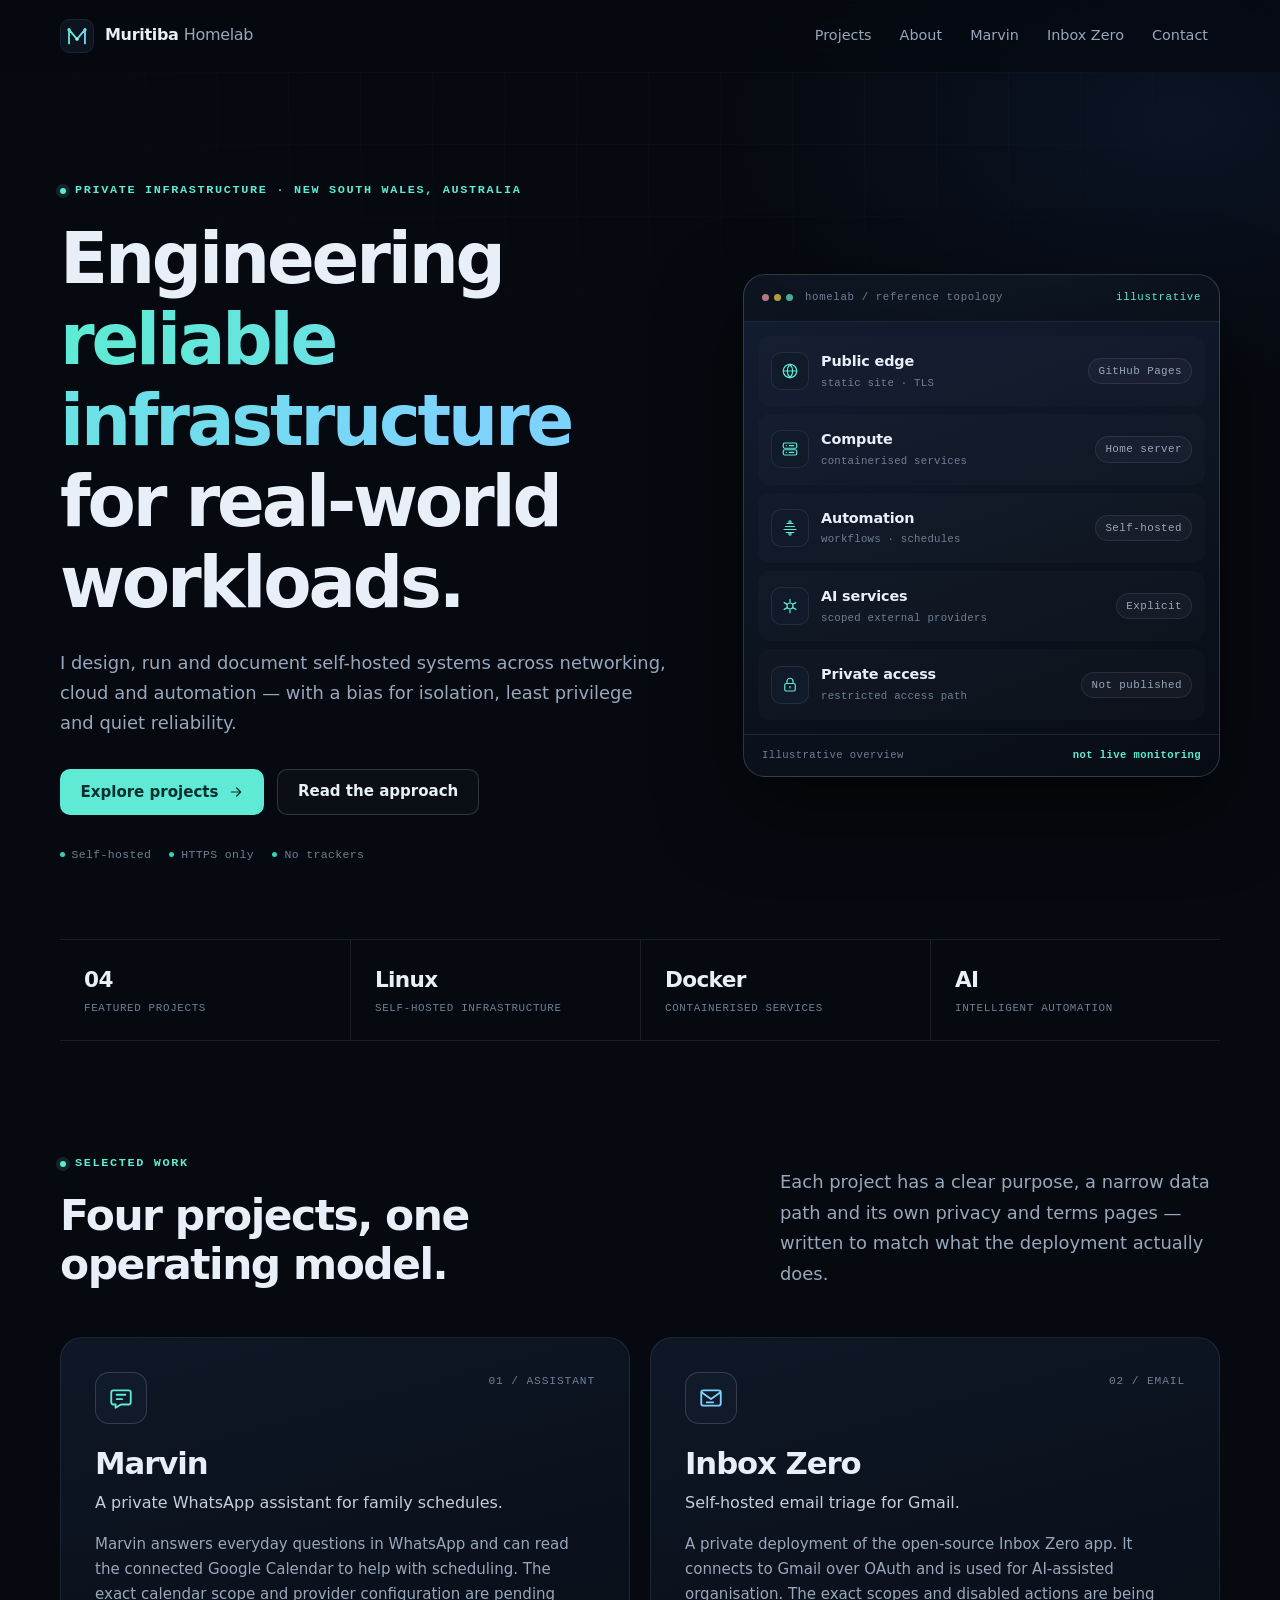
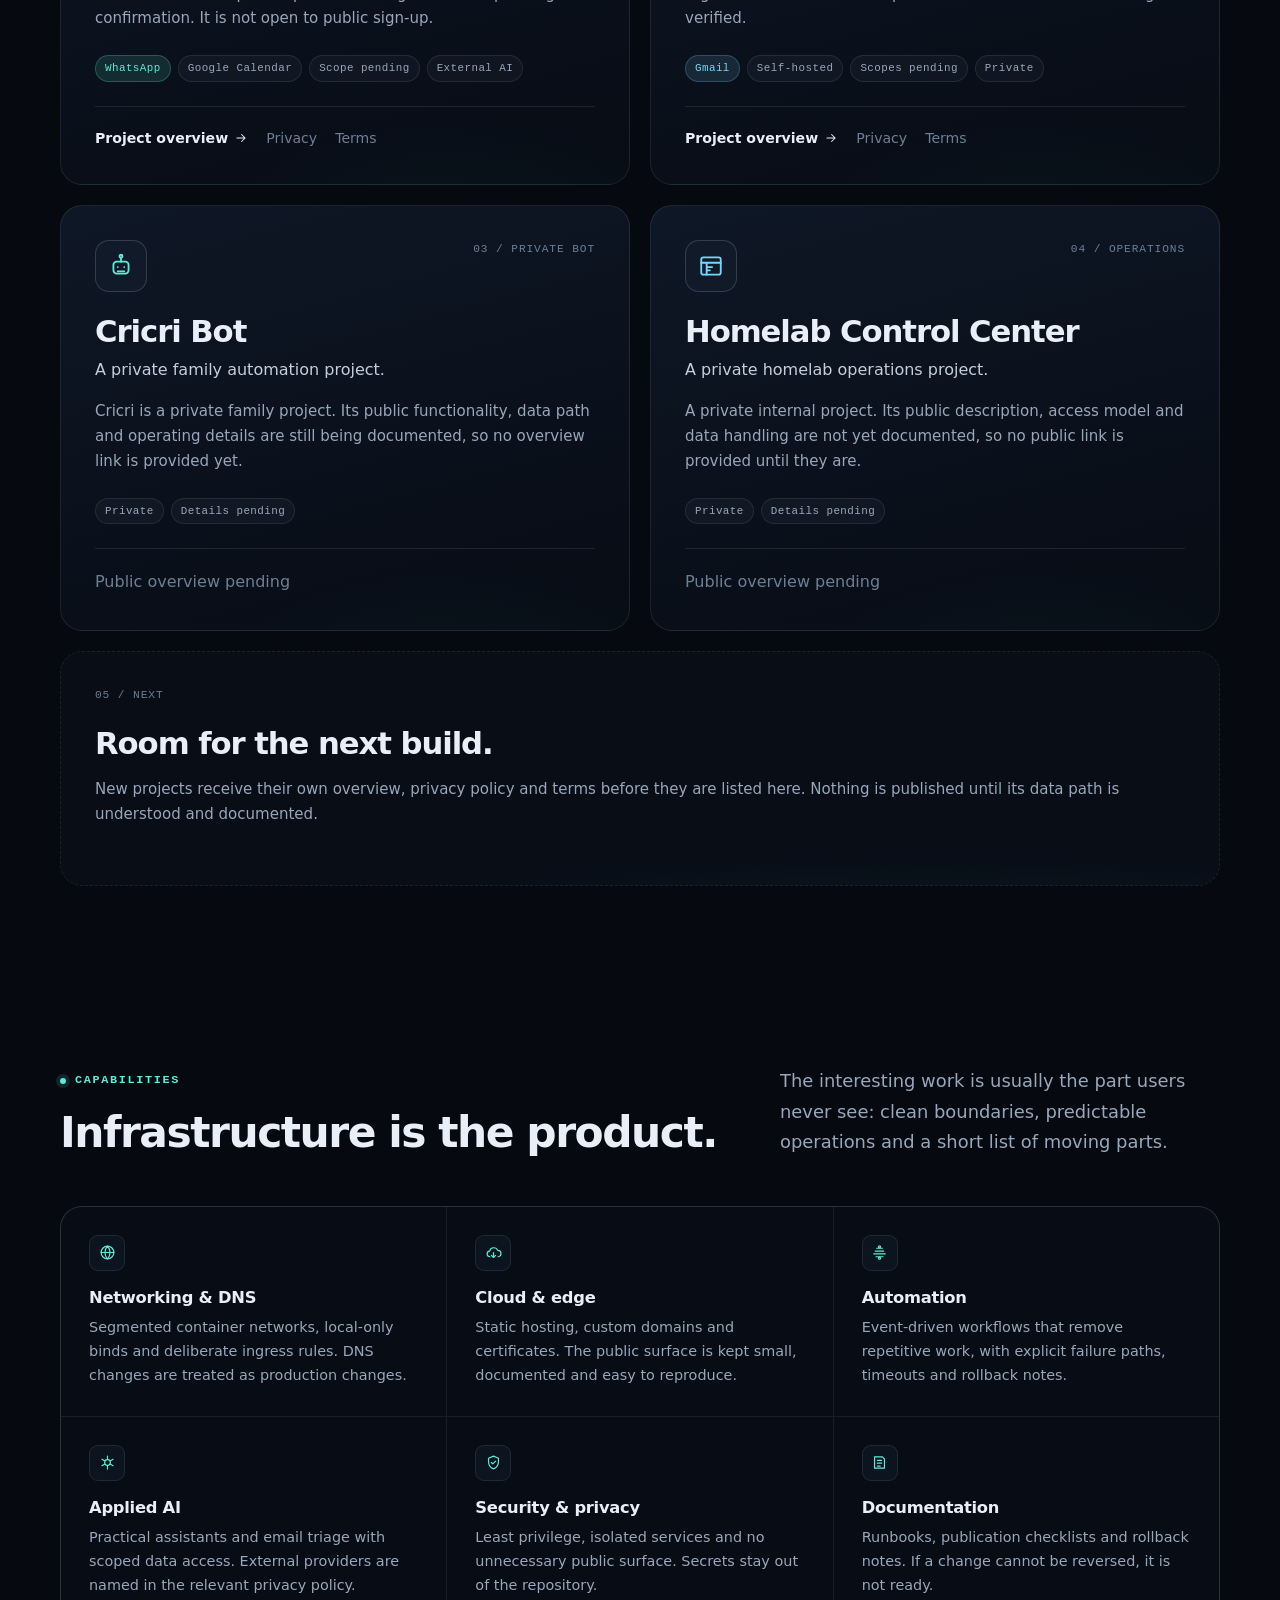
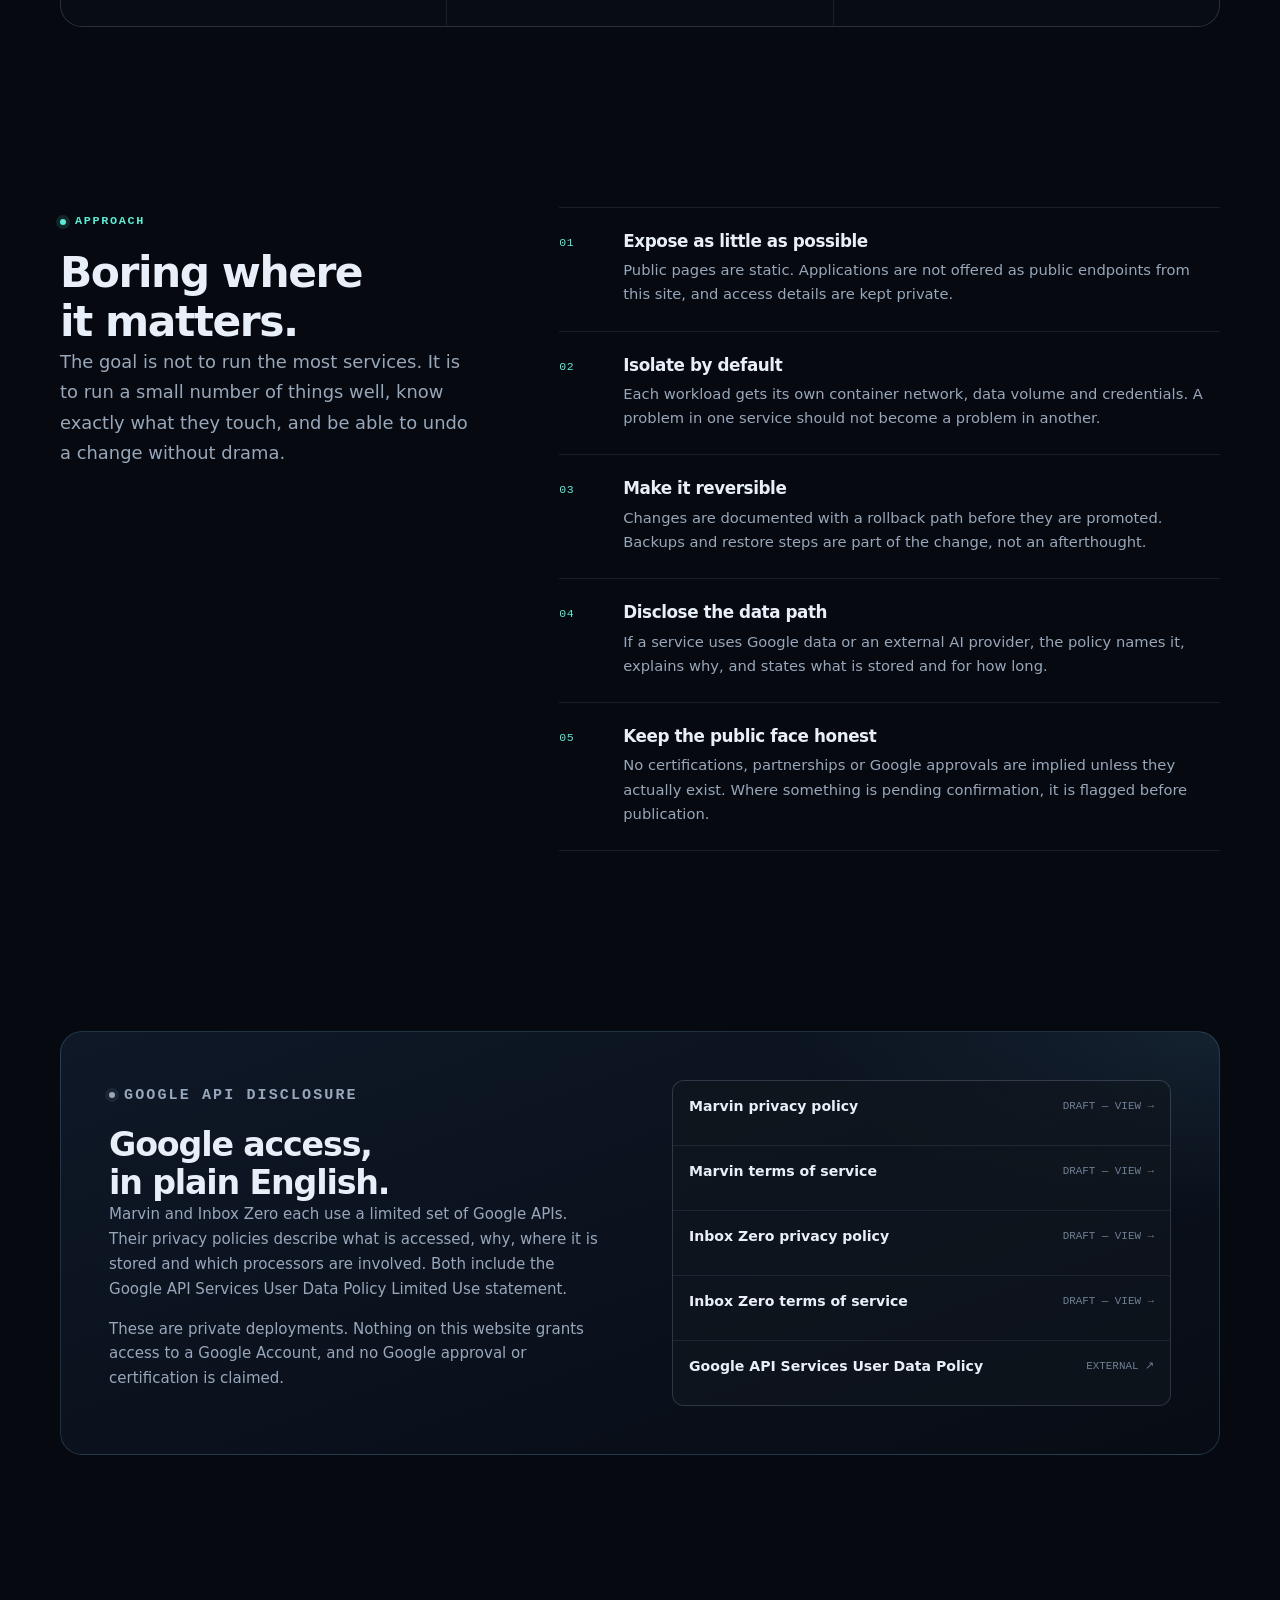
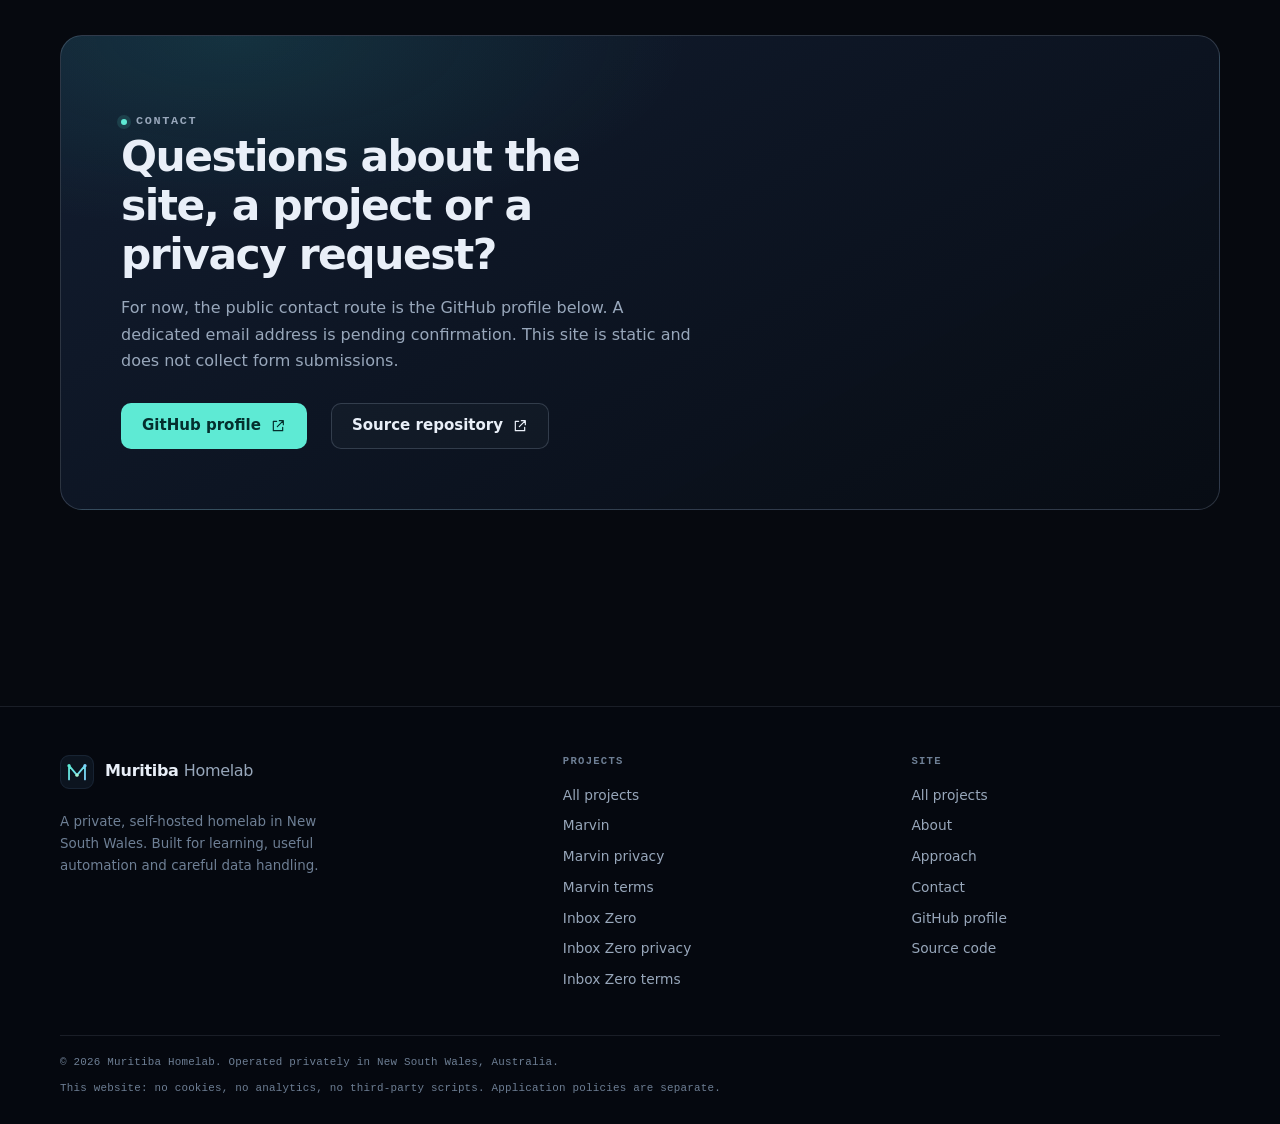
<file: docs/index.html>
<!doctype html>
<html lang="en-AU">
<head>
  <meta charset="utf-8">
  <meta name="viewport" content="width=device-width, initial-scale=1">
  <meta http-equiv="Content-Security-Policy" content="default-src 'self'; img-src 'self' data:; style-src 'self'; script-src 'self'; font-src 'self'; connect-src 'self'; base-uri 'self'; form-action 'none'">
  <meta name="referrer" content="strict-origin-when-cross-origin">
  <title>Muritiba Homelab — Infrastructure, automation and applied AI</title>
  <meta name="description" content="A private, self-hosted homelab in New South Wales. Projects across networking, cloud, automation and applied AI, including Marvin, Inbox Zero, Cricri Bot and Homelab Control Center.">
  <link rel="canonical" href="https://homelab.wmuritiba.com/">
  <meta name="theme-color" content="#06090f">
  <meta name="color-scheme" content="dark">

  <meta property="og:type" content="website">
  <meta property="og:site_name" content="Muritiba Homelab">
  <meta property="og:title" content="Muritiba Homelab — Infrastructure, automation and applied AI">
  <meta property="og:description" content="A private, self-hosted homelab in New South Wales. Projects across networking, cloud, automation and applied AI.">
  <meta property="og:url" content="https://homelab.wmuritiba.com/">
  <meta property="og:image" content="https://homelab.wmuritiba.com/assets/og-image.png">
  <meta property="og:image:width" content="1200">
  <meta property="og:image:height" content="630">
  <meta property="og:image:alt" content="Muritiba Homelab — a small, deliberate homelab for real workloads.">
  <meta property="og:locale" content="en_AU">
  <meta name="twitter:card" content="summary_large_image">
  <meta name="twitter:title" content="Muritiba Homelab">
  <meta name="twitter:description" content="Infrastructure, automation and applied AI in a private, self-hosted homelab.">
  <meta name="twitter:image" content="https://homelab.wmuritiba.com/assets/og-image.png">

  <link rel="icon" href="favicon.svg" type="image/svg+xml">
  <link rel="apple-touch-icon" href="assets/apple-touch-icon.png">
  <link rel="stylesheet" href="styles.css">
  <script src="script.js" defer></script>

  <script type="application/ld+json">
  {
    "@context": "https://schema.org",
    "@type": "WebSite",
    "name": "Muritiba Homelab",
    "url": "https://homelab.wmuritiba.com/",
    "description": "A private, self-hosted homelab in New South Wales, with projects across networking, cloud, automation and applied AI.",
    "inLanguage": "en-AU"
  }
  </script>
</head>
<body>
  <a class="skip-link" href="#main">Skip to content</a>

  <header class="site-header">
    <div class="container header-inner">
      <a class="brand" href="./" aria-label="Muritiba Homelab — home">
        <img class="brand-mark" src="assets/mark.svg" alt="" width="34" height="34">
        <span class="brand-text">Muritiba <span>Homelab</span></span>
      </a>

      <button class="nav-toggle" type="button" aria-expanded="false" aria-controls="site-nav" aria-label="Open navigation">
        <svg class="icon-menu" viewBox="0 0 24 24" fill="none" stroke="currentColor" stroke-width="1.8" stroke-linecap="round" aria-hidden="true" focusable="false">
          <path d="M4 7h16M4 12h16M4 17h16"/>
        </svg>
        <svg class="icon-close" viewBox="0 0 24 24" fill="none" stroke="currentColor" stroke-width="1.8" stroke-linecap="round" aria-hidden="true" focusable="false">
          <path d="M6 6l12 12M18 6 6 18"/>
        </svg>
      </button>

      <nav class="site-nav" id="site-nav" aria-label="Primary">
        <a href="projects/">Projects</a>
        <a href="about/">About</a>
        <a href="marvin/">Marvin</a>
        <a href="inbox-zero/">Inbox Zero</a>
        <a href="#contact">Contact</a>
      </nav>
    </div>
  </header>

  <main id="main">
    <section class="hero" aria-labelledby="hero-title">
      <div class="container hero-grid">
        <div class="hero-copy">
          <p class="eyebrow">Private infrastructure · New South Wales, Australia</p>
          <h1 id="hero-title">Engineering <span class="accent">reliable infrastructure</span> for real-world workloads.</h1>
          <p class="lead">I design, run and document self-hosted systems across networking, cloud and automation — with a bias for isolation, least privilege and quiet reliability.</p>
          <div class="button-row">
            <a class="button button--primary" href="projects/">
              Explore projects
              <svg viewBox="0 0 24 24" fill="none" stroke="currentColor" stroke-width="1.8" stroke-linecap="round" stroke-linejoin="round" aria-hidden="true" focusable="false"><path d="M5 12h14M13 6l6 6-6 6"/></svg>
            </a>
            <a class="button button--ghost" href="#approach">Read the approach</a>
          </div>
          <p class="hero-note">
            <span>Self-hosted</span>
            <span>HTTPS only</span>
            <span>No trackers</span>
          </p>
        </div>

        <div class="system-card" role="img" aria-label="Illustrative homelab architecture: a public static site on GitHub Pages, containerised services on a home server, self-hosted automation, scoped external AI services, and a restricted private access path. Not live monitoring.">
          <div class="system-bar">
            <span class="system-dots" aria-hidden="true"><i></i><i></i><i></i></span>
            <span>homelab / reference topology</span>
            <span class="system-bar__status">illustrative</span>
          </div>
          <div class="system-body">
            <div class="node-row">
              <span class="node-icon" aria-hidden="true">
                <svg viewBox="0 0 24 24" fill="none" stroke="currentColor" stroke-width="1.6" stroke-linecap="round" stroke-linejoin="round"><circle cx="12" cy="12" r="9"/><path d="M3 12h18M12 3c2.4 2.6 3.6 5.6 3.6 9s-1.2 6.4-3.6 9c-2.4-2.6-3.6-5.6-3.6-9S9.6 5.6 12 3z"/></svg>
              </span>
              <span class="node-copy"><strong>Public edge</strong><span>static site · TLS</span></span>
              <span class="pill">GitHub Pages</span>
            </div>
            <div class="node-row">
              <span class="node-icon" aria-hidden="true">
                <svg viewBox="0 0 24 24" fill="none" stroke="currentColor" stroke-width="1.6" stroke-linecap="round" stroke-linejoin="round"><rect x="3" y="4" width="18" height="7" rx="2"/><rect x="3" y="13" width="18" height="7" rx="2"/><path d="M7 7.5h.01M7 16.5h.01M11 7.5h6M11 16.5h6"/></svg>
              </span>
              <span class="node-copy"><strong>Compute</strong><span>containerised services</span></span>
              <span class="pill">Home server</span>
            </div>
            <div class="node-row">
              <span class="node-icon" aria-hidden="true">
                <svg viewBox="0 0 24 24" fill="none" stroke="currentColor" stroke-width="1.6" stroke-linecap="round" stroke-linejoin="round"><path d="M8 6h8M6 10h12M4 14h16M7 18h10"/><circle cx="12" cy="4" r="1.5"/><circle cx="12" cy="20" r="1.5"/></svg>
              </span>
              <span class="node-copy"><strong>Automation</strong><span>workflows · schedules</span></span>
              <span class="pill">Self-hosted</span>
            </div>
            <div class="node-row">
              <span class="node-icon" aria-hidden="true">
                <svg viewBox="0 0 24 24" fill="none" stroke="currentColor" stroke-width="1.6" stroke-linecap="round" stroke-linejoin="round"><path d="M12 3v4M12 17v4M4.2 7.5l3.5 2M16.3 14.5l3.5 2M4.2 16.5l3.5-2M16.3 9.5l3.5-2"/><circle cx="12" cy="12" r="4"/></svg>
              </span>
              <span class="node-copy"><strong>AI services</strong><span>scoped external providers</span></span>
              <span class="pill">Explicit</span>
            </div>
            <div class="node-row">
              <span class="node-icon" aria-hidden="true">
                <svg viewBox="0 0 24 24" fill="none" stroke="currentColor" stroke-width="1.6" stroke-linecap="round" stroke-linejoin="round"><rect x="5" y="10" width="14" height="10" rx="2"/><path d="M8 10V7a4 4 0 0 1 8 0v3"/><path d="M12 14v2"/></svg>
              </span>
              <span class="node-copy"><strong>Private access</strong><span>restricted access path</span></span>
              <span class="pill">Not published</span>
            </div>
          </div>
          <div class="system-foot">
            <span>Illustrative overview</span>
            <strong>not live monitoring</strong>
          </div>
        </div>
      </div>
    </section>

    <div class="container">
      <div class="stats" role="group" aria-label="Homelab at a glance">
        <div class="stat"><strong>04</strong><span>Featured projects</span></div>
        <div class="stat"><strong>Linux</strong><span>Self-hosted infrastructure</span></div>
        <div class="stat"><strong>Docker</strong><span>Containerised services</span></div>
        <div class="stat"><strong>AI</strong><span>Intelligent automation</span></div>
      </div>
    </div>

    <section class="section" id="projects" aria-labelledby="projects-title">
      <div class="container">
        <div class="section-head">
          <div class="section-title">
            <p class="eyebrow">Selected work</p>
            <h2 id="projects-title">Four projects, one operating model.</h2>
          </div>
          <div class="section-head__aside">
            <p class="lead">Each project has a clear purpose, a narrow data path and its own privacy and terms pages — written to match what the deployment actually does.</p>
          </div>
        </div>

        <div class="project-grid">
          <article class="project-card">
            <div class="project-card__top">
              <span class="app-icon" aria-hidden="true">
                <svg viewBox="0 0 24 24" fill="none" stroke="currentColor" stroke-width="1.7" stroke-linecap="round" stroke-linejoin="round"><path d="M5 5h14a2 2 0 0 1 2 2v9a2 2 0 0 1-2 2h-7l-5 3v-3H5a2 2 0 0 1-2-2V7a2 2 0 0 1 2-2z"/><path d="M8 9h8M8 13h5"/></svg>
              </span>
              <span class="project-index">01 / ASSISTANT</span>
            </div>
            <h3>Marvin</h3>
            <p class="project-card__tagline">A private WhatsApp assistant for family schedules.</p>
            <p class="project-card__body">Marvin answers everyday questions in WhatsApp and can read the connected Google Calendar to help with scheduling. The exact calendar scope and provider configuration are pending confirmation. It is not open to public sign-up.</p>
            <div class="project-card__meta tag-row">
              <span class="pill pill--accent">WhatsApp</span>
              <span class="pill">Google Calendar</span>
              <span class="pill">Scope pending</span>
              <span class="pill">External AI</span>
            </div>
            <div class="project-card__links">
              <a href="marvin/">Project overview
                <svg viewBox="0 0 24 24" fill="none" stroke="currentColor" stroke-width="1.8" stroke-linecap="round" stroke-linejoin="round" aria-hidden="true" focusable="false"><path d="M5 12h14M13 6l6 6-6 6"/></svg>
              </a>
              <a class="link-subtle" href="marvin/privacy/">Privacy</a>
              <a class="link-subtle" href="marvin/terms/">Terms</a>
            </div>
          </article>

          <article class="project-card">
            <div class="project-card__top">
              <span class="app-icon app-icon--blue" aria-hidden="true">
                <svg viewBox="0 0 24 24" fill="none" stroke="currentColor" stroke-width="1.7" stroke-linecap="round" stroke-linejoin="round"><rect x="3" y="5" width="18" height="14" rx="2"/><path d="m3.5 7 8.5 6 8.5-6"/><path d="M8 16h6"/></svg>
              </span>
              <span class="project-index">02 / EMAIL</span>
            </div>
            <h3>Inbox Zero</h3>
            <p class="project-card__tagline">Self-hosted email triage for Gmail.</p>
            <p class="project-card__body">A private deployment of the open-source Inbox Zero app. It connects to Gmail over OAuth and is used for AI-assisted organisation. The exact scopes and disabled actions are being verified.</p>
            <div class="project-card__meta tag-row">
              <span class="pill pill--blue">Gmail</span>
              <span class="pill">Self-hosted</span>
              <span class="pill">Scopes pending</span>
              <span class="pill">Private</span>
            </div>
            <div class="project-card__links">
              <a href="inbox-zero/">Project overview
                <svg viewBox="0 0 24 24" fill="none" stroke="currentColor" stroke-width="1.8" stroke-linecap="round" stroke-linejoin="round" aria-hidden="true" focusable="false"><path d="M5 12h14M13 6l6 6-6 6"/></svg>
              </a>
              <a class="link-subtle" href="inbox-zero/privacy/">Privacy</a>
              <a class="link-subtle" href="inbox-zero/terms/">Terms</a>
            </div>
          </article>

          <article class="project-card">
            <div class="project-card__top">
              <span class="app-icon" aria-hidden="true">
                <svg viewBox="0 0 24 24" fill="none" stroke="currentColor" stroke-width="1.7" stroke-linecap="round" stroke-linejoin="round"><rect x="5" y="8" width="14" height="11" rx="3"/><path d="M12 8V4M9 13h.01M15 13h.01M9 17h6"/><circle cx="12" cy="3" r="1.4"/></svg>
              </span>
              <span class="project-index">03 / PRIVATE BOT</span>
            </div>
            <h3>Cricri Bot</h3>
            <p class="project-card__tagline">A private family automation project.</p>
            <p class="project-card__body">Cricri is a private family project. Its public functionality, data path and operating details are still being documented, so no overview link is provided yet.</p>
            <div class="project-card__meta tag-row">
              <span class="pill">Private</span>
              <span class="pill">Details pending</span>
            </div>
            <div class="project-card__links">
              <span class="link-subtle">Public overview pending</span>
            </div>
          </article>

          <article class="project-card">
            <div class="project-card__top">
              <span class="app-icon app-icon--blue" aria-hidden="true">
                <svg viewBox="0 0 24 24" fill="none" stroke="currentColor" stroke-width="1.7" stroke-linecap="round" stroke-linejoin="round"><rect x="3" y="4" width="18" height="16" rx="2"/><path d="M3 9h18M8 9v11M8 13h5M8 16h3"/></svg>
              </span>
              <span class="project-index">04 / OPERATIONS</span>
            </div>
            <h3>Homelab Control Center</h3>
            <p class="project-card__tagline">A private homelab operations project.</p>
            <p class="project-card__body">A private internal project. Its public description, access model and data handling are not yet documented, so no public link is provided until they are.</p>
            <div class="project-card__meta tag-row">
              <span class="pill">Private</span>
              <span class="pill">Details pending</span>
            </div>
            <div class="project-card__links">
              <span class="link-subtle">Public overview pending</span>
            </div>
          </article>

          <article class="project-card project-card--placeholder">
            <div class="project-card__top">
              <span class="project-index">05 / NEXT</span>
            </div>
            <h3>Room for the next build.</h3>
            <p class="project-card__body">New projects receive their own overview, privacy policy and terms before they are listed here. Nothing is published until its data path is understood and documented.</p>
          </article>
        </div>
      </div>
    </section>

    <section class="section section--tight" aria-labelledby="capabilities-title">
      <div class="container">
        <div class="section-head">
          <div class="section-title">
            <p class="eyebrow">Capabilities</p>
            <h2 id="capabilities-title">Infrastructure is the product.</h2>
          </div>
          <div class="section-head__aside">
            <p class="lead">The interesting work is usually the part users never see: clean boundaries, predictable operations and a short list of moving parts.</p>
          </div>
        </div>

        <div class="cap-grid">
          <article class="cap-card">
            <span class="cap-card__icon" aria-hidden="true">
              <svg viewBox="0 0 24 24" fill="none" stroke="currentColor" stroke-width="1.7" stroke-linecap="round" stroke-linejoin="round"><circle cx="12" cy="12" r="9"/><path d="M3 12h18M12 3c2.4 2.6 3.6 5.6 3.6 9s-1.2 6.4-3.6 9c-2.4-2.6-3.6-5.6-3.6-9S9.6 5.6 12 3z"/></svg>
            </span>
            <h3>Networking &amp; DNS</h3>
            <p>Segmented container networks, local-only binds and deliberate ingress rules. DNS changes are treated as production changes.</p>
          </article>
          <article class="cap-card">
            <span class="cap-card__icon" aria-hidden="true">
              <svg viewBox="0 0 24 24" fill="none" stroke="currentColor" stroke-width="1.7" stroke-linecap="round" stroke-linejoin="round"><path d="M7 18a4 4 0 0 1-.4-7.98A6 6 0 0 1 18 9a4.5 4.5 0 0 1 .5 8.98"/><path d="M12 12v7M9 16l3 3 3-3"/></svg>
            </span>
            <h3>Cloud &amp; edge</h3>
            <p>Static hosting, custom domains and certificates. The public surface is kept small, documented and easy to reproduce.</p>
          </article>
          <article class="cap-card">
            <span class="cap-card__icon" aria-hidden="true">
              <svg viewBox="0 0 24 24" fill="none" stroke="currentColor" stroke-width="1.7" stroke-linecap="round" stroke-linejoin="round"><path d="M8 6h8M6 10h12M4 14h16M7 18h10"/><circle cx="12" cy="4" r="1.5"/><circle cx="12" cy="20" r="1.5"/></svg>
            </span>
            <h3>Automation</h3>
            <p>Event-driven workflows that remove repetitive work, with explicit failure paths, timeouts and rollback notes.</p>
          </article>
          <article class="cap-card">
            <span class="cap-card__icon" aria-hidden="true">
              <svg viewBox="0 0 24 24" fill="none" stroke="currentColor" stroke-width="1.7" stroke-linecap="round" stroke-linejoin="round"><path d="M12 3v4M12 17v4M4.2 7.5l3.5 2M16.3 14.5l3.5 2M4.2 16.5l3.5-2M16.3 9.5l3.5-2"/><circle cx="12" cy="12" r="4"/></svg>
            </span>
            <h3>Applied AI</h3>
            <p>Practical assistants and email triage with scoped data access. External providers are named in the relevant privacy policy.</p>
          </article>
          <article class="cap-card">
            <span class="cap-card__icon" aria-hidden="true">
              <svg viewBox="0 0 24 24" fill="none" stroke="currentColor" stroke-width="1.7" stroke-linecap="round" stroke-linejoin="round"><path d="M12 3 5 6v5c0 4.4 2.9 8.4 7 10 4.1-1.6 7-5.6 7-10V6l-7-3z"/><path d="m9 12 2 2 4-4"/></svg>
            </span>
            <h3>Security &amp; privacy</h3>
            <p>Least privilege, isolated services and no unnecessary public surface. Secrets stay out of the repository.</p>
          </article>
          <article class="cap-card">
            <span class="cap-card__icon" aria-hidden="true">
              <svg viewBox="0 0 24 24" fill="none" stroke="currentColor" stroke-width="1.7" stroke-linecap="round" stroke-linejoin="round"><path d="M5 4h11l3 3v13H5z"/><path d="M9 9h6M9 13h6M9 17h4"/></svg>
            </span>
            <h3>Documentation</h3>
            <p>Runbooks, publication checklists and rollback notes. If a change cannot be reversed, it is not ready.</p>
          </article>
        </div>
      </div>
    </section>

    <section class="section" id="approach" aria-labelledby="approach-title">
      <div class="container approach-grid">
        <div class="approach-intro">
          <p class="eyebrow">Approach</p>
          <h2 id="approach-title">Boring where it matters.</h2>
          <p class="lead">The goal is not to run the most services. It is to run a small number of things well, know exactly what they touch, and be able to undo a change without drama.</p>
        </div>

        <ol class="principle-list">
          <li class="principle">
            <span class="principle__num">01</span>
            <div>
              <h3>Expose as little as possible</h3>
              <p>Public pages are static. Applications are not offered as public endpoints from this site, and access details are kept private.</p>
            </div>
          </li>
          <li class="principle">
            <span class="principle__num">02</span>
            <div>
              <h3>Isolate by default</h3>
              <p>Each workload gets its own container network, data volume and credentials. A problem in one service should not become a problem in another.</p>
            </div>
          </li>
          <li class="principle">
            <span class="principle__num">03</span>
            <div>
              <h3>Make it reversible</h3>
              <p>Changes are documented with a rollback path before they are promoted. Backups and restore steps are part of the change, not an afterthought.</p>
            </div>
          </li>
          <li class="principle">
            <span class="principle__num">04</span>
            <div>
              <h3>Disclose the data path</h3>
              <p>If a service uses Google data or an external AI provider, the policy names it, explains why, and states what is stored and for how long.</p>
            </div>
          </li>
          <li class="principle">
            <span class="principle__num">05</span>
            <div>
              <h3>Keep the public face honest</h3>
              <p>No certifications, partnerships or Google approvals are implied unless they actually exist. Where something is pending confirmation, it is flagged before publication.</p>
            </div>
          </li>
        </ol>
      </div>
    </section>

    <section class="section section--tight" aria-labelledby="google-title">
      <div class="container">
        <div class="oauth-panel">
          <div>
            <p class="eyebrow eyebrow--muted">Google API disclosure</p>
            <h2 id="google-title">Google access, in plain English.</h2>
            <p>Marvin and Inbox Zero each use a limited set of Google APIs. Their privacy policies describe what is accessed, why, where it is stored and which processors are involved. Both include the Google API Services User Data Policy Limited Use statement.</p>
            <p>These are private deployments. Nothing on this website grants access to a Google Account, and no Google approval or certification is claimed.</p>
                      </div>
          <ul class="disclosure-list">
            <li><a href="marvin/privacy/">Marvin privacy policy <span>DRAFT — VIEW →</span></a></li>
            <li><a href="marvin/terms/">Marvin terms of service <span>DRAFT — VIEW →</span></a></li>
            <li><a href="inbox-zero/privacy/">Inbox Zero privacy policy <span>DRAFT — VIEW →</span></a></li>
            <li><a href="inbox-zero/terms/">Inbox Zero terms of service <span>DRAFT — VIEW →</span></a></li>
            <li>
              <a href="https://developers.google.com/terms/api-services-user-data-policy" rel="noopener">Google API Services User Data Policy <span>EXTERNAL ↗</span></a>
            </li>
          </ul>
        </div>
      </div>
    </section>

    <section class="section" id="contact" aria-labelledby="contact-title">
      <div class="container">
        <div class="contact-panel">
          <p class="eyebrow">Contact</p>
          <h2 id="contact-title">Questions about the site, a project or a privacy request?</h2>
          <p>For now, the public contact route is the GitHub profile below. A dedicated email address is pending confirmation. This site is static and does not collect form submissions.</p>
          <div class="contact-actions">
            <a class="button button--primary" href="https://github.com/wmuritiba" rel="noopener">
              GitHub profile
              <svg viewBox="0 0 24 24" fill="none" stroke="currentColor" stroke-width="1.8" stroke-linecap="round" stroke-linejoin="round" aria-hidden="true" focusable="false"><path d="M14 4h6v6M20 4l-9 9M10 5H5v14h14v-5"/></svg>
            </a>
            <a class="button button--ghost" href="https://github.com/wmuritiba/homelab-website" rel="noopener">
              Source repository
              <svg viewBox="0 0 24 24" fill="none" stroke="currentColor" stroke-width="1.8" stroke-linecap="round" stroke-linejoin="round" aria-hidden="true" focusable="false"><path d="M14 4h6v6M20 4l-9 9M10 5H5v14h14v-5"/></svg>
            </a>
          </div>
        </div>
      </div>
    </section>
  </main>

  <footer class="site-footer">
    <div class="container footer-grid">
      <div class="footer-brand">
        <a class="brand" href="./" aria-label="Muritiba Homelab — home">
          <img class="brand-mark" src="assets/mark.svg" alt="" width="34" height="34">
          <span class="brand-text">Muritiba <span>Homelab</span></span>
        </a>
        <p>A private, self-hosted homelab in New South Wales. Built for learning, useful automation and careful data handling.</p>
      </div>
      <div class="footer-col">
        <h3>Projects</h3>
        <a href="projects/">All projects</a>
        <a href="marvin/">Marvin</a>
        <a href="marvin/privacy/">Marvin privacy</a>
        <a href="marvin/terms/">Marvin terms</a>
        <a href="inbox-zero/">Inbox Zero</a>
        <a href="inbox-zero/privacy/">Inbox Zero privacy</a>
        <a href="inbox-zero/terms/">Inbox Zero terms</a>
      </div>
      <div class="footer-col">
        <h3>Site</h3>
        <a href="projects/">All projects</a>
        <a href="about/">About</a>
        <a href="#approach">Approach</a>
        <a href="#contact">Contact</a>
        <a href="https://github.com/wmuritiba" rel="noopener">GitHub profile</a>
        <a href="https://github.com/wmuritiba/homelab-website" rel="noopener">Source code</a>
      </div>
    </div>
    <div class="container footer-bottom">
      <p>© 2026 Muritiba Homelab. Operated privately in New South Wales, Australia.</p>
      <p>This website: no cookies, no analytics, no third-party scripts. Application policies are separate.</p>
    </div>
  </footer>
</body>
</html>
</file>
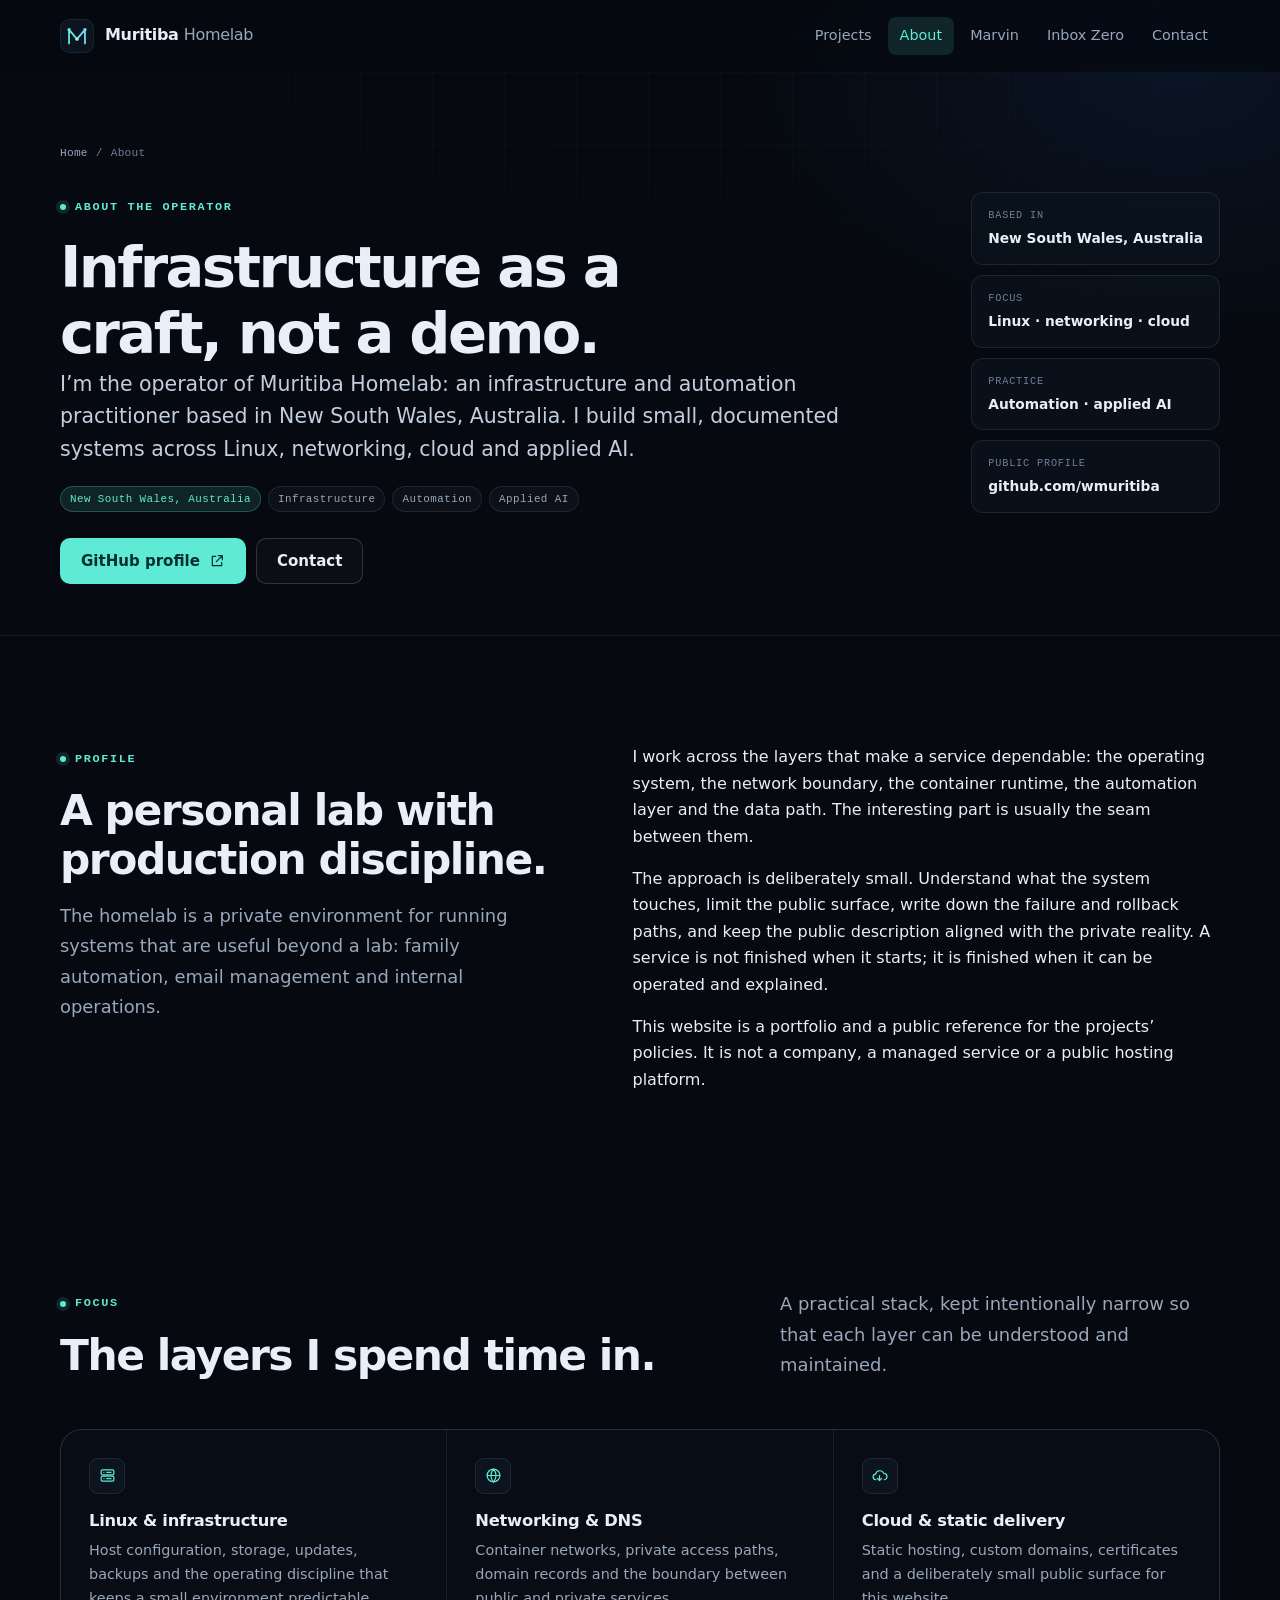
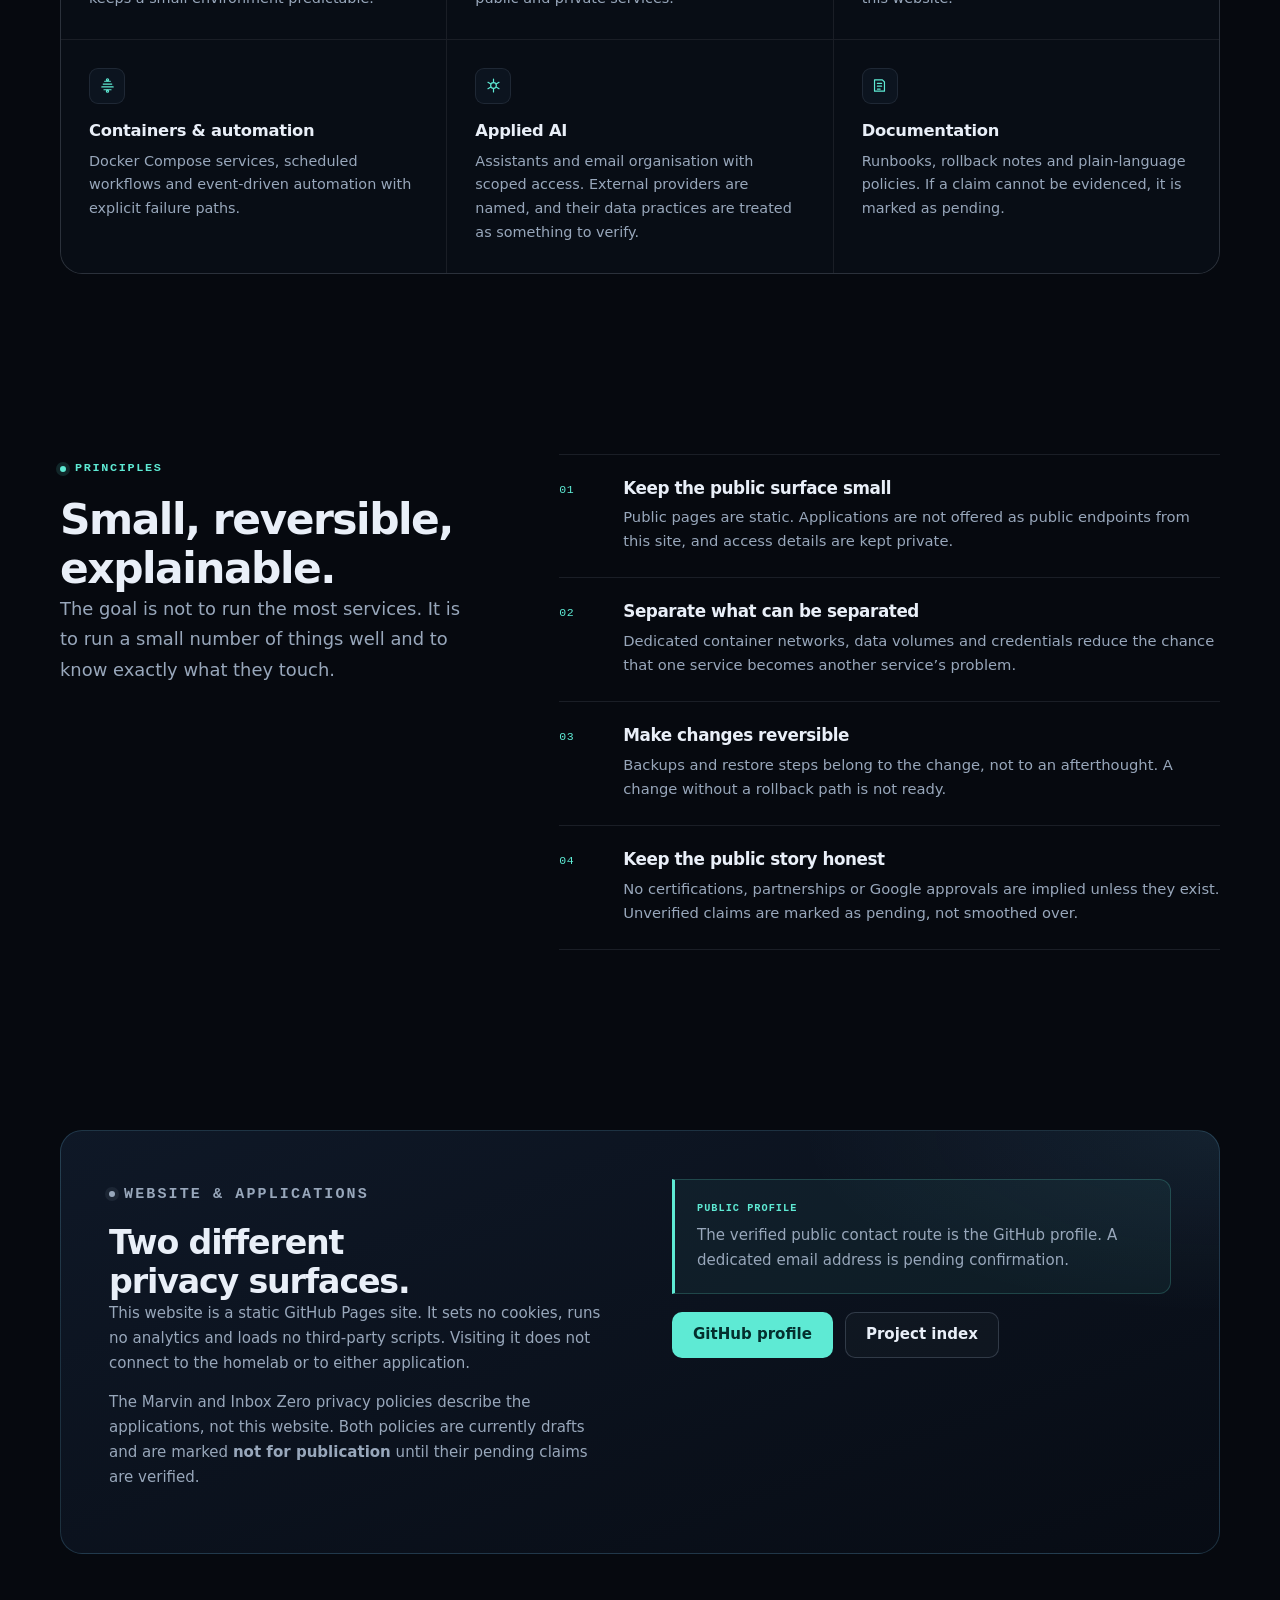
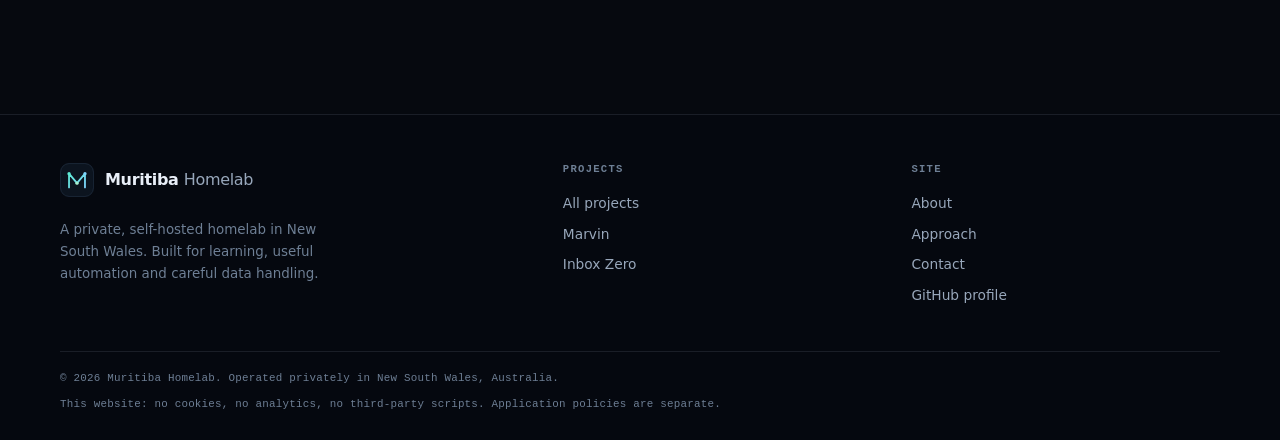
<file: docs/about/index.html>
<!doctype html>
<html lang="en-AU">
<head>
  <meta charset="utf-8">
  <meta name="viewport" content="width=device-width, initial-scale=1">
  <meta http-equiv="Content-Security-Policy" content="default-src 'self'; img-src 'self' data:; style-src 'self'; script-src 'self'; font-src 'self'; connect-src 'self'; base-uri 'self'; form-action 'none'">
  <meta name="referrer" content="strict-origin-when-cross-origin">
  <title>About — Muritiba Homelab</title>
  <meta name="description" content="About the operator of the Muritiba Homelab: infrastructure, networking, cloud, automation and applied AI, based in New South Wales, Australia.">
  <link rel="canonical" href="https://homelab.wmuritiba.com/about/">
  <meta name="theme-color" content="#06090f">
  <meta name="color-scheme" content="dark">

  <meta property="og:type" content="profile">
  <meta property="og:site_name" content="Muritiba Homelab">
  <meta property="og:title" content="About — Muritiba Homelab">
  <meta property="og:description" content="Infrastructure, networking, cloud, automation and applied AI in a private New South Wales homelab.">
  <meta property="og:url" content="https://homelab.wmuritiba.com/about/">
  <meta property="og:image" content="https://homelab.wmuritiba.com/assets/og-image.png">
  <meta property="og:image:width" content="1200">
  <meta property="og:image:height" content="630">
  <meta property="og:locale" content="en_AU">
  <meta name="twitter:card" content="summary_large_image">

  <link rel="icon" href="../favicon.svg" type="image/svg+xml">
  <link rel="apple-touch-icon" href="../assets/apple-touch-icon.png">
  <link rel="stylesheet" href="../styles.css">
  <script src="../script.js" defer></script>
</head>
<body>
  <a class="skip-link" href="#main">Skip to content</a>

  <header class="site-header">
    <div class="container header-inner">
      <a class="brand" href="../" aria-label="Muritiba Homelab — home">
        <img class="brand-mark" src="../assets/mark.svg" alt="" width="34" height="34">
        <span class="brand-text">Muritiba <span>Homelab</span></span>
      </a>

      <button class="nav-toggle" type="button" aria-expanded="false" aria-controls="site-nav" aria-label="Open navigation">
        <svg class="icon-menu" viewBox="0 0 24 24" fill="none" stroke="currentColor" stroke-width="1.8" stroke-linecap="round" aria-hidden="true" focusable="false"><path d="M4 7h16M4 12h16M4 17h16"/></svg>
        <svg class="icon-close" viewBox="0 0 24 24" fill="none" stroke="currentColor" stroke-width="1.8" stroke-linecap="round" aria-hidden="true" focusable="false"><path d="M6 6l12 12M18 6 6 18"/></svg>
      </button>

      <nav class="site-nav" id="site-nav" aria-label="Primary">
        <a href="../projects/">Projects</a>
        <a href="./" aria-current="page">About</a>
        <a href="../marvin/">Marvin</a>
        <a href="../inbox-zero/">Inbox Zero</a>
        <a href="../#contact">Contact</a>
      </nav>
    </div>
  </header>

  <main id="main">
    <section class="page-hero">
      <div class="container">
        <nav class="breadcrumb" aria-label="Breadcrumb">
          <a href="../">Home</a>
          <span aria-hidden="true">/</span>
          <span>About</span>
        </nav>

        <div class="app-hero">
          <div>
            <p class="eyebrow">About the operator</p>
            <h1>Infrastructure as a craft, not a demo.</h1>
            <p class="app-hero__tagline">I’m the operator of Muritiba Homelab: an infrastructure and automation practitioner based in New South Wales, Australia. I build small, documented systems across Linux, networking, cloud and applied AI.</p>
            <div class="app-hero__badges">
              <span class="pill pill--accent">New South Wales, Australia</span>
              <span class="pill">Infrastructure</span>
              <span class="pill">Automation</span>
              <span class="pill">Applied AI</span>
            </div>
            <div class="app-hero__actions">
              <a class="button button--primary" href="https://github.com/wmuritiba" rel="noopener">
                GitHub profile
                <svg viewBox="0 0 24 24" fill="none" stroke="currentColor" stroke-width="1.8" stroke-linecap="round" stroke-linejoin="round" aria-hidden="true" focusable="false"><path d="M14 4h6v6M20 4l-9 9M10 5H5v14h14v-5"/></svg>
              </a>
              <a class="button button--ghost" href="../#contact">Contact</a>
            </div>
          </div>

          <aside class="app-hero__side" aria-label="Profile at a glance">
            <div class="meta-card"><span>Based in</span><strong>New South Wales, Australia</strong></div>
            <div class="meta-card"><span>Focus</span><strong>Linux · networking · cloud</strong></div>
            <div class="meta-card"><span>Practice</span><strong>Automation · applied AI</strong></div>
            <div class="meta-card"><span>Public profile</span><strong>github.com/wmuritiba</strong></div>
          </aside>
        </div>
      </div>
    </section>

    <section class="section" aria-labelledby="profile-title">
      <div class="container split">
        <div>
          <p class="eyebrow">Profile</p>
          <h2 id="profile-title">A personal lab with production discipline.</h2>
          <p class="lead">The homelab is a private environment for running systems that are useful beyond a lab: family automation, email management and internal operations.</p>
        </div>
        <div>
          <p>I work across the layers that make a service dependable: the operating system, the network boundary, the container runtime, the automation layer and the data path. The interesting part is usually the seam between them.</p>
          <p>The approach is deliberately small. Understand what the system touches, limit the public surface, write down the failure and rollback paths, and keep the public description aligned with the private reality. A service is not finished when it starts; it is finished when it can be operated and explained.</p>
          <p>This website is a portfolio and a public reference for the projects’ policies. It is not a company, a managed service or a public hosting platform.</p>
        </div>
      </div>
    </section>

    <section class="section section--tight" aria-labelledby="focus-title">
      <div class="container">
        <div class="section-head">
          <div class="section-title">
            <p class="eyebrow">Focus</p>
            <h2 id="focus-title">The layers I spend time in.</h2>
          </div>
          <div class="section-head__aside">
            <p class="lead">A practical stack, kept intentionally narrow so that each layer can be understood and maintained.</p>
          </div>
        </div>

        <div class="cap-grid">
          <article class="cap-card">
            <span class="cap-card__icon" aria-hidden="true">
              <svg viewBox="0 0 24 24" fill="none" stroke="currentColor" stroke-width="1.7" stroke-linecap="round" stroke-linejoin="round"><rect x="3" y="4" width="18" height="7" rx="2"/><rect x="3" y="13" width="18" height="7" rx="2"/><path d="M7 7.5h.01M7 16.5h.01M11 7.5h6M11 16.5h6"/></svg>
            </span>
            <h3>Linux &amp; infrastructure</h3>
            <p>Host configuration, storage, updates, backups and the operating discipline that keeps a small environment predictable.</p>
          </article>
          <article class="cap-card">
            <span class="cap-card__icon" aria-hidden="true">
              <svg viewBox="0 0 24 24" fill="none" stroke="currentColor" stroke-width="1.7" stroke-linecap="round" stroke-linejoin="round"><circle cx="12" cy="12" r="9"/><path d="M3 12h18M12 3c2.4 2.6 3.6 5.6 3.6 9s-1.2 6.4-3.6 9c-2.4-2.6-3.6-5.6-3.6-9S9.6 5.6 12 3z"/></svg>
            </span>
            <h3>Networking &amp; DNS</h3>
            <p>Container networks, private access paths, domain records and the boundary between public and private services.</p>
          </article>
          <article class="cap-card">
            <span class="cap-card__icon" aria-hidden="true">
              <svg viewBox="0 0 24 24" fill="none" stroke="currentColor" stroke-width="1.7" stroke-linecap="round" stroke-linejoin="round"><path d="M7 18a4 4 0 0 1-.4-7.98A6 6 0 0 1 18 9a4.5 4.5 0 0 1 .5 8.98"/><path d="M12 12v7M9 16l3 3 3-3"/></svg>
            </span>
            <h3>Cloud &amp; static delivery</h3>
            <p>Static hosting, custom domains, certificates and a deliberately small public surface for this website.</p>
          </article>
          <article class="cap-card">
            <span class="cap-card__icon" aria-hidden="true">
              <svg viewBox="0 0 24 24" fill="none" stroke="currentColor" stroke-width="1.7" stroke-linecap="round" stroke-linejoin="round"><path d="M8 6h8M6 10h12M4 14h16M7 18h10"/><circle cx="12" cy="4" r="1.5"/><circle cx="12" cy="20" r="1.5"/></svg>
            </span>
            <h3>Containers &amp; automation</h3>
            <p>Docker Compose services, scheduled workflows and event-driven automation with explicit failure paths.</p>
          </article>
          <article class="cap-card">
            <span class="cap-card__icon" aria-hidden="true">
              <svg viewBox="0 0 24 24" fill="none" stroke="currentColor" stroke-width="1.7" stroke-linecap="round" stroke-linejoin="round"><path d="M12 3v4M12 17v4M4.2 7.5l3.5 2M16.3 14.5l3.5 2M4.2 16.5l3.5-2M16.3 9.5l3.5-2"/><circle cx="12" cy="12" r="4"/></svg>
            </span>
            <h3>Applied AI</h3>
            <p>Assistants and email organisation with scoped access. External providers are named, and their data practices are treated as something to verify.</p>
          </article>
          <article class="cap-card">
            <span class="cap-card__icon" aria-hidden="true">
              <svg viewBox="0 0 24 24" fill="none" stroke="currentColor" stroke-width="1.7" stroke-linecap="round" stroke-linejoin="round"><path d="M5 4h11l3 3v13H5z"/><path d="M9 9h6M9 13h6M9 17h4"/></svg>
            </span>
            <h3>Documentation</h3>
            <p>Runbooks, rollback notes and plain-language policies. If a claim cannot be evidenced, it is marked as pending.</p>
          </article>
        </div>
      </div>
    </section>

    <section class="section" aria-labelledby="principles-title">
      <div class="container approach-grid">
        <div class="approach-intro">
          <p class="eyebrow">Principles</p>
          <h2 id="principles-title">Small, reversible, explainable.</h2>
          <p class="lead">The goal is not to run the most services. It is to run a small number of things well and to know exactly what they touch.</p>
        </div>

        <ol class="principle-list">
          <li class="principle">
            <span class="principle__num">01</span>
            <div>
              <h3>Keep the public surface small</h3>
              <p>Public pages are static. Applications are not offered as public endpoints from this site, and access details are kept private.</p>
            </div>
          </li>
          <li class="principle">
            <span class="principle__num">02</span>
            <div>
              <h3>Separate what can be separated</h3>
              <p>Dedicated container networks, data volumes and credentials reduce the chance that one service becomes another service’s problem.</p>
            </div>
          </li>
          <li class="principle">
            <span class="principle__num">03</span>
            <div>
              <h3>Make changes reversible</h3>
              <p>Backups and restore steps belong to the change, not to an afterthought. A change without a rollback path is not ready.</p>
            </div>
          </li>
          <li class="principle">
            <span class="principle__num">04</span>
            <div>
              <h3>Keep the public story honest</h3>
              <p>No certifications, partnerships or Google approvals are implied unless they exist. Unverified claims are marked as pending, not smoothed over.</p>
            </div>
          </li>
        </ol>
      </div>
    </section>

    <section class="section section--tight" aria-labelledby="site-privacy-title">
      <div class="container">
        <div class="oauth-panel">
          <div>
            <p class="eyebrow eyebrow--muted">Website &amp; applications</p>
            <h2 id="site-privacy-title">Two different privacy surfaces.</h2>
            <p>This website is a static GitHub Pages site. It sets no cookies, runs no analytics and loads no third-party scripts. Visiting it does not connect to the homelab or to either application.</p>
            <p>The Marvin and Inbox Zero privacy policies describe the applications, not this website. Both policies are currently drafts and are marked <strong>not for publication</strong> until their pending claims are verified.</p>
          </div>
          <div>
            <div class="callout">
              <span class="callout__label">Public profile</span>
              <p>The verified public contact route is the GitHub profile. A dedicated email address is pending confirmation.</p>
            </div>
            <div class="button-row button-row--compact">
              <a class="button button--primary" href="https://github.com/wmuritiba" rel="noopener">GitHub profile</a>
              <a class="button button--ghost" href="../projects/">Project index</a>
            </div>
          </div>
        </div>
      </div>
    </section>
  </main>

  <footer class="site-footer">
    <div class="container footer-grid">
      <div class="footer-brand">
        <a class="brand" href="../" aria-label="Muritiba Homelab — home">
          <img class="brand-mark" src="../assets/mark.svg" alt="" width="34" height="34">
          <span class="brand-text">Muritiba <span>Homelab</span></span>
        </a>
        <p>A private, self-hosted homelab in New South Wales. Built for learning, useful automation and careful data handling.</p>
      </div>
      <div class="footer-col">
        <h3>Projects</h3>
        <a href="../projects/">All projects</a>
        <a href="../marvin/">Marvin</a>
        <a href="../inbox-zero/">Inbox Zero</a>
      </div>
      <div class="footer-col">
        <h3>Site</h3>
        <a href="./">About</a>
        <a href="../#approach">Approach</a>
        <a href="../#contact">Contact</a>
        <a href="https://github.com/wmuritiba" rel="noopener">GitHub profile</a>
      </div>
    </div>
    <div class="container footer-bottom">
      <p>© 2026 Muritiba Homelab. Operated privately in New South Wales, Australia.</p>
      <p>This website: no cookies, no analytics, no third-party scripts. Application policies are separate.</p>
    </div>
  </footer>
</body>
</html>
</file>
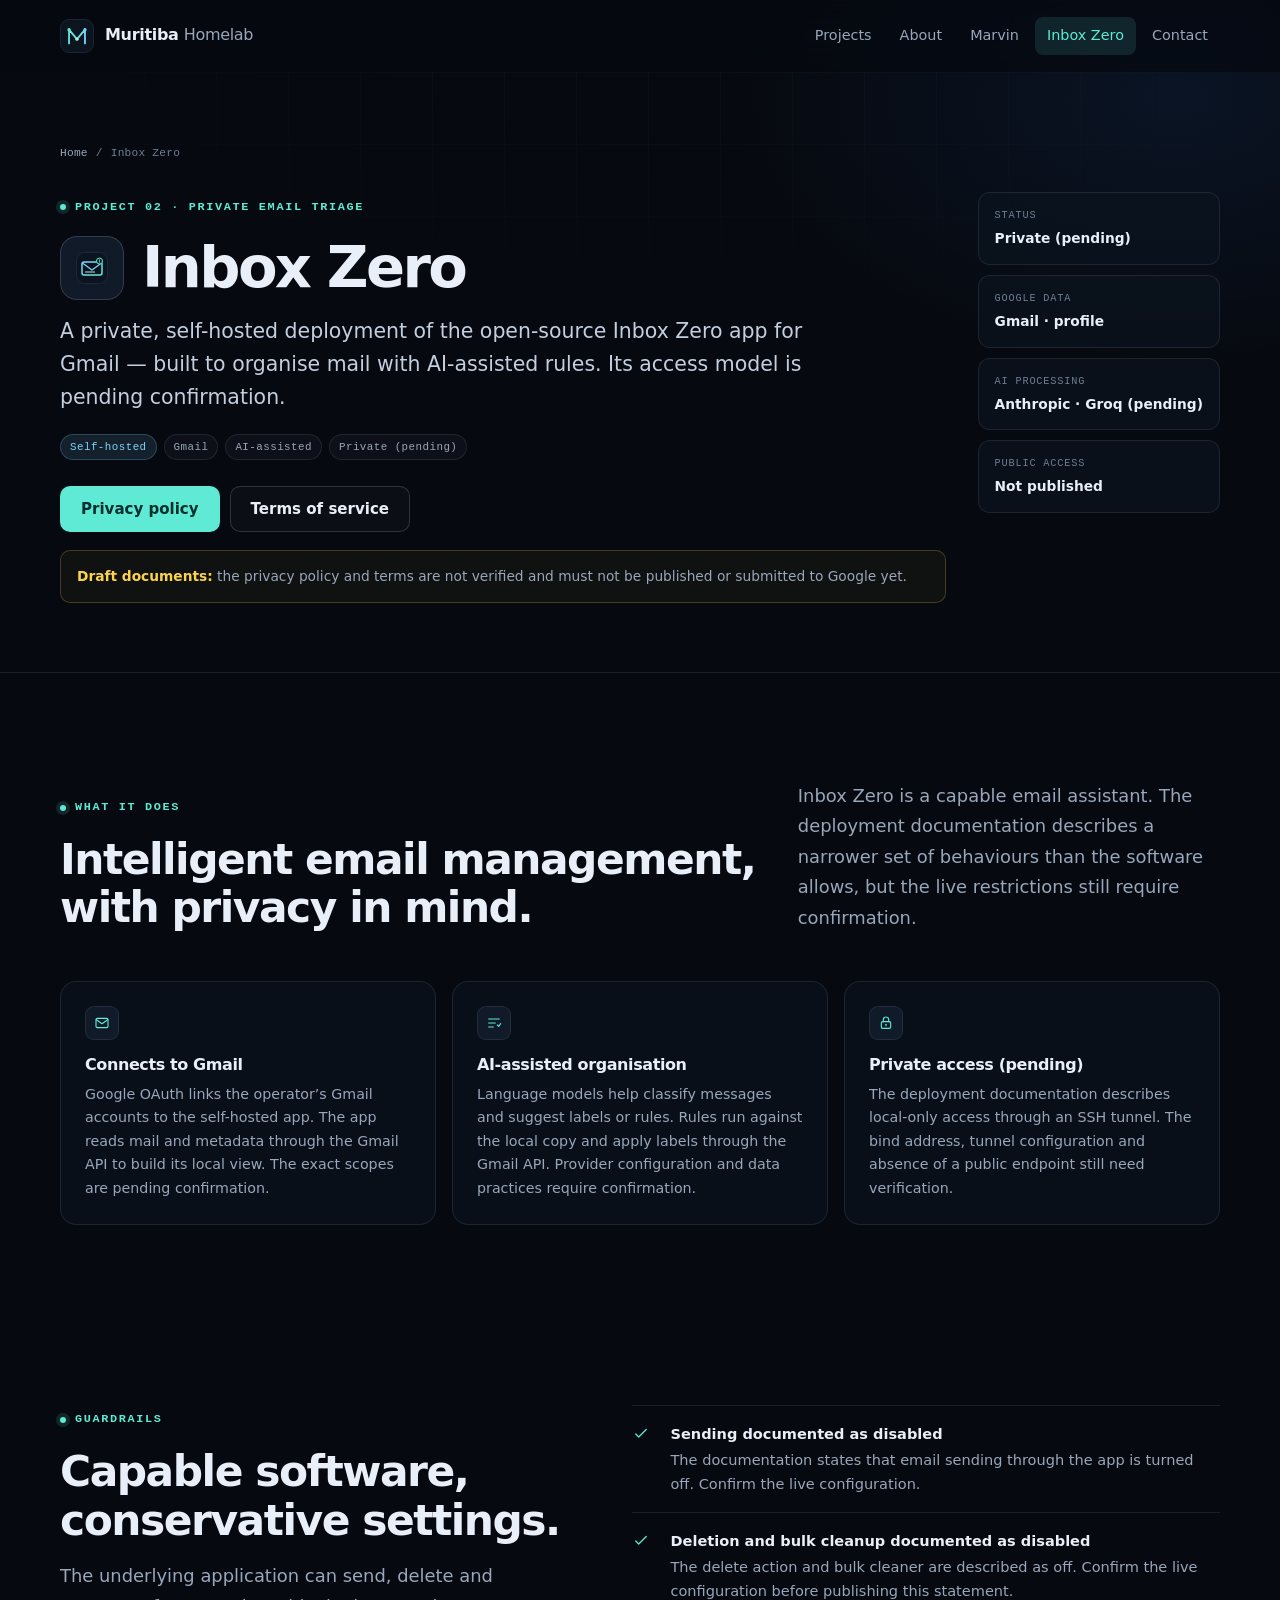
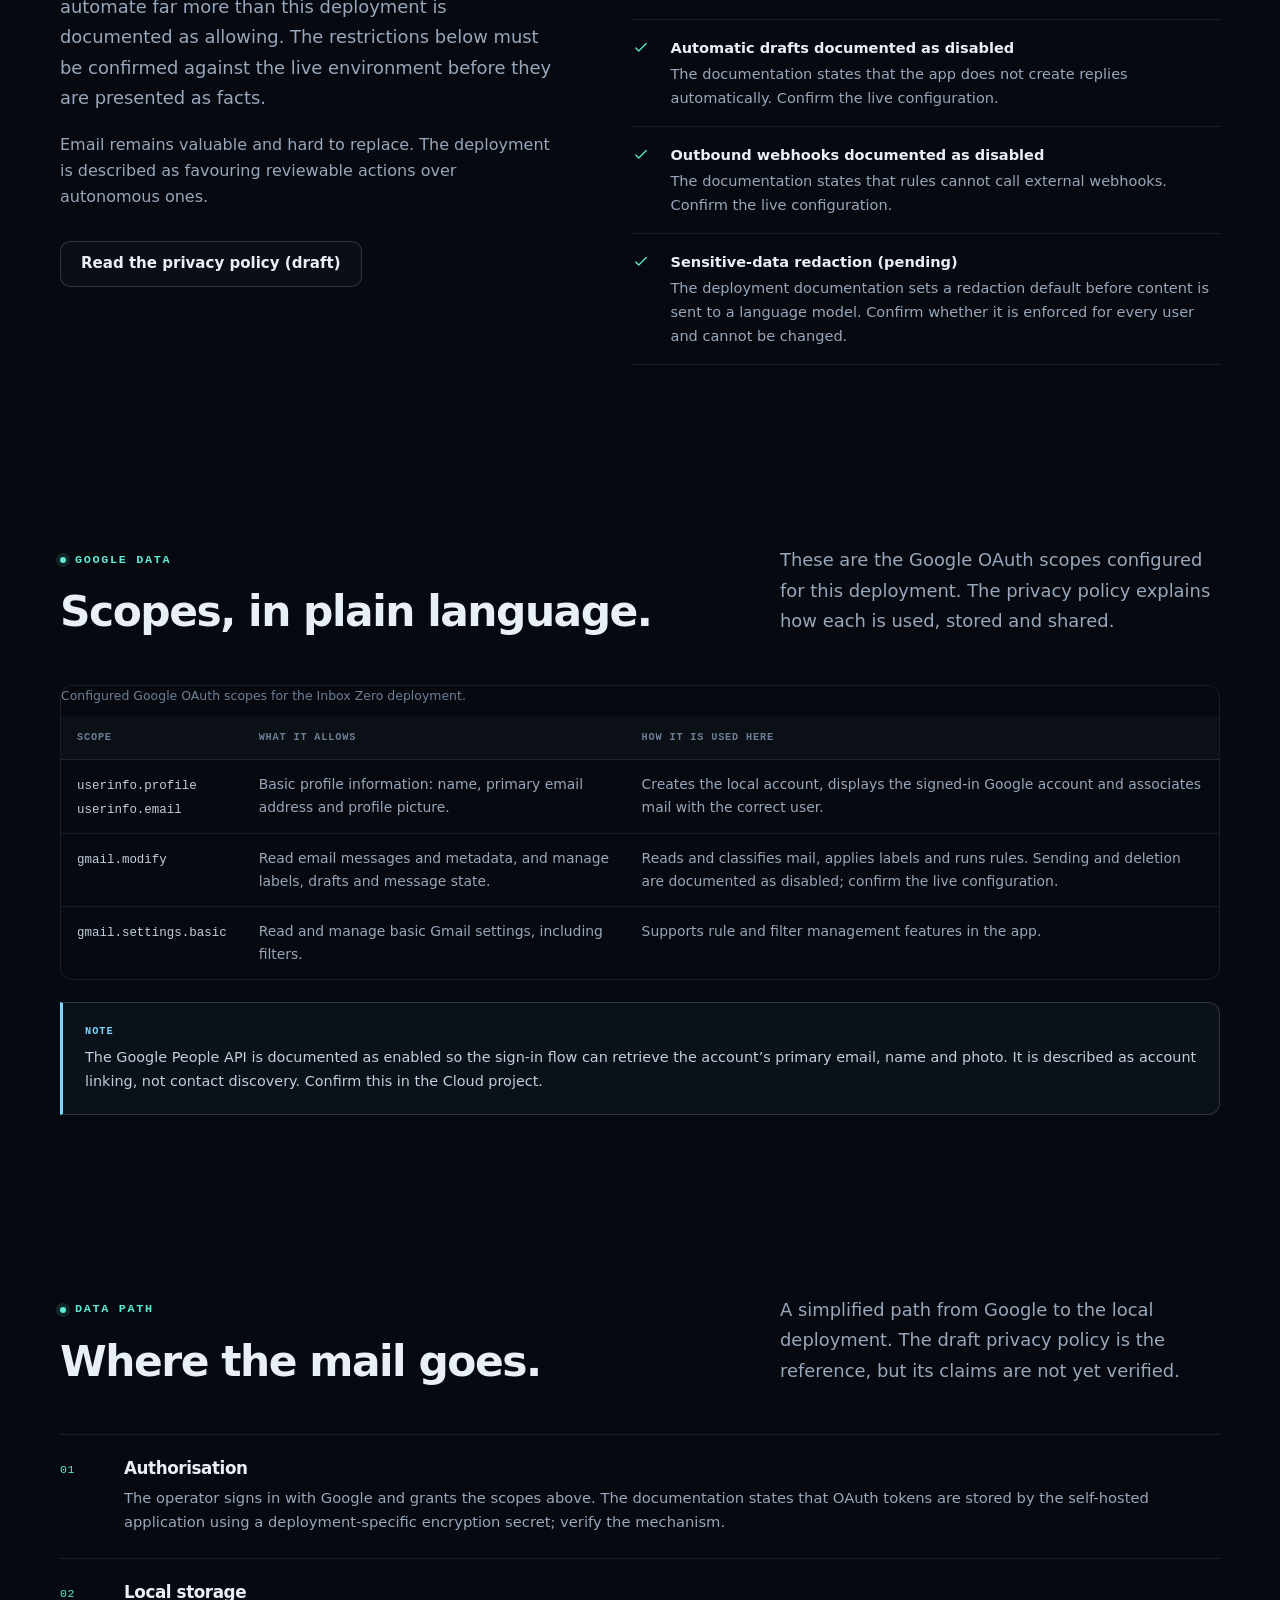
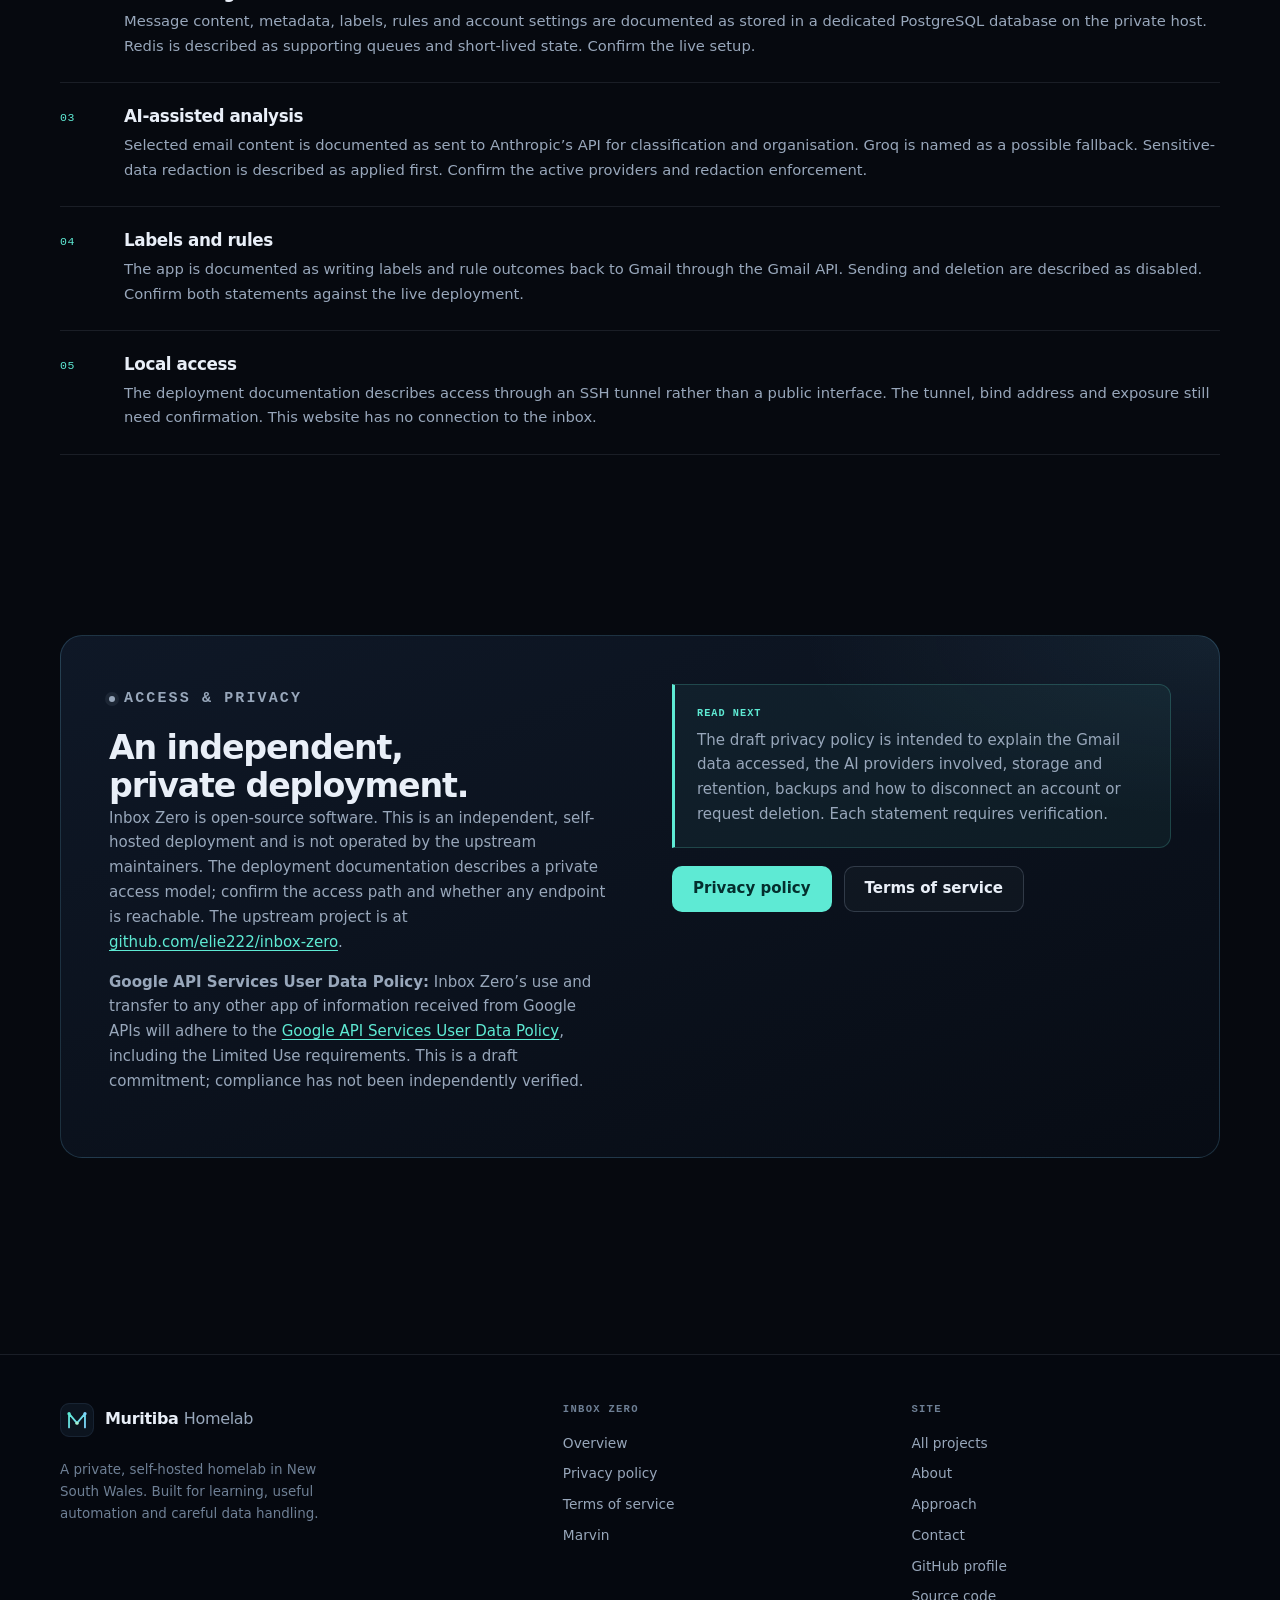
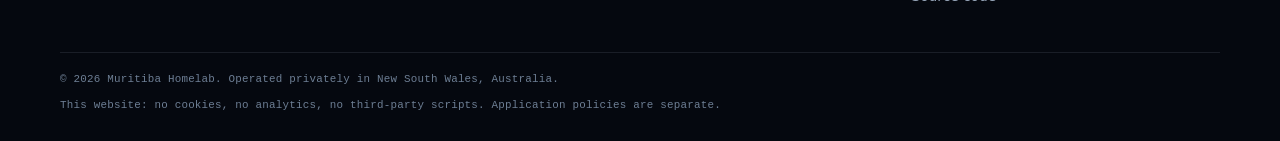
<file: docs/inbox-zero/index.html>
<!doctype html>
<html lang="en-AU">
<head>
  <meta charset="utf-8">
  <meta name="viewport" content="width=device-width, initial-scale=1">
  <meta http-equiv="Content-Security-Policy" content="default-src 'self'; img-src 'self' data:; style-src 'self'; script-src 'self'; font-src 'self'; connect-src 'self'; base-uri 'self'; form-action 'none'">
  <meta name="referrer" content="strict-origin-when-cross-origin">
  <title>Inbox Zero — Self-hosted email management | Muritiba Homelab</title>
  <meta name="description" content="A private, self-hosted deployment of Inbox Zero for Gmail management with AI-assisted organisation. Scopes and restrictions are pending confirmation.">
  <link rel="canonical" href="https://homelab.wmuritiba.com/inbox-zero/">
  <meta name="theme-color" content="#06090f">
  <meta name="color-scheme" content="dark">

  <meta property="og:type" content="website">
  <meta property="og:site_name" content="Muritiba Homelab">
  <meta property="og:title" content="Inbox Zero — Self-hosted email management">
  <meta property="og:description" content="A private, self-hosted deployment of Inbox Zero for Gmail management with AI-assisted organisation.">
  <meta property="og:url" content="https://homelab.wmuritiba.com/inbox-zero/">
  <meta property="og:image" content="https://homelab.wmuritiba.com/assets/og-image.png">
  <meta property="og:image:width" content="1200">
  <meta property="og:image:height" content="630">
  <meta property="og:locale" content="en_AU">
  <meta name="twitter:card" content="summary_large_image">

  <link rel="icon" href="../favicon.svg" type="image/svg+xml">
  <link rel="apple-touch-icon" href="../assets/apple-touch-icon.png">
  <link rel="stylesheet" href="../styles.css">
  <script src="../script.js" defer></script>
</head>
<body>
  <a class="skip-link" href="#main">Skip to content</a>

  <header class="site-header">
    <div class="container header-inner">
      <a class="brand" href="../" aria-label="Muritiba Homelab — home">
        <img class="brand-mark" src="../assets/mark.svg" alt="" width="34" height="34">
        <span class="brand-text">Muritiba <span>Homelab</span></span>
      </a>

      <button class="nav-toggle" type="button" aria-expanded="false" aria-controls="site-nav" aria-label="Open navigation">
        <svg class="icon-menu" viewBox="0 0 24 24" fill="none" stroke="currentColor" stroke-width="1.8" stroke-linecap="round" aria-hidden="true" focusable="false"><path d="M4 7h16M4 12h16M4 17h16"/></svg>
        <svg class="icon-close" viewBox="0 0 24 24" fill="none" stroke="currentColor" stroke-width="1.8" stroke-linecap="round" aria-hidden="true" focusable="false"><path d="M6 6l12 12M18 6 6 18"/></svg>
      </button>

      <nav class="site-nav" id="site-nav" aria-label="Primary">
        <a href="../projects/">Projects</a>
        <a href="../about/">About</a>
        <a href="../marvin/">Marvin</a>
        <a href="../inbox-zero/" aria-current="page">Inbox Zero</a>
        <a href="../#contact">Contact</a>
      </nav>
    </div>
  </header>

  <main id="main">
    <section class="page-hero">
      <div class="container">
        <nav class="breadcrumb" aria-label="Breadcrumb">
          <a href="../">Home</a>
          <span aria-hidden="true">/</span>
          <span>Inbox Zero</span>
        </nav>

        <div class="app-hero">
          <div>
            <p class="eyebrow">Project 02 · Private email triage</p>
            <div class="app-hero__title">
              <span class="app-icon app-icon--blue" aria-hidden="true">
                <img src="../assets/inbox-zero.svg" alt="" width="32" height="32">
              </span>
              <h1>Inbox Zero</h1>
            </div>
            <p class="app-hero__tagline">A private, self-hosted deployment of the open-source Inbox Zero app for Gmail — built to organise mail with AI-assisted rules. Its access model is pending confirmation.</p>
            <div class="app-hero__badges">
              <span class="pill pill--blue">Self-hosted</span>
              <span class="pill">Gmail</span>
              <span class="pill">AI-assisted</span>
              <span class="pill">Private (pending)</span>
            </div>
            <div class="app-hero__actions">
              <a class="button button--primary" href="privacy/">Privacy policy</a>
              <a class="button button--ghost" href="terms/">Terms of service</a>
            </div>
            <p class="draft-note"><strong>Draft documents:</strong> the privacy policy and terms are not verified and must not be published or submitted to Google yet.</p>
          </div>

          <aside class="app-hero__side" aria-label="Inbox Zero at a glance">
            <div class="meta-card"><span>Status</span><strong>Private (pending)</strong></div>
            <div class="meta-card"><span>Google data</span><strong>Gmail · profile</strong></div>
            <div class="meta-card"><span>AI processing</span><strong>Anthropic · Groq (pending)</strong></div>
            <div class="meta-card"><span>Public access</span><strong>Not published</strong></div>
          </aside>
        </div>
      </div>
    </section>

    <section class="section" aria-labelledby="what-title">
      <div class="container">
        <div class="section-head">
          <div class="section-title">
            <p class="eyebrow">What it does</p>
            <h2 id="what-title">Intelligent email management, with privacy in mind.</h2>
          </div>
          <div class="section-head__aside">
            <p class="lead">Inbox Zero is a capable email assistant. The deployment documentation describes a narrower set of behaviours than the software allows, but the live restrictions still require confirmation.</p>
          </div>
        </div>

        <div class="feature-grid">
          <article class="feature-card">
            <span class="feature-card__icon" aria-hidden="true">
              <svg viewBox="0 0 24 24" fill="none" stroke="currentColor" stroke-width="1.7" stroke-linecap="round" stroke-linejoin="round"><rect x="3" y="5" width="18" height="14" rx="2"/><path d="m3.5 7 8.5 6 8.5-6"/></svg>
            </span>
            <h3>Connects to Gmail</h3>
            <p>Google OAuth links the operator’s Gmail accounts to the self-hosted app. The app reads mail and metadata through the Gmail API to build its local view. The exact scopes are pending confirmation.</p>
          </article>
          <article class="feature-card">
            <span class="feature-card__icon" aria-hidden="true">
              <svg viewBox="0 0 24 24" fill="none" stroke="currentColor" stroke-width="1.7" stroke-linecap="round" stroke-linejoin="round"><path d="M4 6h16M4 12h10M4 18h7"/><path d="m17 15 2 2 3-4"/></svg>
            </span>
            <h3>AI-assisted organisation</h3>
            <p>Language models help classify messages and suggest labels or rules. Rules run against the local copy and apply labels through the Gmail API. Provider configuration and data practices require confirmation.</p>
          </article>
          <article class="feature-card">
            <span class="feature-card__icon" aria-hidden="true">
              <svg viewBox="0 0 24 24" fill="none" stroke="currentColor" stroke-width="1.7" stroke-linecap="round" stroke-linejoin="round"><rect x="5" y="10" width="14" height="10" rx="2"/><path d="M8 10V7a4 4 0 0 1 8 0v3"/><path d="M12 14v2"/></svg>
            </span>
            <h3>Private access (pending)</h3>
            <p>The deployment documentation describes local-only access through an SSH tunnel. The bind address, tunnel configuration and absence of a public endpoint still need verification.</p>
          </article>
        </div>
      </div>
    </section>

    <section class="section section--tight" aria-labelledby="restraint-title">
      <div class="container split">
        <div>
          <p class="eyebrow">Guardrails</p>
          <h2 id="restraint-title">Capable software, conservative settings.</h2>
          <p class="lead">The underlying application can send, delete and automate far more than this deployment is documented as allowing. The restrictions below must be confirmed against the live environment before they are presented as facts.</p>
          <p class="muted">Email remains valuable and hard to replace. The deployment is described as favouring reviewable actions over autonomous ones.</p>
          <div class="button-row">
            <a class="button button--ghost" href="privacy/">Read the privacy policy (draft)</a>
          </div>
        </div>

        <ul class="info-list">
          <li>
            <svg viewBox="0 0 24 24" fill="none" stroke="currentColor" stroke-width="1.7" stroke-linecap="round" stroke-linejoin="round" aria-hidden="true" focusable="false"><path d="m5 12 4 4L19 6"/></svg>
            <div><strong>Sending documented as disabled</strong>The documentation states that email sending through the app is turned off. Confirm the live configuration.</div>
          </li>
          <li>
            <svg viewBox="0 0 24 24" fill="none" stroke="currentColor" stroke-width="1.7" stroke-linecap="round" stroke-linejoin="round" aria-hidden="true" focusable="false"><path d="m5 12 4 4L19 6"/></svg>
            <div><strong>Deletion and bulk cleanup documented as disabled</strong>The delete action and bulk cleaner are described as off. Confirm the live configuration before publishing this statement.</div>
          </li>
          <li>
            <svg viewBox="0 0 24 24" fill="none" stroke="currentColor" stroke-width="1.7" stroke-linecap="round" stroke-linejoin="round" aria-hidden="true" focusable="false"><path d="m5 12 4 4L19 6"/></svg>
            <div><strong>Automatic drafts documented as disabled</strong>The documentation states that the app does not create replies automatically. Confirm the live configuration.</div>
          </li>
          <li>
            <svg viewBox="0 0 24 24" fill="none" stroke="currentColor" stroke-width="1.7" stroke-linecap="round" stroke-linejoin="round" aria-hidden="true" focusable="false"><path d="m5 12 4 4L19 6"/></svg>
            <div><strong>Outbound webhooks documented as disabled</strong>The documentation states that rules cannot call external webhooks. Confirm the live configuration.</div>
          </li>
          <li>
            <svg viewBox="0 0 24 24" fill="none" stroke="currentColor" stroke-width="1.7" stroke-linecap="round" stroke-linejoin="round" aria-hidden="true" focusable="false"><path d="m5 12 4 4L19 6"/></svg>
            <div><strong>Sensitive-data redaction (pending)</strong>The deployment documentation sets a redaction default before content is sent to a language model. Confirm whether it is enforced for every user and cannot be changed.</div>
          </li>
        </ul>
      </div>
    </section>

    <section class="section" aria-labelledby="google-title">
      <div class="container">
        <div class="section-head">
          <div class="section-title">
            <p class="eyebrow">Google data</p>
            <h2 id="google-title">Scopes, in plain language.</h2>
          </div>
          <div class="section-head__aside">
            <p class="lead">These are the Google OAuth scopes configured for this deployment. The privacy policy explains how each is used, stored and shared.</p>
          </div>
        </div>

        <div class="table-wrap">
          <table class="data-table">
            <caption>Configured Google OAuth scopes for the Inbox Zero deployment.</caption>
            <thead>
              <tr>
                <th scope="col">Scope</th>
                <th scope="col">What it allows</th>
                <th scope="col">How it is used here</th>
              </tr>
            </thead>
            <tbody>
              <tr>
                <td><code>userinfo.profile</code><br><code>userinfo.email</code></td>
                <td>Basic profile information: name, primary email address and profile picture.</td>
                <td>Creates the local account, displays the signed-in Google account and associates mail with the correct user.</td>
              </tr>
              <tr>
                <td><code>gmail.modify</code></td>
                <td>Read email messages and metadata, and manage labels, drafts and message state.</td>
                <td>Reads and classifies mail, applies labels and runs rules. Sending and deletion are documented as disabled; confirm the live configuration.</td>
              </tr>
              <tr>
                <td><code>gmail.settings.basic</code></td>
                <td>Read and manage basic Gmail settings, including filters.</td>
                <td>Supports rule and filter management features in the app.</td>
              </tr>
            </tbody>
          </table>
        </div>

        <div class="callout callout--neutral callout--spaced">
          <span class="callout__label">Note</span>
          <p>The Google People API is documented as enabled so the sign-in flow can retrieve the account’s primary email, name and photo. It is described as account linking, not contact discovery. Confirm this in the Cloud project.</p>
        </div>
      </div>
    </section>

    <section class="section section--tight" aria-labelledby="flow-title">
      <div class="container">
        <div class="section-head">
          <div class="section-title">
            <p class="eyebrow">Data path</p>
            <h2 id="flow-title">Where the mail goes.</h2>
          </div>
          <div class="section-head__aside">
            <p class="lead">A simplified path from Google to the local deployment. The draft privacy policy is the reference, but its claims are not yet verified.</p>
          </div>
        </div>

        <ol class="principle-list">
          <li class="principle">
            <span class="principle__num">01</span>
            <div>
              <h3>Authorisation</h3>
              <p>The operator signs in with Google and grants the scopes above. The documentation states that OAuth tokens are stored by the self-hosted application using a deployment-specific encryption secret; verify the mechanism.</p>
            </div>
          </li>
          <li class="principle">
            <span class="principle__num">02</span>
            <div>
              <h3>Local storage</h3>
              <p>Message content, metadata, labels, rules and account settings are documented as stored in a dedicated PostgreSQL database on the private host. Redis is described as supporting queues and short-lived state. Confirm the live setup.</p>
            </div>
          </li>
          <li class="principle">
            <span class="principle__num">03</span>
            <div>
              <h3>AI-assisted analysis</h3>
              <p>Selected email content is documented as sent to Anthropic’s API for classification and organisation. Groq is named as a possible fallback. Sensitive-data redaction is described as applied first. Confirm the active providers and redaction enforcement.</p>
            </div>
          </li>
          <li class="principle">
            <span class="principle__num">04</span>
            <div>
              <h3>Labels and rules</h3>
              <p>The app is documented as writing labels and rule outcomes back to Gmail through the Gmail API. Sending and deletion are described as disabled. Confirm both statements against the live deployment.</p>
            </div>
          </li>
          <li class="principle">
            <span class="principle__num">05</span>
            <div>
              <h3>Local access</h3>
              <p>The deployment documentation describes access through an SSH tunnel rather than a public interface. The tunnel, bind address and exposure still need confirmation. This website has no connection to the inbox.</p>
            </div>
          </li>
        </ol>
      </div>
    </section>

    <section class="section" aria-labelledby="access-title">
      <div class="container">
        <div class="oauth-panel">
          <div>
            <p class="eyebrow eyebrow--muted">Access &amp; privacy</p>
            <h2 id="access-title">An independent, private deployment.</h2>
            <p>Inbox Zero is open-source software. This is an independent, self-hosted deployment and is not operated by the upstream maintainers. The deployment documentation describes a private access model; confirm the access path and whether any endpoint is reachable. The upstream project is at <a href="https://github.com/elie222/inbox-zero" rel="noopener">github.com/elie222/inbox-zero</a>.</p>
            <p><strong>Google API Services User Data Policy:</strong> Inbox Zero’s use and transfer to any other app of information received from Google APIs will adhere to the <a href="https://developers.google.com/terms/api-services-user-data-policy" rel="noopener">Google API Services User Data Policy</a>, including the Limited Use requirements. This is a draft commitment; compliance has not been independently verified.</p>
          </div>
          <div>
            <div class="callout">
              <span class="callout__label">Read next</span>
              <p>The draft privacy policy is intended to explain the Gmail data accessed, the AI providers involved, storage and retention, backups and how to disconnect an account or request deletion. Each statement requires verification.</p>
            </div>
            <div class="button-row button-row--compact">
              <a class="button button--primary" href="privacy/">Privacy policy</a>
              <a class="button button--ghost" href="terms/">Terms of service</a>
            </div>
          </div>
        </div>
      </div>
    </section>
  </main>

  <footer class="site-footer">
    <div class="container footer-grid">
      <div class="footer-brand">
        <a class="brand" href="../" aria-label="Muritiba Homelab — home">
          <img class="brand-mark" src="../assets/mark.svg" alt="" width="34" height="34">
          <span class="brand-text">Muritiba <span>Homelab</span></span>
        </a>
        <p>A private, self-hosted homelab in New South Wales. Built for learning, useful automation and careful data handling.</p>
      </div>
      <div class="footer-col">
        <h3>Inbox Zero</h3>
        <a href="./">Overview</a>
        <a href="privacy/">Privacy policy</a>
        <a href="terms/">Terms of service</a>
        <a href="../marvin/">Marvin</a>
      </div>
      <div class="footer-col">
        <h3>Site</h3>
        <a href="../projects/">All projects</a>
        <a href="../about/">About</a>
        <a href="../#approach">Approach</a>
        <a href="../#contact">Contact</a>
        <a href="https://github.com/wmuritiba" rel="noopener">GitHub profile</a>
        <a href="https://github.com/wmuritiba/homelab-website" rel="noopener">Source code</a>
      </div>
    </div>
    <div class="container footer-bottom">
      <p>© 2026 Muritiba Homelab. Operated privately in New South Wales, Australia.</p>
      <p>This website: no cookies, no analytics, no third-party scripts. Application policies are separate.</p>
    </div>
  </footer>
</body>
</html>
</file>
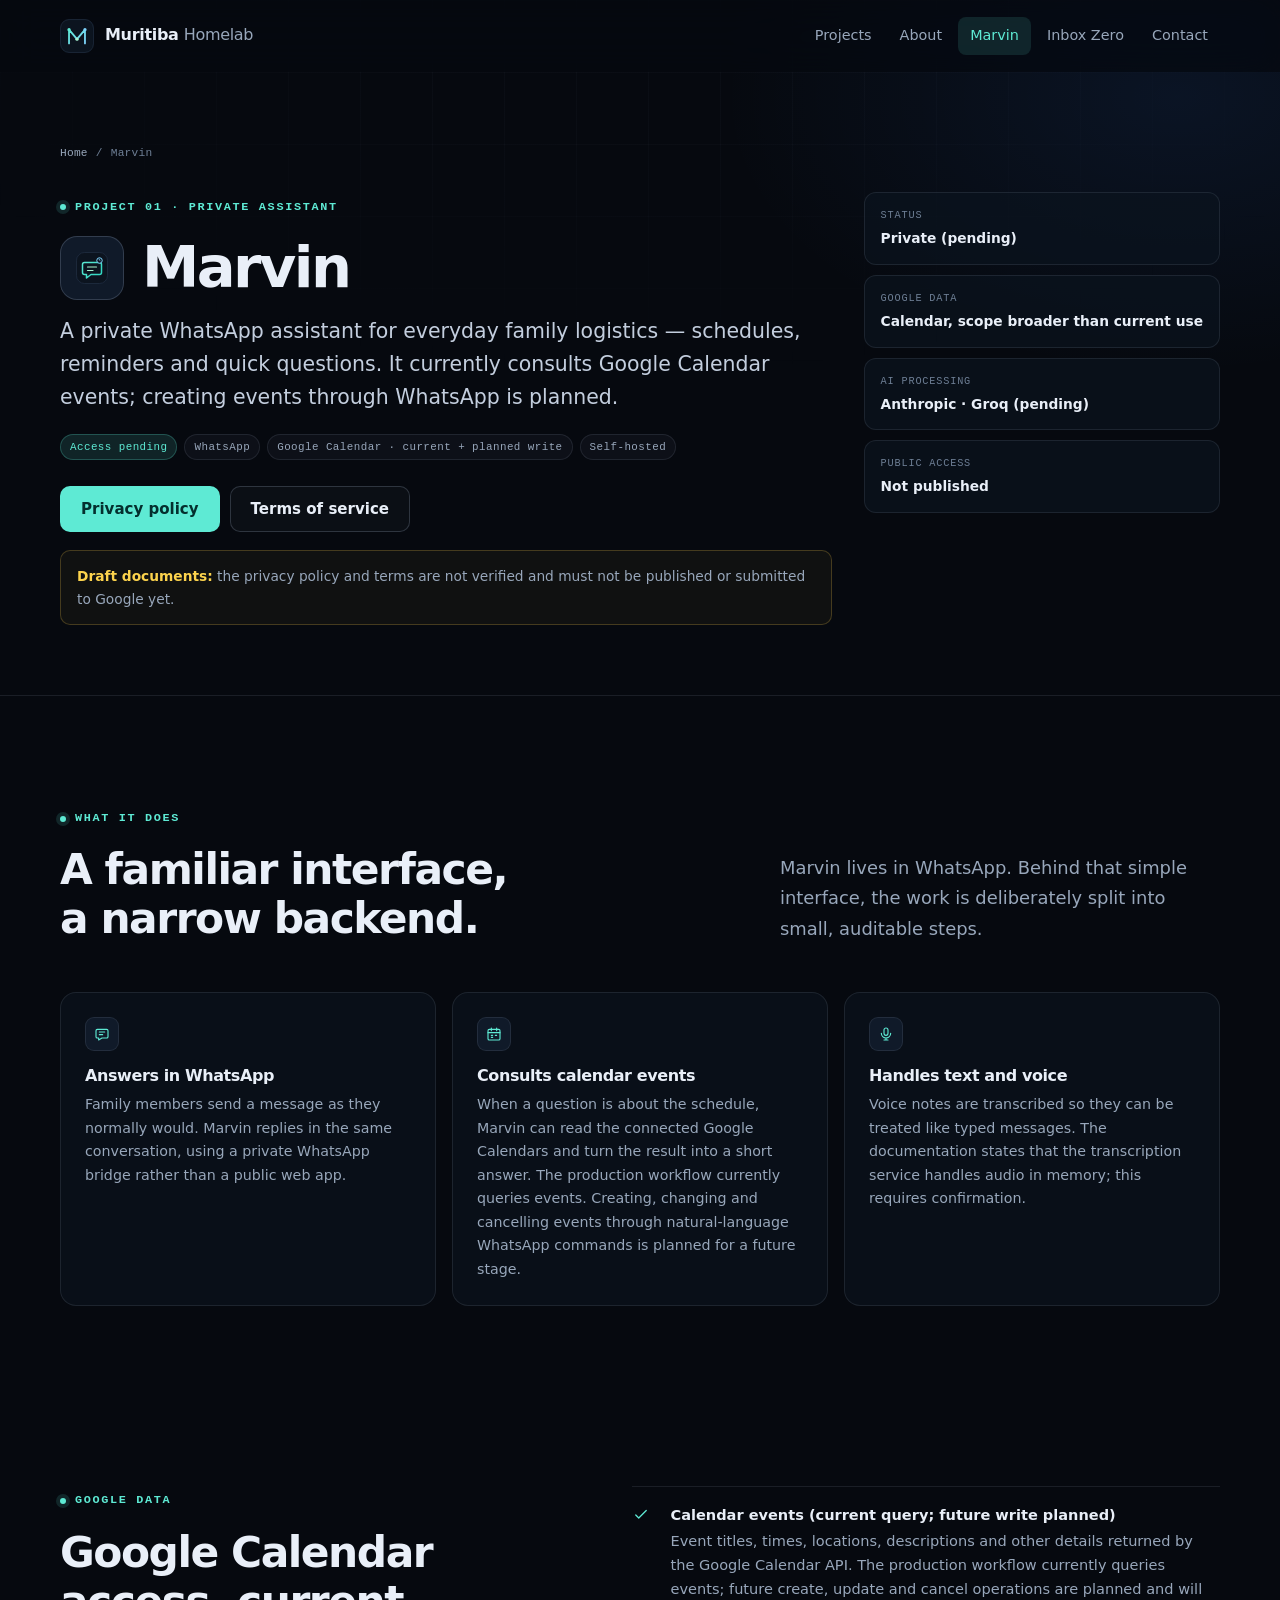
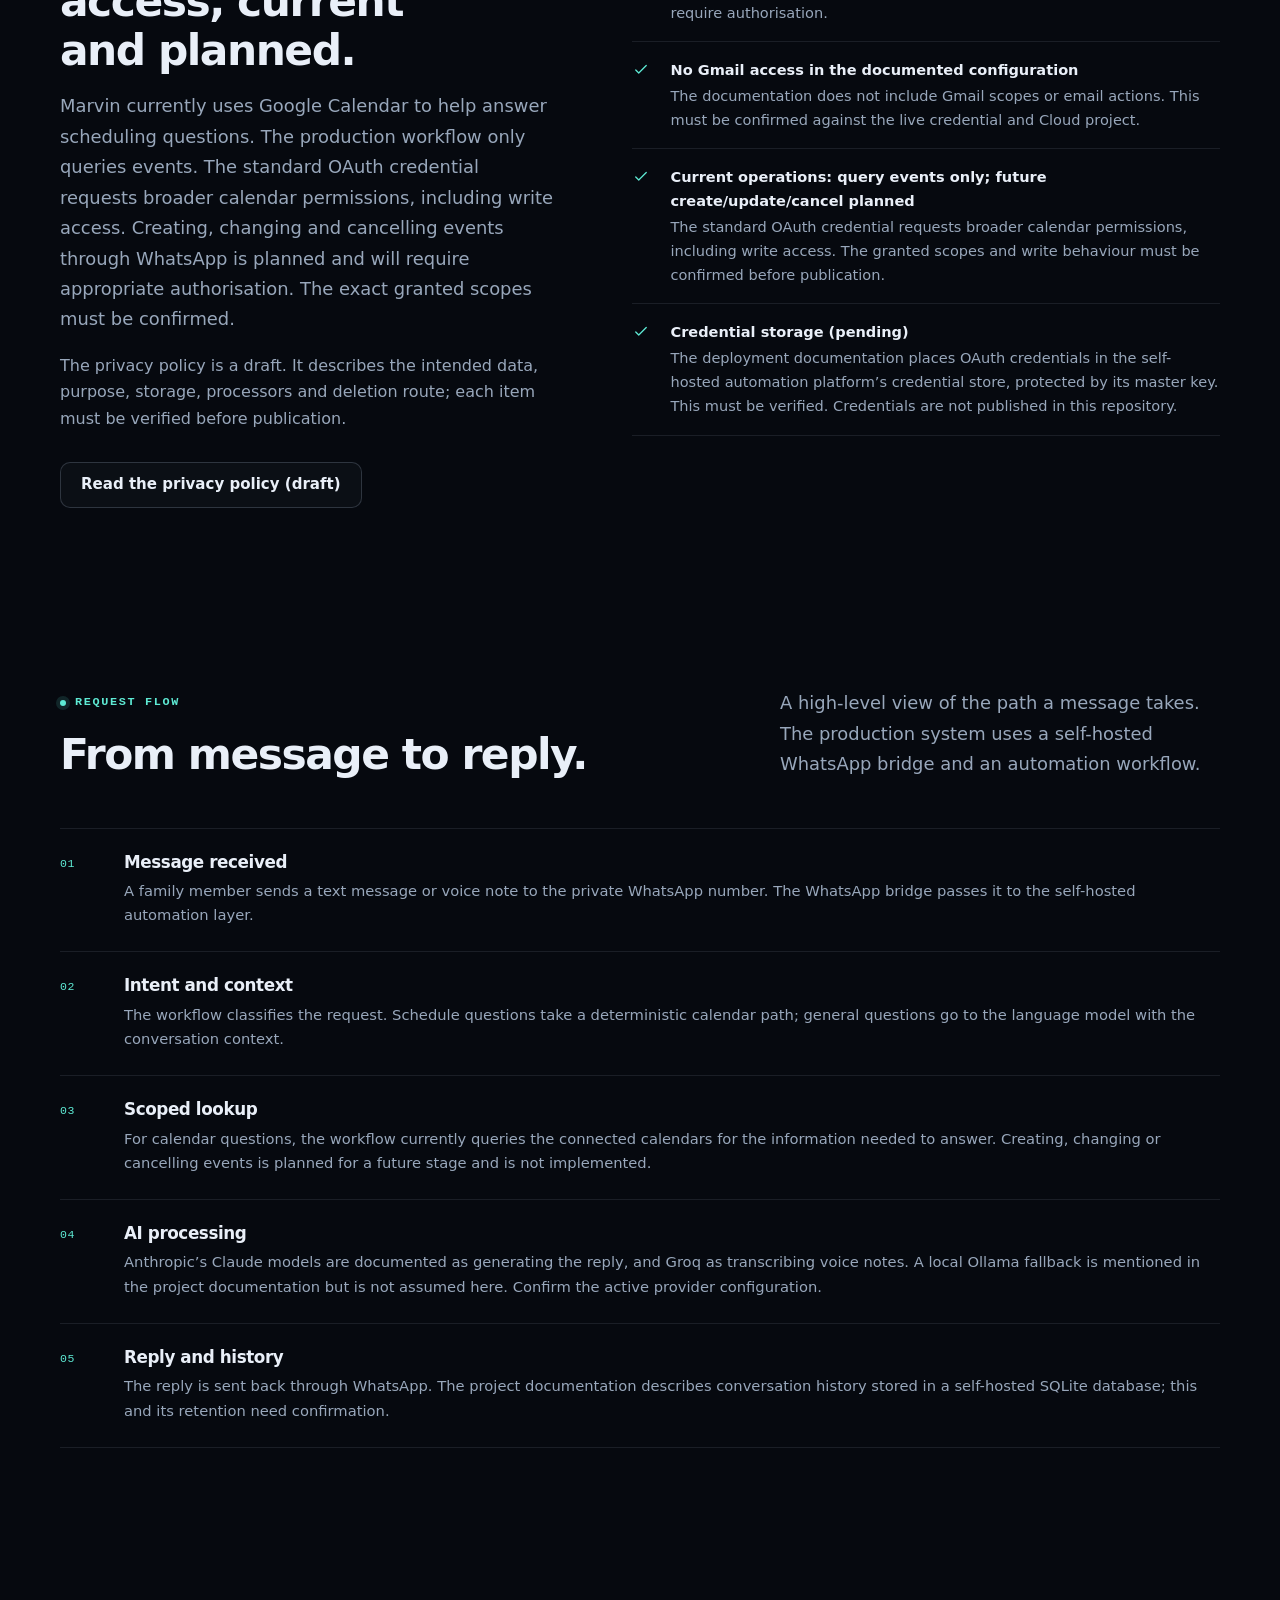
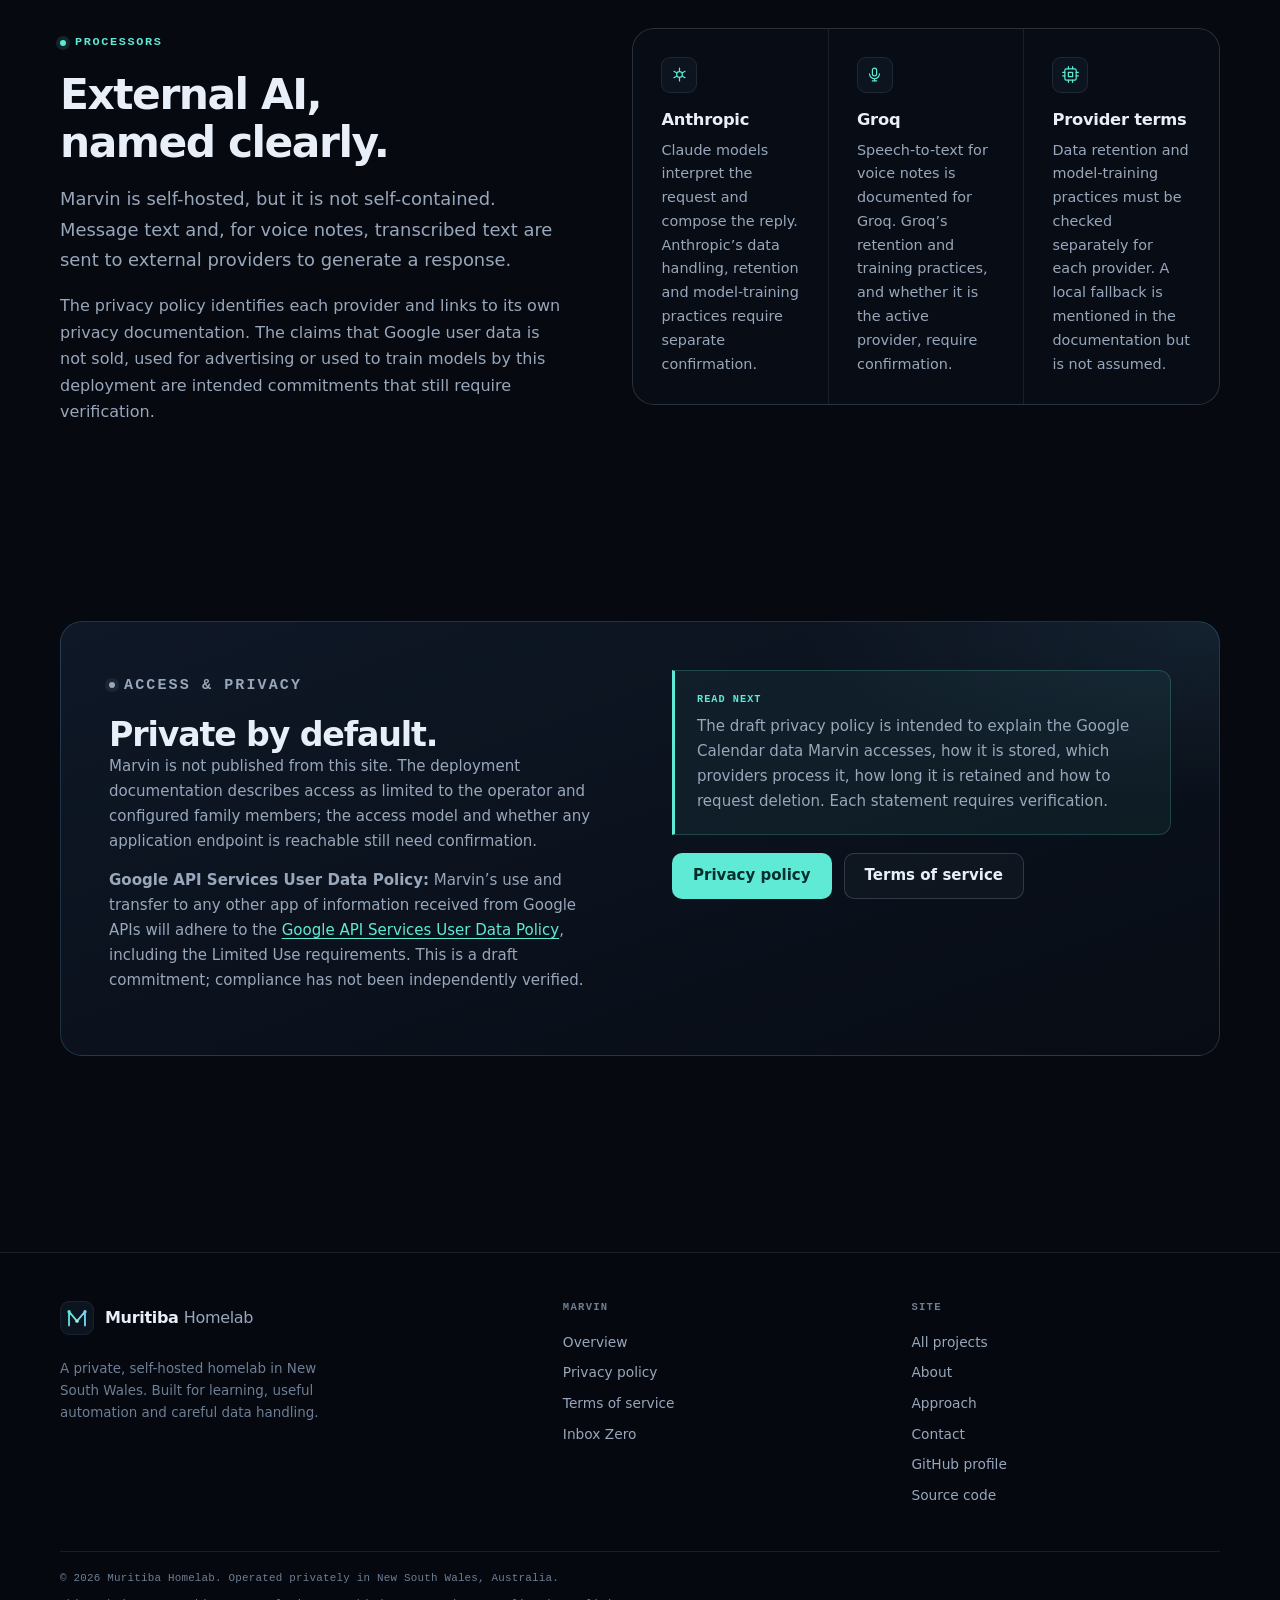
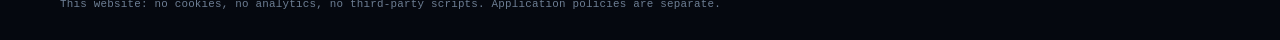
<file: docs/marvin/index.html>
<!doctype html>
<html lang="en-AU">
<head>
  <meta charset="utf-8">
  <meta name="viewport" content="width=device-width, initial-scale=1">
  <meta http-equiv="Content-Security-Policy" content="default-src 'self'; img-src 'self' data:; style-src 'self'; script-src 'self'; font-src 'self'; connect-src 'self'; base-uri 'self'; form-action 'none'">
  <meta name="referrer" content="strict-origin-when-cross-origin">
  <title>Marvin — Private WhatsApp assistant | Muritiba Homelab</title>
  <meta name="description" content="Marvin is a private WhatsApp assistant for family schedules. It currently consults Google Calendar events; creating events through WhatsApp is planned. Scopes and provider configuration are documented but unverified.">
  <link rel="canonical" href="https://homelab.wmuritiba.com/marvin/">
  <meta name="theme-color" content="#06090f">
  <meta name="color-scheme" content="dark">

  <meta property="og:type" content="website">
  <meta property="og:site_name" content="Muritiba Homelab">
  <meta property="og:title" content="Marvin — Private WhatsApp assistant">
  <meta property="og:description" content="A private, self-hosted WhatsApp assistant for family schedules. The Google Calendar scope is pending confirmation.">
  <meta property="og:url" content="https://homelab.wmuritiba.com/marvin/">
  <meta property="og:image" content="https://homelab.wmuritiba.com/assets/og-image.png">
  <meta property="og:image:width" content="1200">
  <meta property="og:image:height" content="630">
  <meta property="og:locale" content="en_AU">
  <meta name="twitter:card" content="summary_large_image">

  <link rel="icon" href="../favicon.svg" type="image/svg+xml">
  <link rel="apple-touch-icon" href="../assets/apple-touch-icon.png">
  <link rel="stylesheet" href="../styles.css">
  <script src="../script.js" defer></script>
</head>
<body>
  <a class="skip-link" href="#main">Skip to content</a>

  <header class="site-header">
    <div class="container header-inner">
      <a class="brand" href="../" aria-label="Muritiba Homelab — home">
        <img class="brand-mark" src="../assets/mark.svg" alt="" width="34" height="34">
        <span class="brand-text">Muritiba <span>Homelab</span></span>
      </a>

      <button class="nav-toggle" type="button" aria-expanded="false" aria-controls="site-nav" aria-label="Open navigation">
        <svg class="icon-menu" viewBox="0 0 24 24" fill="none" stroke="currentColor" stroke-width="1.8" stroke-linecap="round" aria-hidden="true" focusable="false"><path d="M4 7h16M4 12h16M4 17h16"/></svg>
        <svg class="icon-close" viewBox="0 0 24 24" fill="none" stroke="currentColor" stroke-width="1.8" stroke-linecap="round" aria-hidden="true" focusable="false"><path d="M6 6l12 12M18 6 6 18"/></svg>
      </button>

      <nav class="site-nav" id="site-nav" aria-label="Primary">
        <a href="../projects/">Projects</a>
        <a href="../about/">About</a>
        <a href="../marvin/" aria-current="page">Marvin</a>
        <a href="../inbox-zero/">Inbox Zero</a>
        <a href="../#contact">Contact</a>
      </nav>
    </div>
  </header>

  <main id="main">
    <section class="page-hero">
      <div class="container">
        <nav class="breadcrumb" aria-label="Breadcrumb">
          <a href="../">Home</a>
          <span aria-hidden="true">/</span>
          <span>Marvin</span>
        </nav>

        <div class="app-hero">
          <div>
            <p class="eyebrow">Project 01 · Private assistant</p>
            <div class="app-hero__title">
              <span class="app-icon" aria-hidden="true">
                <img src="../assets/marvin.svg" alt="" width="32" height="32">
              </span>
              <h1>Marvin</h1>
            </div>
            <p class="app-hero__tagline">A private WhatsApp assistant for everyday family logistics — schedules, reminders and quick questions. It currently consults Google Calendar events; creating events through WhatsApp is planned.</p>
            <div class="app-hero__badges">
              <span class="pill pill--accent">Access pending</span>
              <span class="pill">WhatsApp</span>
              <span class="pill">Google Calendar · current + planned write</span>
              <span class="pill">Self-hosted</span>
            </div>
            <div class="app-hero__actions">
              <a class="button button--primary" href="privacy/">Privacy policy</a>
              <a class="button button--ghost" href="terms/">Terms of service</a>
            </div>
            <p class="draft-note"><strong>Draft documents:</strong> the privacy policy and terms are not verified and must not be published or submitted to Google yet.</p>
          </div>

          <aside class="app-hero__side" aria-label="Marvin at a glance">
            <div class="meta-card"><span>Status</span><strong>Private (pending)</strong></div>
            <div class="meta-card"><span>Google data</span><strong>Calendar, scope broader than current use</strong></div>
            <div class="meta-card"><span>AI processing</span><strong>Anthropic · Groq (pending)</strong></div>
            <div class="meta-card"><span>Public access</span><strong>Not published</strong></div>
          </aside>
        </div>
      </div>
    </section>

    <section class="section" aria-labelledby="what-title">
      <div class="container">
        <div class="section-head">
          <div class="section-title">
            <p class="eyebrow">What it does</p>
            <h2 id="what-title">A familiar interface, a narrow backend.</h2>
          </div>
          <div class="section-head__aside">
            <p class="lead">Marvin lives in WhatsApp. Behind that simple interface, the work is deliberately split into small, auditable steps.</p>
          </div>
        </div>

        <div class="feature-grid">
          <article class="feature-card">
            <span class="feature-card__icon" aria-hidden="true">
              <svg viewBox="0 0 24 24" fill="none" stroke="currentColor" stroke-width="1.7" stroke-linecap="round" stroke-linejoin="round"><path d="M5 5h14a2 2 0 0 1 2 2v9a2 2 0 0 1-2 2h-7l-5 3v-3H5a2 2 0 0 1-2-2V7a2 2 0 0 1 2-2z"/><path d="M8 9h8M8 13h5"/></svg>
            </span>
            <h3>Answers in WhatsApp</h3>
            <p>Family members send a message as they normally would. Marvin replies in the same conversation, using a private WhatsApp bridge rather than a public web app.</p>
          </article>
          <article class="feature-card">
            <span class="feature-card__icon" aria-hidden="true">
              <svg viewBox="0 0 24 24" fill="none" stroke="currentColor" stroke-width="1.7" stroke-linecap="round" stroke-linejoin="round"><rect x="3" y="5" width="18" height="16" rx="2"/><path d="M8 3v4M16 3v4M3 10h18"/><path d="M8 14h2M14 14h2M8 17h2"/></svg>
            </span>
            <h3>Consults calendar events</h3>
            <p>When a question is about the schedule, Marvin can read the connected Google Calendars and turn the result into a short answer. The production workflow currently queries events. Creating, changing and cancelling events through natural-language WhatsApp commands is planned for a future stage.</p>
          </article>
          <article class="feature-card">
            <span class="feature-card__icon" aria-hidden="true">
              <svg viewBox="0 0 24 24" fill="none" stroke="currentColor" stroke-width="1.7" stroke-linecap="round" stroke-linejoin="round"><rect x="9" y="3" width="6" height="11" rx="3"/><path d="M5 11a7 7 0 0 0 14 0M12 18v3M9 21h6"/></svg>
            </span>
            <h3>Handles text and voice</h3>
            <p>Voice notes are transcribed so they can be treated like typed messages. The documentation states that the transcription service handles audio in memory; this requires confirmation.</p>
          </article>
        </div>
      </div>
    </section>

    <section class="section section--tight" aria-labelledby="data-title">
      <div class="container split">
        <div>
          <p class="eyebrow">Google data</p>
          <h2 id="data-title">Google Calendar access, current and planned.</h2>
          <p class="lead">Marvin currently uses Google Calendar to help answer scheduling questions. The production workflow only queries events. The standard OAuth credential requests broader calendar permissions, including write access. Creating, changing and cancelling events through WhatsApp is planned and will require appropriate authorisation. The exact granted scopes must be confirmed.</p>
          <p class="muted">The privacy policy is a draft. It describes the intended data, purpose, storage, processors and deletion route; each item must be verified before publication.</p>
          <div class="button-row">
            <a class="button button--ghost" href="privacy/">Read the privacy policy (draft)</a>
          </div>
        </div>

        <ul class="info-list">
          <li>
            <svg viewBox="0 0 24 24" fill="none" stroke="currentColor" stroke-width="1.7" stroke-linecap="round" stroke-linejoin="round" aria-hidden="true" focusable="false"><path d="m5 12 4 4L19 6"/></svg>
            <div><strong>Calendar events (current query; future write planned)</strong>Event titles, times, locations, descriptions and other details returned by the Google Calendar API. The production workflow currently queries events; future create, update and cancel operations are planned and will require authorisation.</div>
          </li>
          <li>
            <svg viewBox="0 0 24 24" fill="none" stroke="currentColor" stroke-width="1.7" stroke-linecap="round" stroke-linejoin="round" aria-hidden="true" focusable="false"><path d="m5 12 4 4L19 6"/></svg>
            <div><strong>No Gmail access in the documented configuration</strong>The documentation does not include Gmail scopes or email actions. This must be confirmed against the live credential and Cloud project.</div>
          </li>
          <li>
            <svg viewBox="0 0 24 24" fill="none" stroke="currentColor" stroke-width="1.7" stroke-linecap="round" stroke-linejoin="round" aria-hidden="true" focusable="false"><path d="m5 12 4 4L19 6"/></svg>
            <div><strong>Current operations: query events only; future create/update/cancel planned</strong>The standard OAuth credential requests broader calendar permissions, including write access. The granted scopes and write behaviour must be confirmed before publication.</div>
          </li>
          <li>
            <svg viewBox="0 0 24 24" fill="none" stroke="currentColor" stroke-width="1.7" stroke-linecap="round" stroke-linejoin="round" aria-hidden="true" focusable="false"><path d="m5 12 4 4L19 6"/></svg>
            <div><strong>Credential storage (pending)</strong>The deployment documentation places OAuth credentials in the self-hosted automation platform’s credential store, protected by its master key. This must be verified. Credentials are not published in this repository.</div>
          </li>
        </ul>
      </div>
    </section>

    <section class="section" aria-labelledby="flow-title">
      <div class="container">
        <div class="section-head">
          <div class="section-title">
            <p class="eyebrow">Request flow</p>
            <h2 id="flow-title">From message to reply.</h2>
          </div>
          <div class="section-head__aside">
            <p class="lead">A high-level view of the path a message takes. The production system uses a self-hosted WhatsApp bridge and an automation workflow.</p>
          </div>
        </div>

        <ol class="principle-list">
          <li class="principle">
            <span class="principle__num">01</span>
            <div>
              <h3>Message received</h3>
              <p>A family member sends a text message or voice note to the private WhatsApp number. The WhatsApp bridge passes it to the self-hosted automation layer.</p>
            </div>
          </li>
          <li class="principle">
            <span class="principle__num">02</span>
            <div>
              <h3>Intent and context</h3>
              <p>The workflow classifies the request. Schedule questions take a deterministic calendar path; general questions go to the language model with the conversation context.</p>
            </div>
          </li>
          <li class="principle">
            <span class="principle__num">03</span>
            <div>
              <h3>Scoped lookup</h3>
              <p>For calendar questions, the workflow currently queries the connected calendars for the information needed to answer. Creating, changing or cancelling events is planned for a future stage and is not implemented.</p>
            </div>
          </li>
          <li class="principle">
            <span class="principle__num">04</span>
            <div>
              <h3>AI processing</h3>
              <p>Anthropic’s Claude models are documented as generating the reply, and Groq as transcribing voice notes. A local Ollama fallback is mentioned in the project documentation but is not assumed here. Confirm the active provider configuration.</p>
            </div>
          </li>
          <li class="principle">
            <span class="principle__num">05</span>
            <div>
              <h3>Reply and history</h3>
              <p>The reply is sent back through WhatsApp. The project documentation describes conversation history stored in a self-hosted SQLite database; this and its retention need confirmation.</p>
            </div>
          </li>
        </ol>
      </div>
    </section>

    <section class="section section--tight" aria-labelledby="providers-title">
      <div class="container">
        <div class="split">
          <div>
            <p class="eyebrow">Processors</p>
            <h2 id="providers-title">External AI, named clearly.</h2>
            <p class="lead">Marvin is self-hosted, but it is not self-contained. Message text and, for voice notes, transcribed text are sent to external providers to generate a response.</p>
            <p class="muted">The privacy policy identifies each provider and links to its own privacy documentation. The claims that Google user data is not sold, used for advertising or used to train models by this deployment are intended commitments that still require verification.</p>
          </div>

          <div class="cap-grid">
            <article class="cap-card">
              <span class="cap-card__icon" aria-hidden="true">
                <svg viewBox="0 0 24 24" fill="none" stroke="currentColor" stroke-width="1.7" stroke-linecap="round" stroke-linejoin="round"><path d="M12 3v4M12 17v4M4.2 7.5l3.5 2M16.3 14.5l3.5 2M4.2 16.5l3.5-2M16.3 9.5l3.5-2"/><circle cx="12" cy="12" r="4"/></svg>
              </span>
              <h3>Anthropic</h3>
              <p>Claude models interpret the request and compose the reply. Anthropic’s data handling, retention and model-training practices require separate confirmation.</p>
            </article>
            <article class="cap-card">
              <span class="cap-card__icon" aria-hidden="true">
                <svg viewBox="0 0 24 24" fill="none" stroke="currentColor" stroke-width="1.7" stroke-linecap="round" stroke-linejoin="round"><rect x="9" y="3" width="6" height="11" rx="3"/><path d="M5 11a7 7 0 0 0 14 0M12 18v3M9 21h6"/></svg>
              </span>
              <h3>Groq</h3>
              <p>Speech-to-text for voice notes is documented for Groq. Groq’s retention and training practices, and whether it is the active provider, require confirmation.</p>
            </article>
            <article class="cap-card">
              <span class="cap-card__icon" aria-hidden="true">
                <svg viewBox="0 0 24 24" fill="none" stroke="currentColor" stroke-width="1.7" stroke-linecap="round" stroke-linejoin="round"><rect x="4" y="4" width="16" height="16" rx="2"/><path d="M9 9h6v6H9zM9 1v3M15 1v3M9 20v3M15 20v3M20 9h3M20 14h3M1 9h3M1 14h3"/></svg>
              </span>
              <h3>Provider terms</h3>
              <p>Data retention and model-training practices must be checked separately for each provider. A local fallback is mentioned in the documentation but is not assumed.</p>
            </article>
          </div>
        </div>
      </div>
    </section>

    <section class="section" aria-labelledby="access-title">
      <div class="container">
        <div class="oauth-panel">
          <div>
            <p class="eyebrow eyebrow--muted">Access &amp; privacy</p>
            <h2 id="access-title">Private by default.</h2>
            <p>Marvin is not published from this site. The deployment documentation describes access as limited to the operator and configured family members; the access model and whether any application endpoint is reachable still need confirmation.</p>
            <p><strong>Google API Services User Data Policy:</strong> Marvin’s use and transfer to any other app of information received from Google APIs will adhere to the <a href="https://developers.google.com/terms/api-services-user-data-policy" rel="noopener">Google API Services User Data Policy</a>, including the Limited Use requirements. This is a draft commitment; compliance has not been independently verified.</p>
          </div>
          <div>
            <div class="callout">
              <span class="callout__label">Read next</span>
              <p>The draft privacy policy is intended to explain the Google Calendar data Marvin accesses, how it is stored, which providers process it, how long it is retained and how to request deletion. Each statement requires verification.</p>
            </div>
            <div class="button-row button-row--compact">
              <a class="button button--primary" href="privacy/">Privacy policy</a>
              <a class="button button--ghost" href="terms/">Terms of service</a>
            </div>
          </div>
        </div>
      </div>
    </section>
  </main>

  <footer class="site-footer">
    <div class="container footer-grid">
      <div class="footer-brand">
        <a class="brand" href="../" aria-label="Muritiba Homelab — home">
          <img class="brand-mark" src="../assets/mark.svg" alt="" width="34" height="34">
          <span class="brand-text">Muritiba <span>Homelab</span></span>
        </a>
        <p>A private, self-hosted homelab in New South Wales. Built for learning, useful automation and careful data handling.</p>
      </div>
      <div class="footer-col">
        <h3>Marvin</h3>
        <a href="./">Overview</a>
        <a href="privacy/">Privacy policy</a>
        <a href="terms/">Terms of service</a>
        <a href="../inbox-zero/">Inbox Zero</a>
      </div>
      <div class="footer-col">
        <h3>Site</h3>
        <a href="../projects/">All projects</a>
        <a href="../about/">About</a>
        <a href="../#approach">Approach</a>
        <a href="../#contact">Contact</a>
        <a href="https://github.com/wmuritiba" rel="noopener">GitHub profile</a>
        <a href="https://github.com/wmuritiba/homelab-website" rel="noopener">Source code</a>
      </div>
    </div>
    <div class="container footer-bottom">
      <p>© 2026 Muritiba Homelab. Operated privately in New South Wales, Australia.</p>
      <p>This website: no cookies, no analytics, no third-party scripts. Application policies are separate.</p>
    </div>
  </footer>
</body>
</html>
</file>
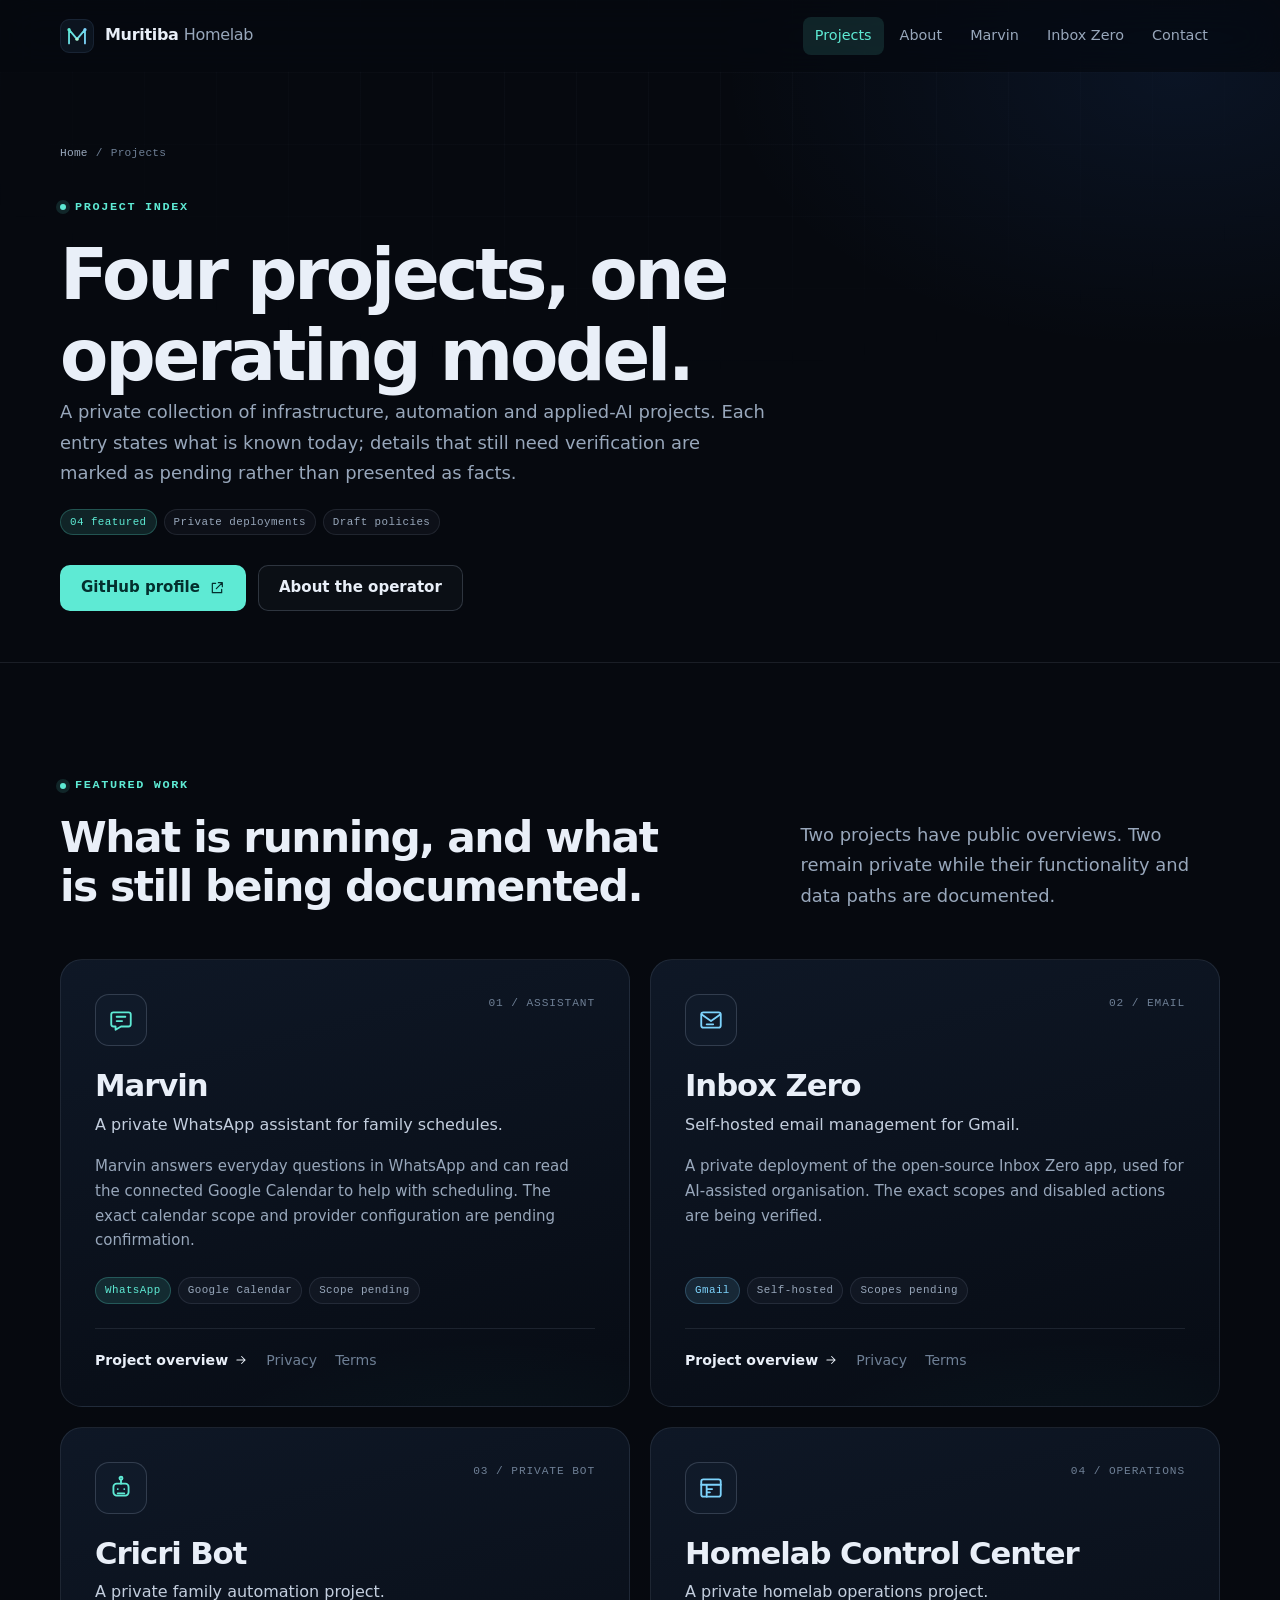
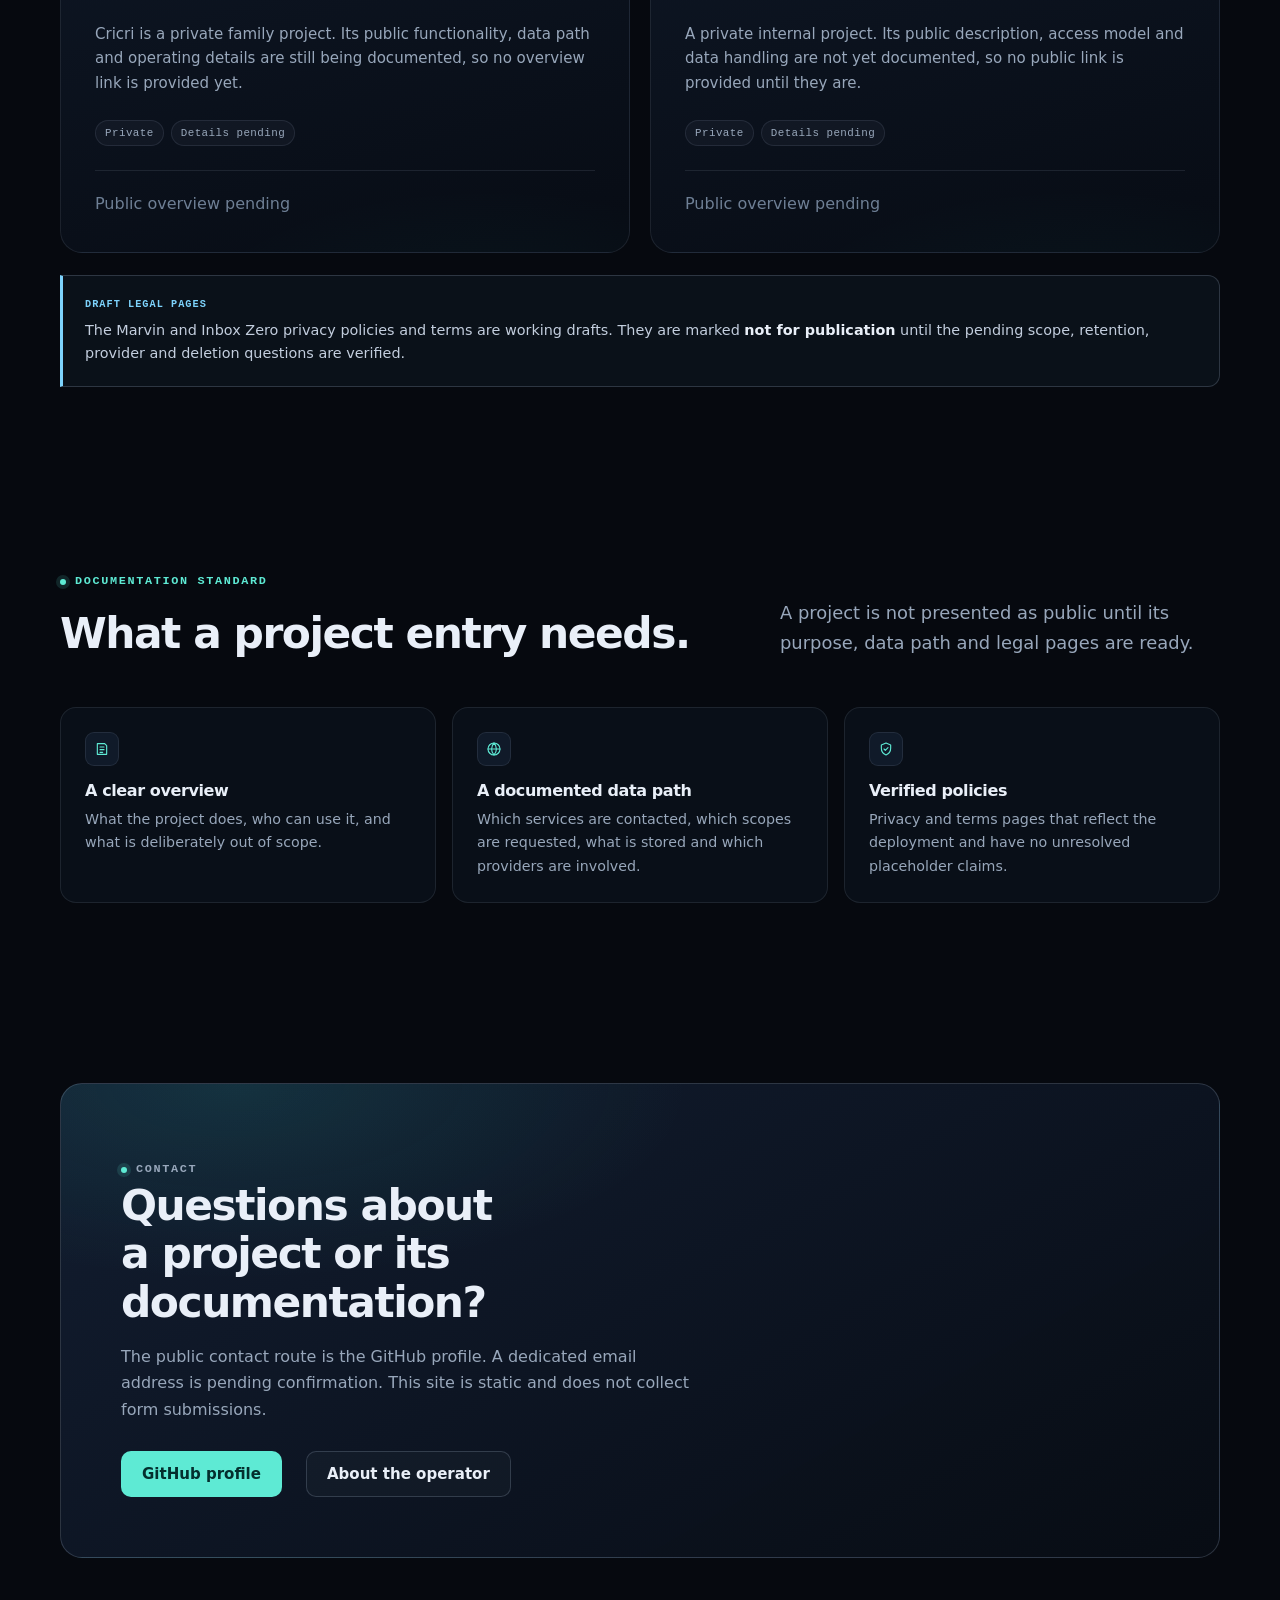
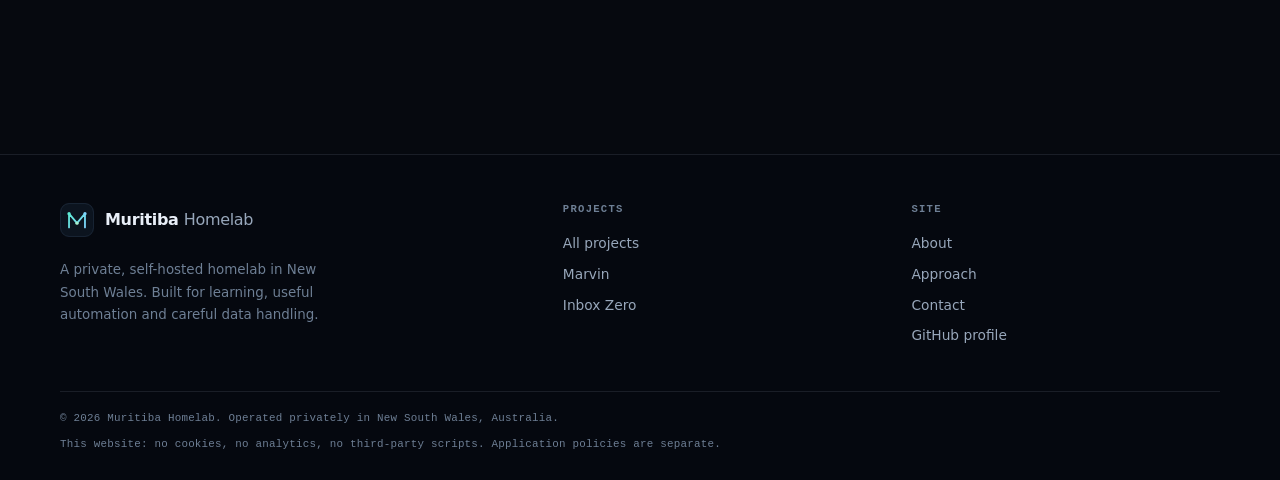
<file: docs/projects/index.html>
<!doctype html>
<html lang="en-AU">
<head>
  <meta charset="utf-8">
  <meta name="viewport" content="width=device-width, initial-scale=1">
  <meta http-equiv="Content-Security-Policy" content="default-src 'self'; img-src 'self' data:; style-src 'self'; script-src 'self'; font-src 'self'; connect-src 'self'; base-uri 'self'; form-action 'none'">
  <meta name="referrer" content="strict-origin-when-cross-origin">
  <title>Projects — Muritiba Homelab</title>
  <meta name="description" content="Featured projects from the Muritiba Homelab: Marvin, Inbox Zero, Cricri Bot and Homelab Control Center.">
  <link rel="canonical" href="https://homelab.wmuritiba.com/projects/">
  <meta name="theme-color" content="#06090f">
  <meta name="color-scheme" content="dark">

  <meta property="og:type" content="website">
  <meta property="og:site_name" content="Muritiba Homelab">
  <meta property="og:title" content="Projects — Muritiba Homelab">
  <meta property="og:description" content="A private collection of infrastructure, automation and applied-AI projects.">
  <meta property="og:url" content="https://homelab.wmuritiba.com/projects/">
  <meta property="og:image" content="https://homelab.wmuritiba.com/assets/og-image.png">
  <meta property="og:image:width" content="1200">
  <meta property="og:image:height" content="630">
  <meta property="og:locale" content="en_AU">
  <meta name="twitter:card" content="summary_large_image">

  <link rel="icon" href="../favicon.svg" type="image/svg+xml">
  <link rel="apple-touch-icon" href="../assets/apple-touch-icon.png">
  <link rel="stylesheet" href="../styles.css">
  <script src="../script.js" defer></script>
</head>
<body>
  <a class="skip-link" href="#main">Skip to content</a>

  <header class="site-header">
    <div class="container header-inner">
      <a class="brand" href="../" aria-label="Muritiba Homelab — home">
        <img class="brand-mark" src="../assets/mark.svg" alt="" width="34" height="34">
        <span class="brand-text">Muritiba <span>Homelab</span></span>
      </a>

      <button class="nav-toggle" type="button" aria-expanded="false" aria-controls="site-nav" aria-label="Open navigation">
        <svg class="icon-menu" viewBox="0 0 24 24" fill="none" stroke="currentColor" stroke-width="1.8" stroke-linecap="round" aria-hidden="true" focusable="false"><path d="M4 7h16M4 12h16M4 17h16"/></svg>
        <svg class="icon-close" viewBox="0 0 24 24" fill="none" stroke="currentColor" stroke-width="1.8" stroke-linecap="round" aria-hidden="true" focusable="false"><path d="M6 6l12 12M18 6 6 18"/></svg>
      </button>

      <nav class="site-nav" id="site-nav" aria-label="Primary">
        <a href="./" aria-current="page">Projects</a>
        <a href="../about/">About</a>
        <a href="../marvin/">Marvin</a>
        <a href="../inbox-zero/">Inbox Zero</a>
        <a href="../#contact">Contact</a>
      </nav>
    </div>
  </header>

  <main id="main">
    <section class="page-hero">
      <div class="container">
        <nav class="breadcrumb" aria-label="Breadcrumb">
          <a href="../">Home</a>
          <span aria-hidden="true">/</span>
          <span>Projects</span>
        </nav>

        <p class="eyebrow">Project index</p>
        <h1>Four projects, one operating model.</h1>
        <p class="lead">A private collection of infrastructure, automation and applied-AI projects. Each entry states what is known today; details that still need verification are marked as pending rather than presented as facts.</p>
        <div class="app-hero__badges">
          <span class="pill pill--accent">04 featured</span>
          <span class="pill">Private deployments</span>
          <span class="pill">Draft policies</span>
        </div>
        <div class="button-row">
          <a class="button button--primary" href="https://github.com/wmuritiba" rel="noopener">
            GitHub profile
            <svg viewBox="0 0 24 24" fill="none" stroke="currentColor" stroke-width="1.8" stroke-linecap="round" stroke-linejoin="round" aria-hidden="true" focusable="false"><path d="M14 4h6v6M20 4l-9 9M10 5H5v14h14v-5"/></svg>
          </a>
          <a class="button button--ghost" href="../about/">About the operator</a>
        </div>
      </div>
    </section>

    <section class="section" aria-labelledby="project-list-title">
      <div class="container">
        <div class="section-head">
          <div class="section-title">
            <p class="eyebrow">Featured work</p>
            <h2 id="project-list-title">What is running, and what is still being documented.</h2>
          </div>
          <div class="section-head__aside">
            <p class="lead">Two projects have public overviews. Two remain private while their functionality and data paths are documented.</p>
          </div>
        </div>

        <div class="project-grid">
          <article class="project-card">
            <div class="project-card__top">
              <span class="app-icon" aria-hidden="true">
                <svg viewBox="0 0 24 24" fill="none" stroke="currentColor" stroke-width="1.7" stroke-linecap="round" stroke-linejoin="round"><path d="M5 5h14a2 2 0 0 1 2 2v9a2 2 0 0 1-2 2h-7l-5 3v-3H5a2 2 0 0 1-2-2V7a2 2 0 0 1 2-2z"/><path d="M8 9h8M8 13h5"/></svg>
              </span>
              <span class="project-index">01 / ASSISTANT</span>
            </div>
            <h3>Marvin</h3>
            <p class="project-card__tagline">A private WhatsApp assistant for family schedules.</p>
            <p class="project-card__body">Marvin answers everyday questions in WhatsApp and can read the connected Google Calendar to help with scheduling. The exact calendar scope and provider configuration are pending confirmation.</p>
            <div class="project-card__meta tag-row">
              <span class="pill pill--accent">WhatsApp</span>
              <span class="pill">Google Calendar</span>
              <span class="pill">Scope pending</span>
            </div>
            <div class="project-card__links">
              <a href="../marvin/">Project overview
                <svg viewBox="0 0 24 24" fill="none" stroke="currentColor" stroke-width="1.8" stroke-linecap="round" stroke-linejoin="round" aria-hidden="true" focusable="false"><path d="M5 12h14M13 6l6 6-6 6"/></svg>
              </a>
              <a class="link-subtle" href="../marvin/privacy/">Privacy</a>
              <a class="link-subtle" href="../marvin/terms/">Terms</a>
            </div>
          </article>

          <article class="project-card">
            <div class="project-card__top">
              <span class="app-icon app-icon--blue" aria-hidden="true">
                <svg viewBox="0 0 24 24" fill="none" stroke="currentColor" stroke-width="1.7" stroke-linecap="round" stroke-linejoin="round"><rect x="3" y="5" width="18" height="14" rx="2"/><path d="m3.5 7 8.5 6 8.5-6"/><path d="M8 16h6"/></svg>
              </span>
              <span class="project-index">02 / EMAIL</span>
            </div>
            <h3>Inbox Zero</h3>
            <p class="project-card__tagline">Self-hosted email management for Gmail.</p>
            <p class="project-card__body">A private deployment of the open-source Inbox Zero app, used for AI-assisted organisation. The exact scopes and disabled actions are being verified.</p>
            <div class="project-card__meta tag-row">
              <span class="pill pill--blue">Gmail</span>
              <span class="pill">Self-hosted</span>
              <span class="pill">Scopes pending</span>
            </div>
            <div class="project-card__links">
              <a href="../inbox-zero/">Project overview
                <svg viewBox="0 0 24 24" fill="none" stroke="currentColor" stroke-width="1.8" stroke-linecap="round" stroke-linejoin="round" aria-hidden="true" focusable="false"><path d="M5 12h14M13 6l6 6-6 6"/></svg>
              </a>
              <a class="link-subtle" href="../inbox-zero/privacy/">Privacy</a>
              <a class="link-subtle" href="../inbox-zero/terms/">Terms</a>
            </div>
          </article>

          <article class="project-card">
            <div class="project-card__top">
              <span class="app-icon" aria-hidden="true">
                <svg viewBox="0 0 24 24" fill="none" stroke="currentColor" stroke-width="1.7" stroke-linecap="round" stroke-linejoin="round"><rect x="5" y="8" width="14" height="11" rx="3"/><path d="M12 8V4M9 13h.01M15 13h.01M9 17h6"/><circle cx="12" cy="3" r="1.4"/></svg>
              </span>
              <span class="project-index">03 / PRIVATE BOT</span>
            </div>
            <h3>Cricri Bot</h3>
            <p class="project-card__tagline">A private family automation project.</p>
            <p class="project-card__body">Cricri is a private family project. Its public functionality, data path and operating details are still being documented, so no overview link is provided yet.</p>
            <div class="project-card__meta tag-row">
              <span class="pill">Private</span>
              <span class="pill">Details pending</span>
            </div>
            <div class="project-card__links">
              <span class="link-subtle">Public overview pending</span>
            </div>
          </article>

          <article class="project-card">
            <div class="project-card__top">
              <span class="app-icon app-icon--blue" aria-hidden="true">
                <svg viewBox="0 0 24 24" fill="none" stroke="currentColor" stroke-width="1.7" stroke-linecap="round" stroke-linejoin="round"><rect x="3" y="4" width="18" height="16" rx="2"/><path d="M3 9h18M8 9v11M8 13h5M8 16h3"/></svg>
              </span>
              <span class="project-index">04 / OPERATIONS</span>
            </div>
            <h3>Homelab Control Center</h3>
            <p class="project-card__tagline">A private homelab operations project.</p>
            <p class="project-card__body">A private internal project. Its public description, access model and data handling are not yet documented, so no public link is provided until they are.</p>
            <div class="project-card__meta tag-row">
              <span class="pill">Private</span>
              <span class="pill">Details pending</span>
            </div>
            <div class="project-card__links">
              <span class="link-subtle">Public overview pending</span>
            </div>
          </article>
        </div>

        <div class="callout callout--neutral callout--spaced">
          <span class="callout__label">Draft legal pages</span>
          <p>The Marvin and Inbox Zero privacy policies and terms are working drafts. They are marked <strong>not for publication</strong> until the pending scope, retention, provider and deletion questions are verified.</p>
        </div>
      </div>
    </section>

    <section class="section section--tight" aria-labelledby="entry-title">
      <div class="container">
        <div class="section-head">
          <div class="section-title">
            <p class="eyebrow">Documentation standard</p>
            <h2 id="entry-title">What a project entry needs.</h2>
          </div>
          <div class="section-head__aside">
            <p class="lead">A project is not presented as public until its purpose, data path and legal pages are ready.</p>
          </div>
        </div>

        <div class="feature-grid">
          <article class="feature-card">
            <span class="feature-card__icon" aria-hidden="true">
              <svg viewBox="0 0 24 24" fill="none" stroke="currentColor" stroke-width="1.7" stroke-linecap="round" stroke-linejoin="round"><path d="M5 4h11l3 3v13H5z"/><path d="M9 9h6M9 13h6M9 17h4"/></svg>
            </span>
            <h3>A clear overview</h3>
            <p>What the project does, who can use it, and what is deliberately out of scope.</p>
          </article>
          <article class="feature-card">
            <span class="feature-card__icon" aria-hidden="true">
              <svg viewBox="0 0 24 24" fill="none" stroke="currentColor" stroke-width="1.7" stroke-linecap="round" stroke-linejoin="round"><circle cx="12" cy="12" r="9"/><path d="M3 12h18M12 3c2.4 2.6 3.6 5.6 3.6 9s-1.2 6.4-3.6 9c-2.4-2.6-3.6-5.6-3.6-9S9.6 5.6 12 3z"/></svg>
            </span>
            <h3>A documented data path</h3>
            <p>Which services are contacted, which scopes are requested, what is stored and which providers are involved.</p>
          </article>
          <article class="feature-card">
            <span class="feature-card__icon" aria-hidden="true">
              <svg viewBox="0 0 24 24" fill="none" stroke="currentColor" stroke-width="1.7" stroke-linecap="round" stroke-linejoin="round"><path d="M12 3 5 6v5c0 4.4 2.9 8.4 7 10 4.1-1.6 7-5.6 7-10V6l-7-3z"/><path d="m9 12 2 2 4-4"/></svg>
            </span>
            <h3>Verified policies</h3>
            <p>Privacy and terms pages that reflect the deployment and have no unresolved placeholder claims.</p>
          </article>
        </div>
      </div>
    </section>

    <section class="section" id="contact" aria-labelledby="contact-title">
      <div class="container">
        <div class="contact-panel">
          <p class="eyebrow">Contact</p>
          <h2 id="contact-title">Questions about a project or its documentation?</h2>
          <p>The public contact route is the GitHub profile. A dedicated email address is pending confirmation. This site is static and does not collect form submissions.</p>
          <div class="contact-actions">
            <a class="button button--primary" href="https://github.com/wmuritiba" rel="noopener">GitHub profile</a>
            <a class="button button--ghost" href="../about/">About the operator</a>
          </div>
        </div>
      </div>
    </section>
  </main>

  <footer class="site-footer">
    <div class="container footer-grid">
      <div class="footer-brand">
        <a class="brand" href="../" aria-label="Muritiba Homelab — home">
          <img class="brand-mark" src="../assets/mark.svg" alt="" width="34" height="34">
          <span class="brand-text">Muritiba <span>Homelab</span></span>
        </a>
        <p>A private, self-hosted homelab in New South Wales. Built for learning, useful automation and careful data handling.</p>
      </div>
      <div class="footer-col">
        <h3>Projects</h3>
        <a href="./">All projects</a>
        <a href="../marvin/">Marvin</a>
        <a href="../inbox-zero/">Inbox Zero</a>
      </div>
      <div class="footer-col">
        <h3>Site</h3>
        <a href="../about/">About</a>
        <a href="../#approach">Approach</a>
        <a href="../#contact">Contact</a>
        <a href="https://github.com/wmuritiba" rel="noopener">GitHub profile</a>
      </div>
    </div>
    <div class="container footer-bottom">
      <p>© 2026 Muritiba Homelab. Operated privately in New South Wales, Australia.</p>
      <p>This website: no cookies, no analytics, no third-party scripts. Application policies are separate.</p>
    </div>
  </footer>
</body>
</html>
</file>
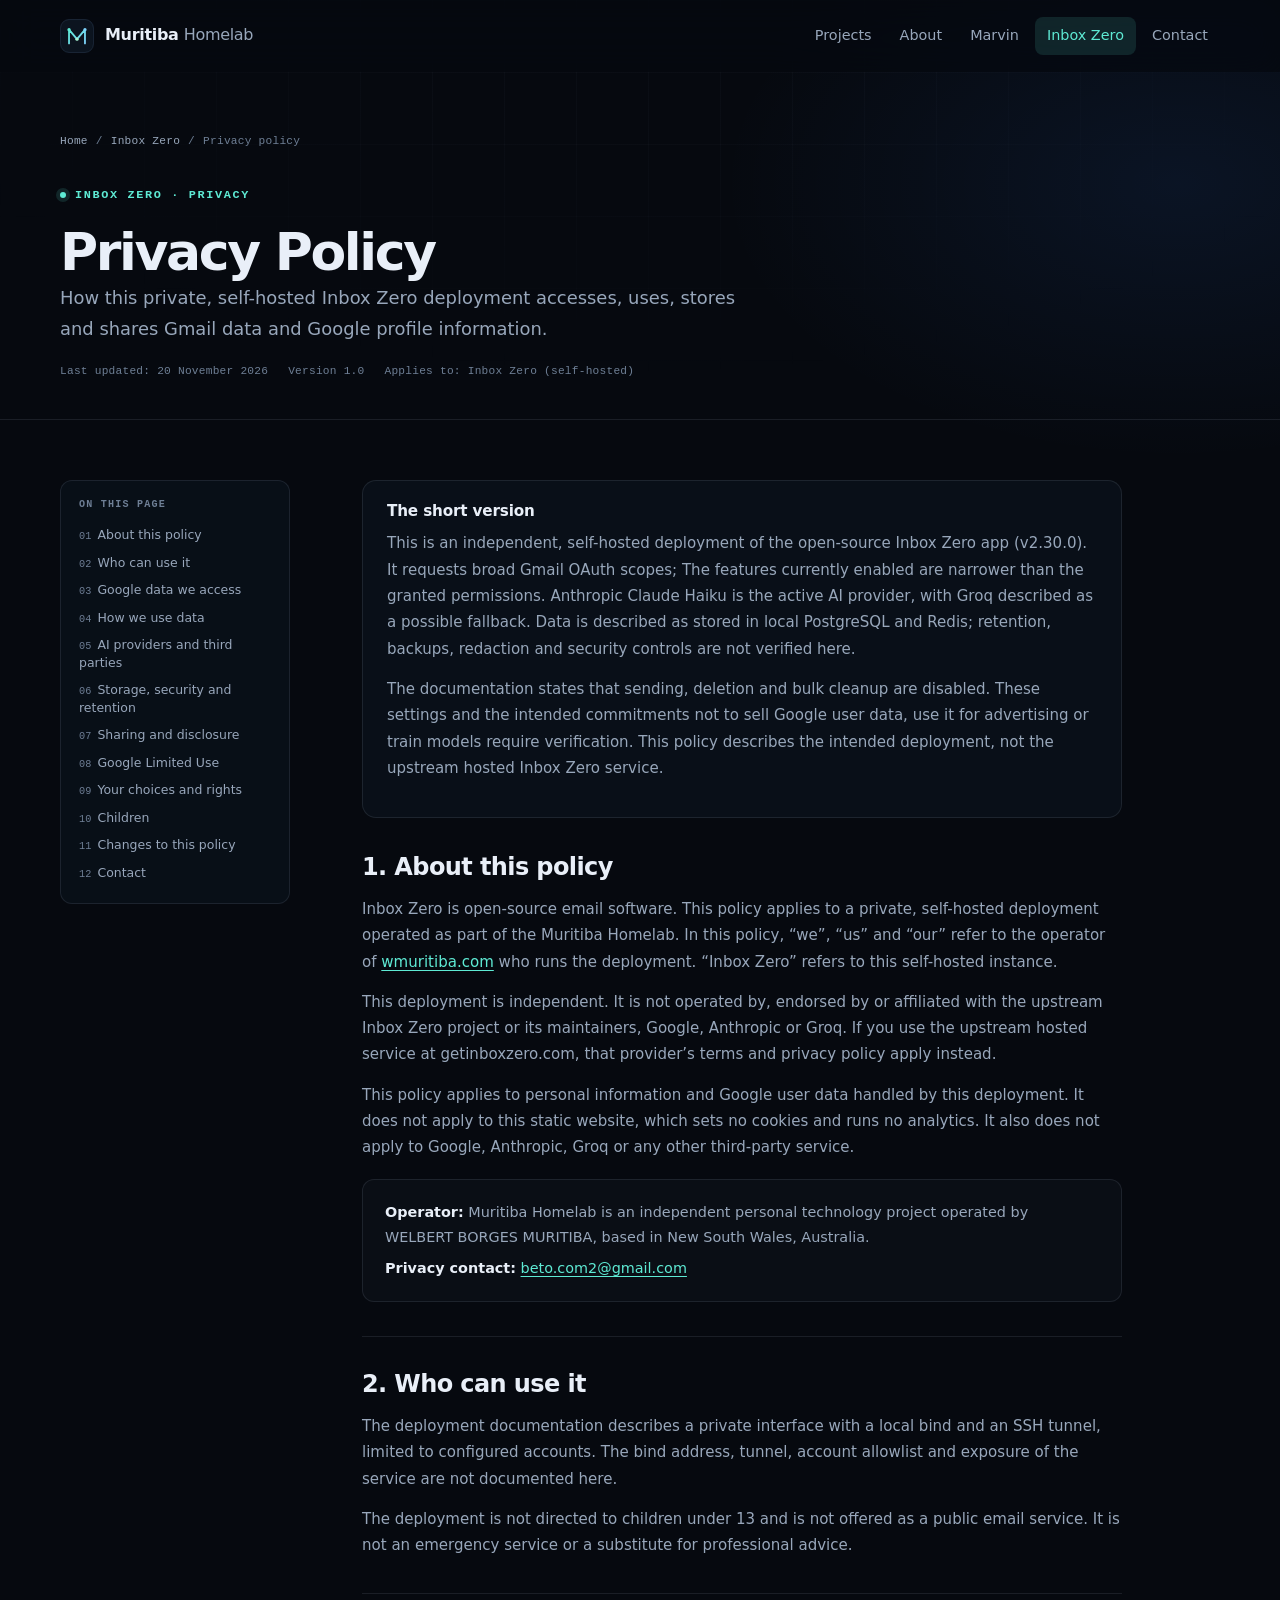
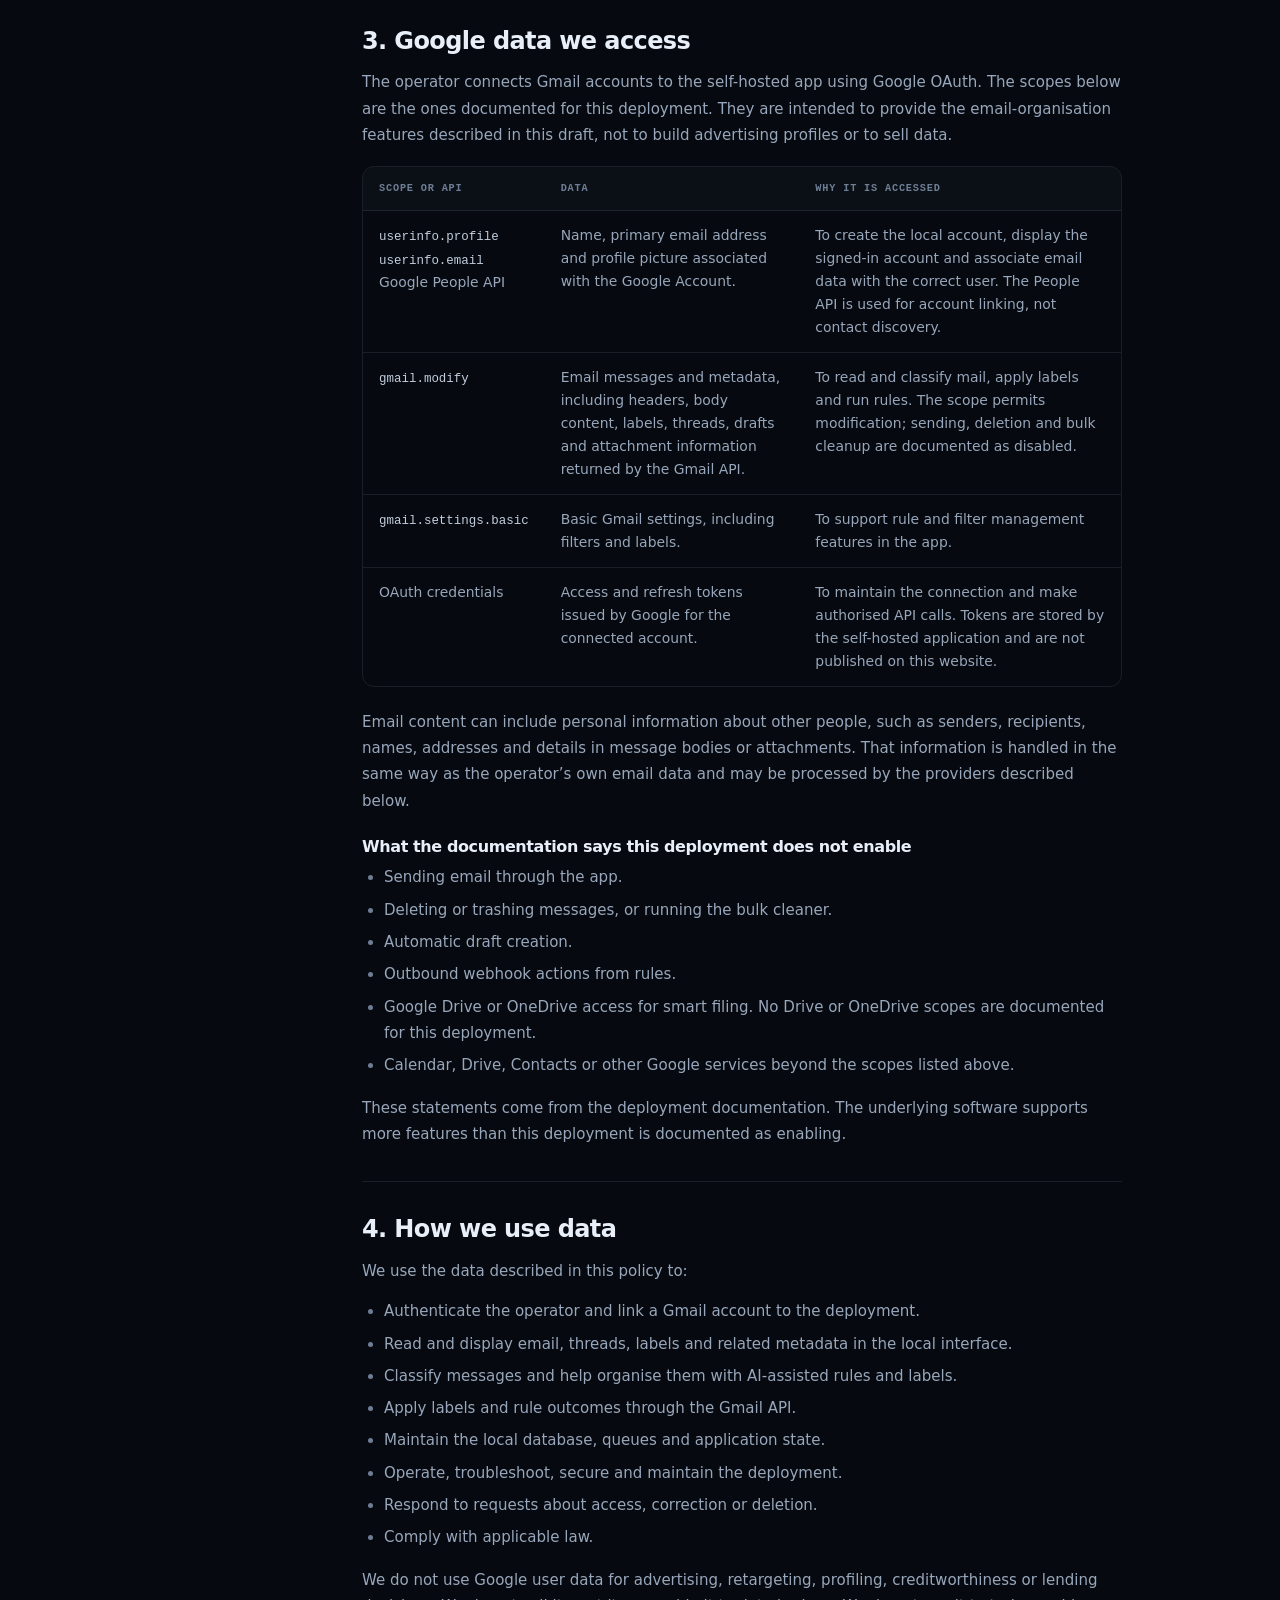
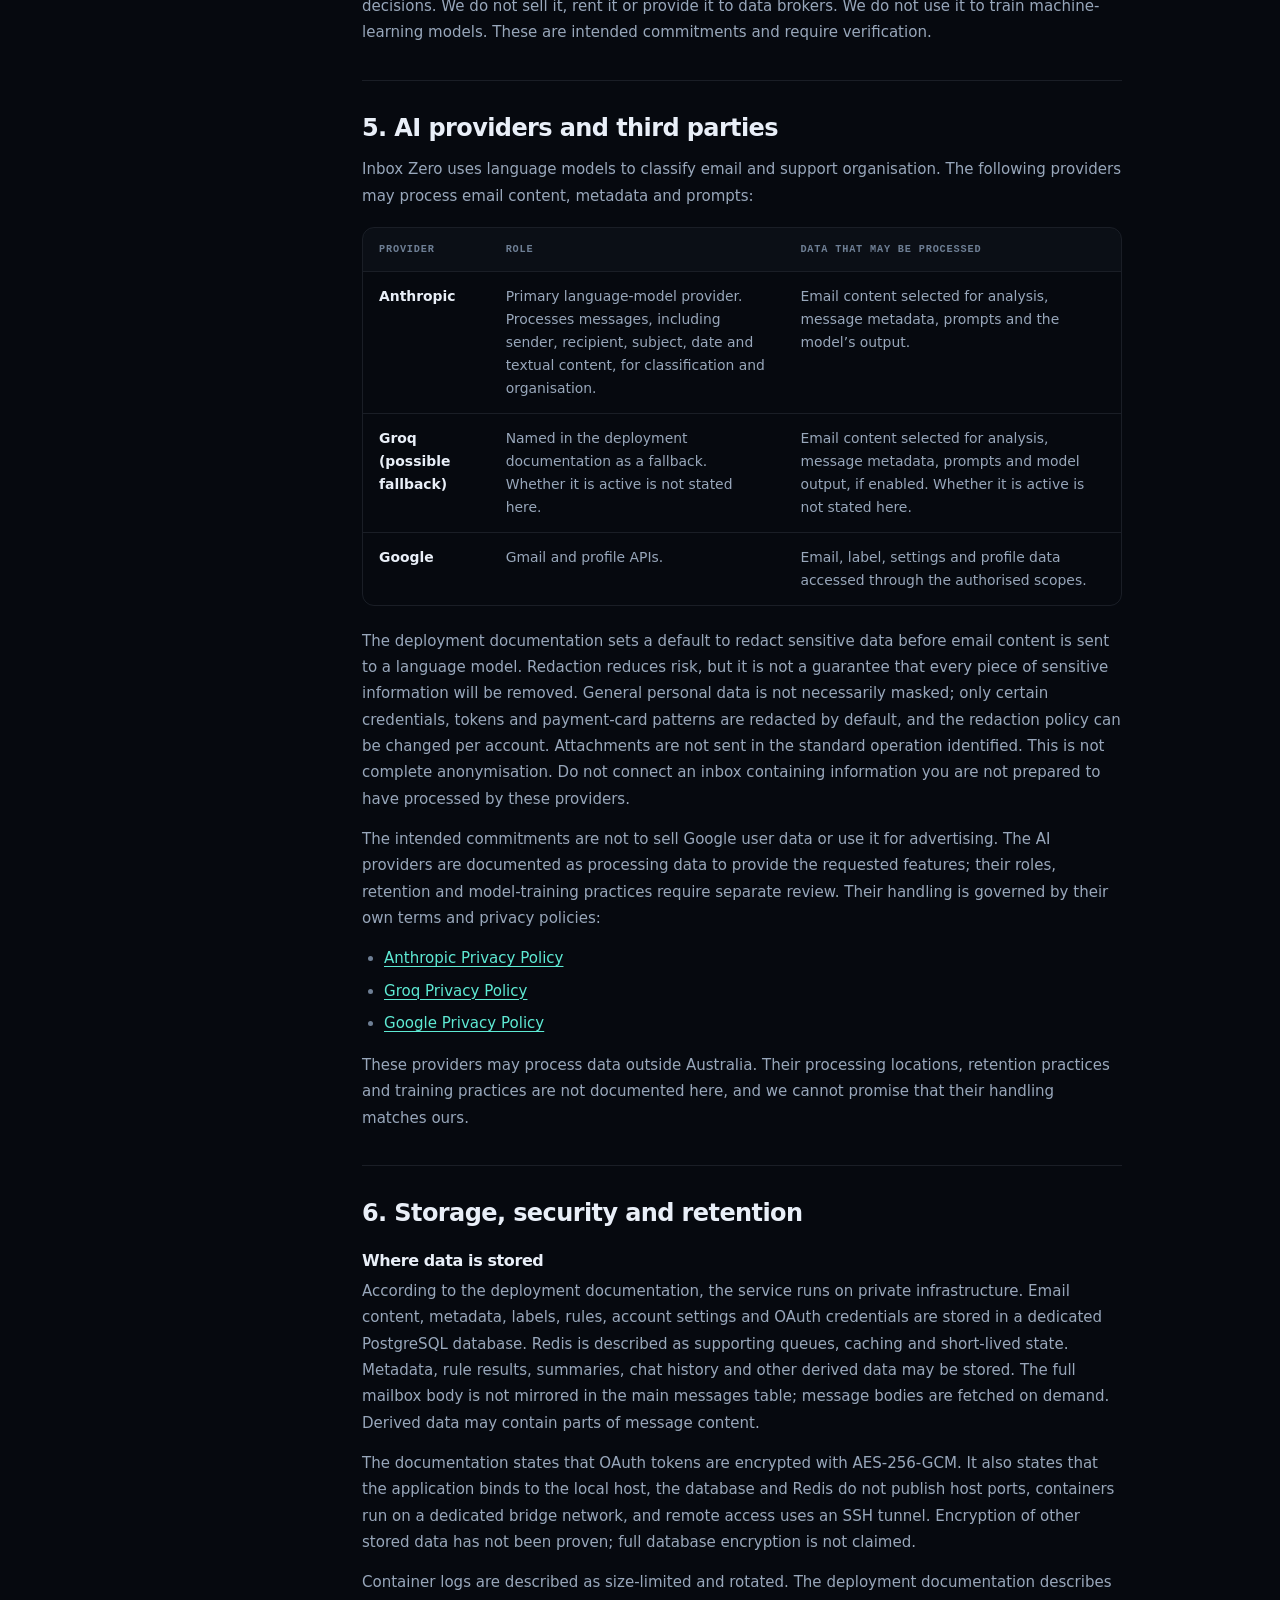
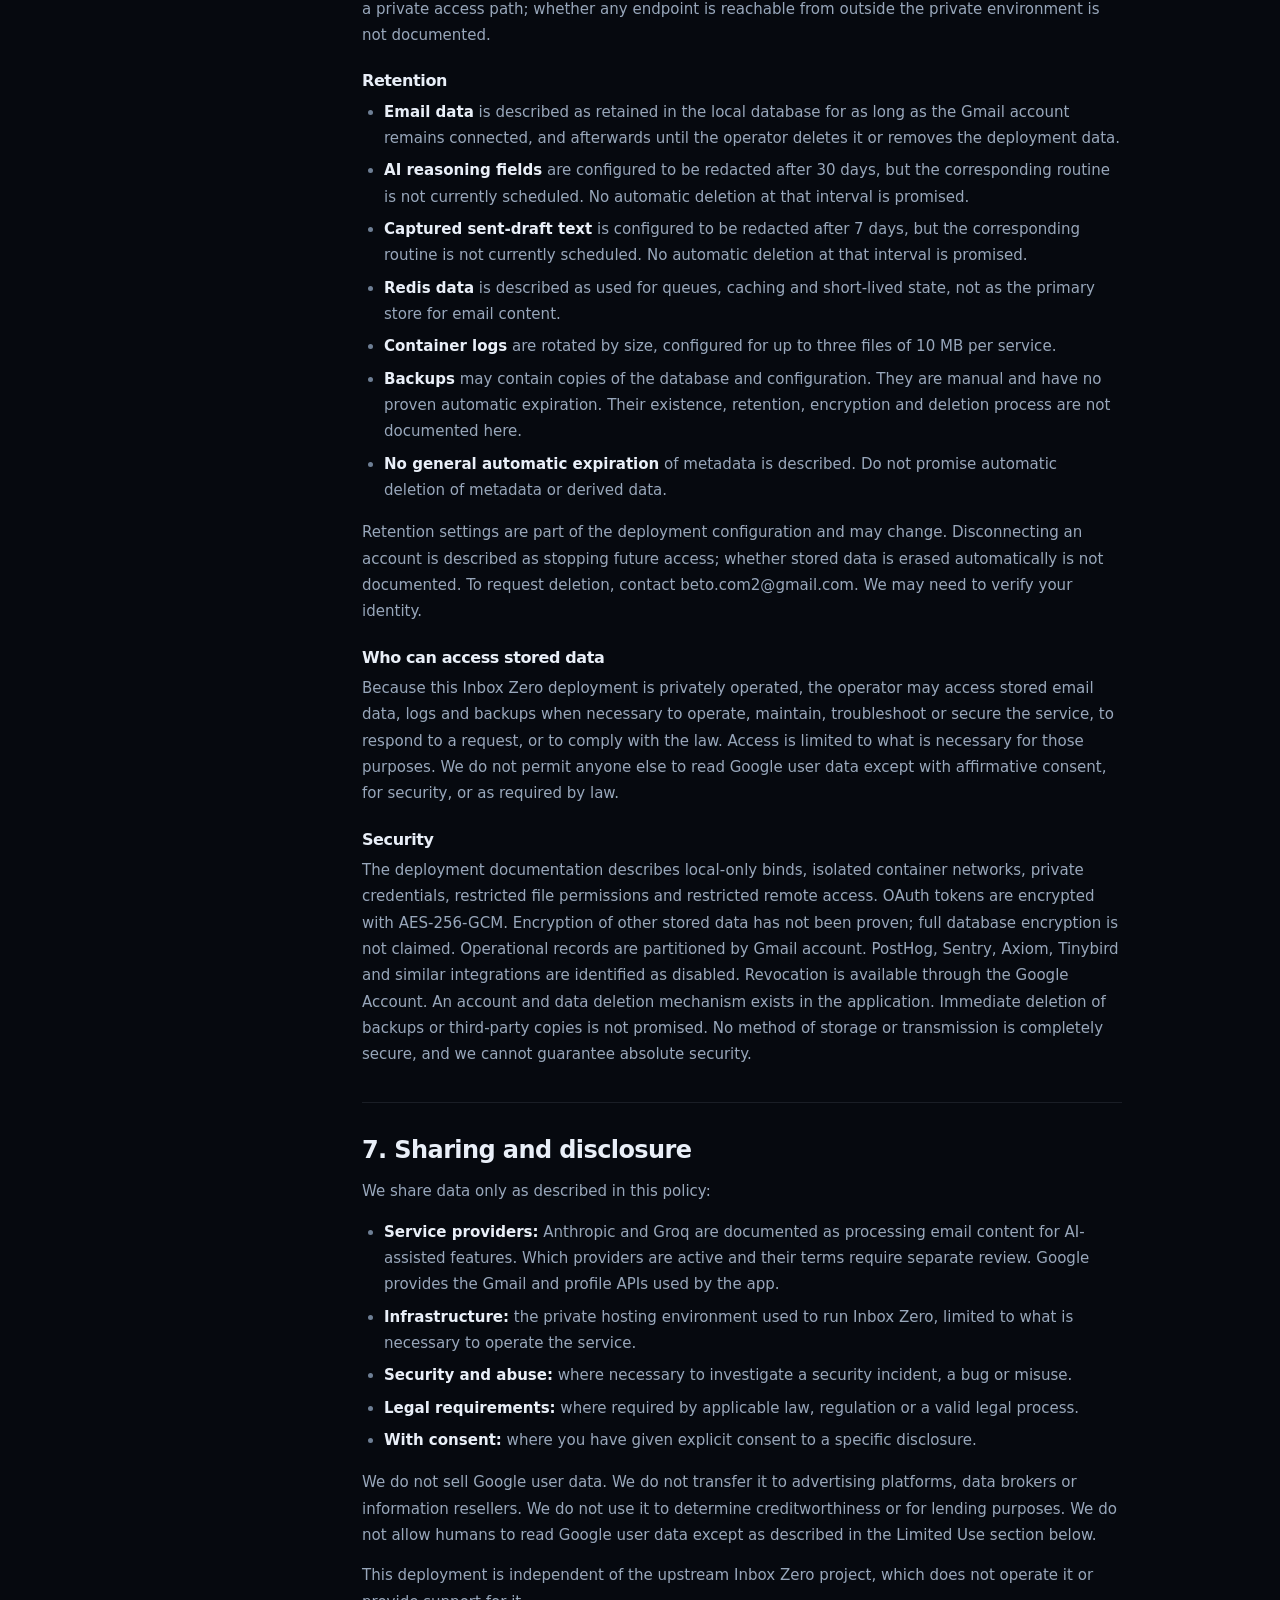
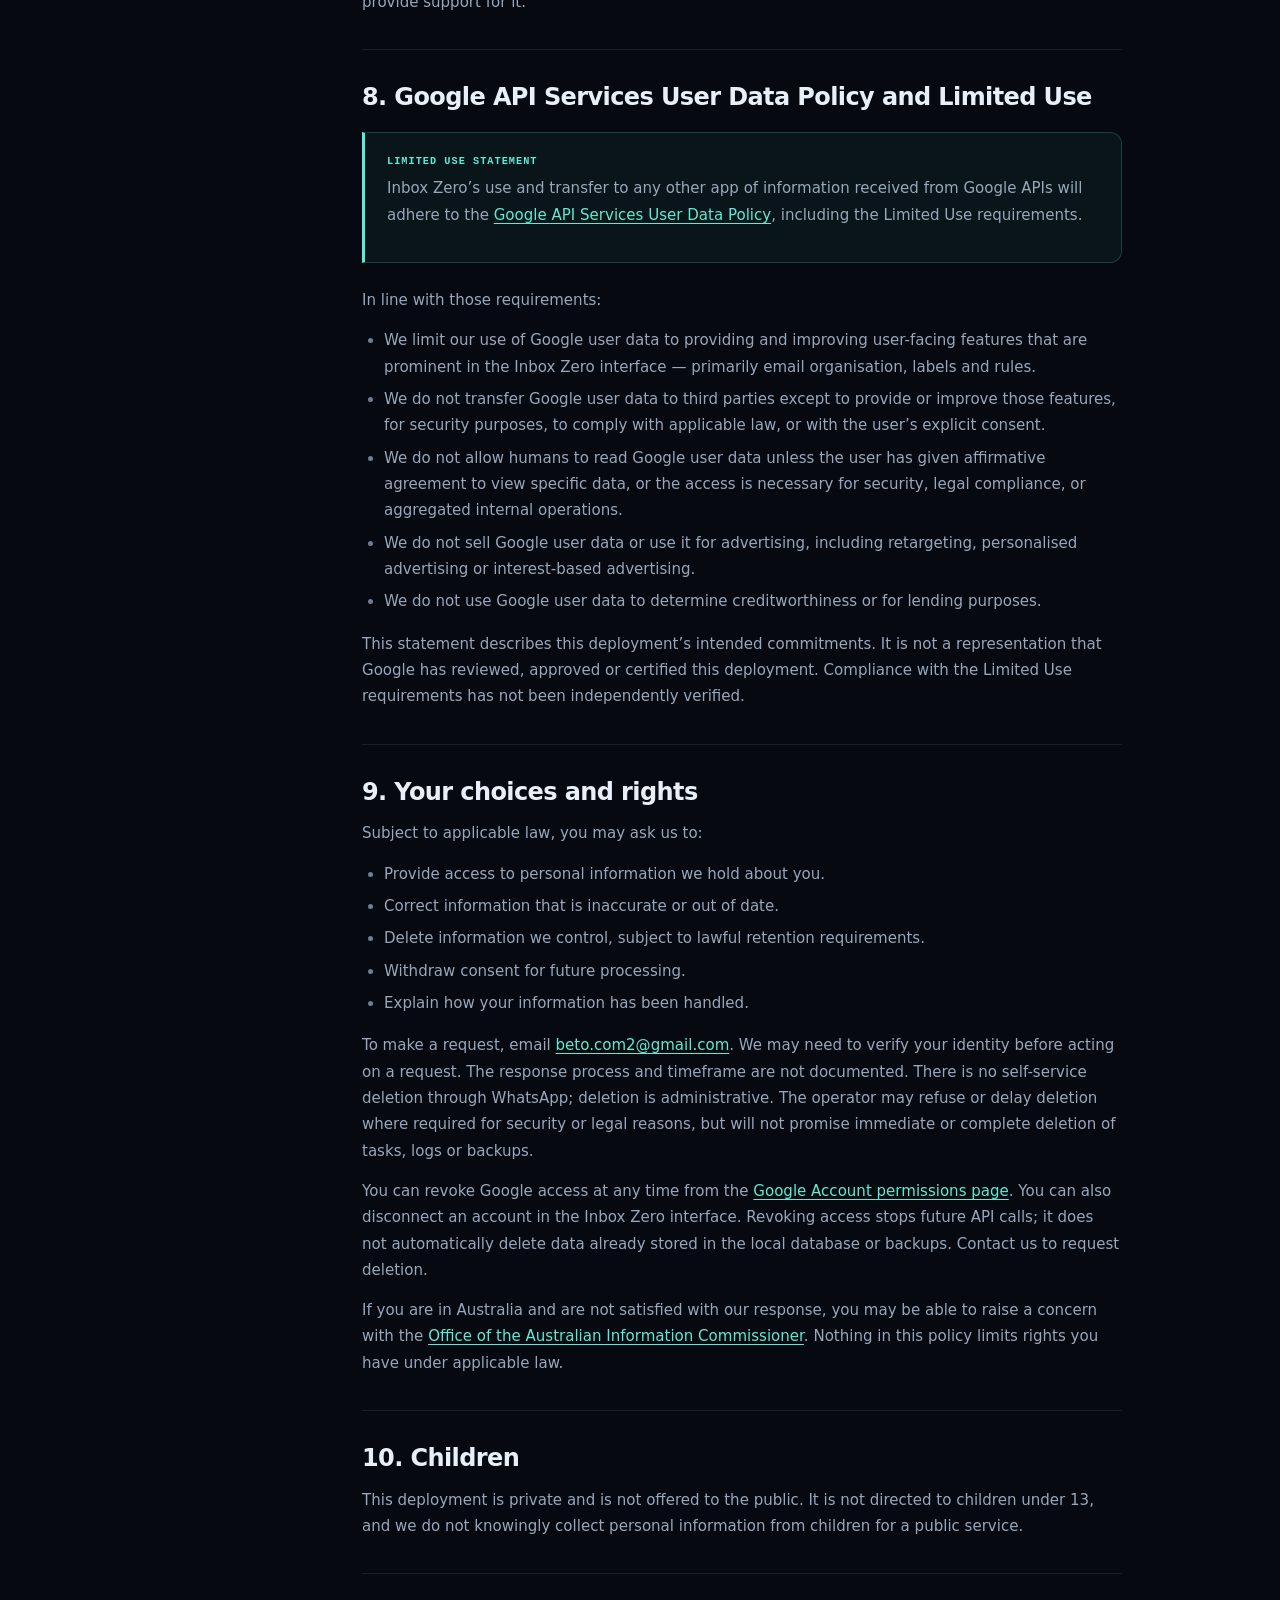
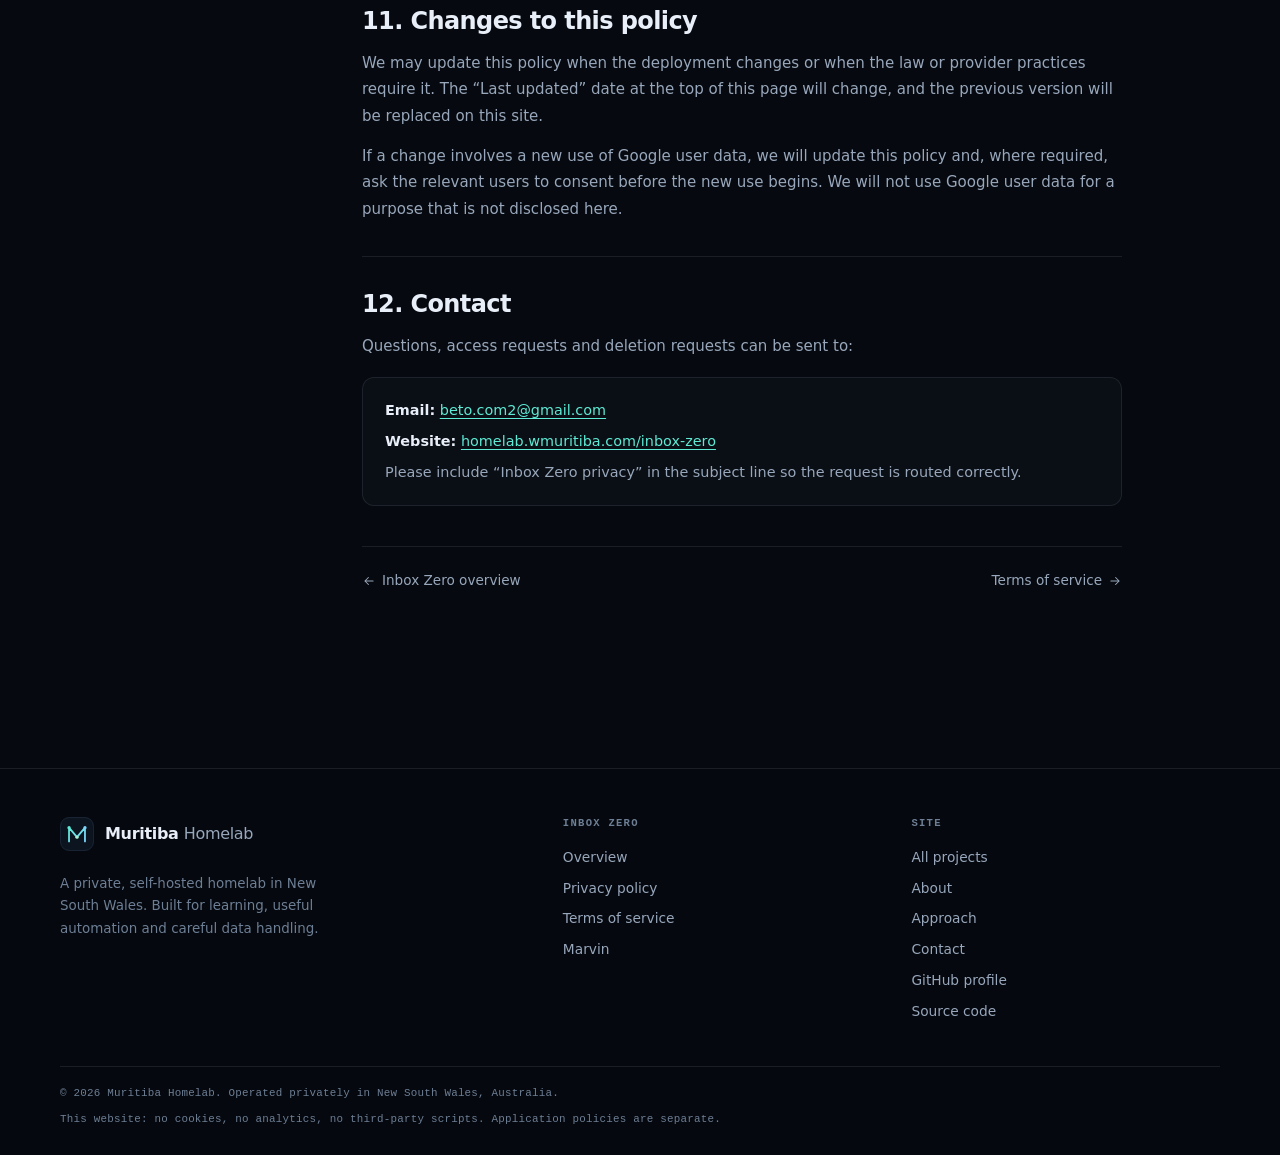
<file: docs/inbox-zero/privacy/index.html>
<!doctype html>
<html lang="en-AU">
<head>
  <meta charset="utf-8">
  <meta name="viewport" content="width=device-width, initial-scale=1">
  <meta http-equiv="Content-Security-Policy" content="default-src 'self'; img-src 'self' data:; style-src 'self'; script-src 'self'; font-src 'self'; connect-src 'self'; base-uri 'self'; form-action 'none'">
  <meta name="referrer" content="strict-origin-when-cross-origin">
  <title>Inbox Zero Privacy Policy | Muritiba Homelab</title>
  <meta name="description" content="How the private, self-hosted Inbox Zero deployment accesses, uses, stores and shares Gmail data and profile information.">
  <link rel="canonical" href="https://homelab.wmuritiba.com/inbox-zero/privacy/">
  <meta name="theme-color" content="#06090f">
  <meta name="color-scheme" content="dark">
  <meta property="og:type" content="article">
  <meta property="og:site_name" content="Muritiba Homelab">
  <meta property="og:title" content="Inbox Zero Privacy Policy">
  <meta property="og:description" content="How the private, self-hosted Inbox Zero deployment accesses, uses, stores and shares Gmail data and profile information.">
  <meta property="og:url" content="https://homelab.wmuritiba.com/inbox-zero/privacy/">
  <meta property="og:locale" content="en_AU">
  <link rel="icon" href="../../favicon.svg" type="image/svg+xml">
  <link rel="apple-touch-icon" href="../../assets/apple-touch-icon.png">
  <link rel="stylesheet" href="../../styles.css">
  <script src="../../script.js" defer></script>
</head>
<body>
  <a class="skip-link" href="#main">Skip to content</a>

  <header class="site-header">
    <div class="container header-inner">
      <a class="brand" href="../../" aria-label="Muritiba Homelab — home">
        <img class="brand-mark" src="../../assets/mark.svg" alt="" width="34" height="34">
        <span class="brand-text">Muritiba <span>Homelab</span></span>
      </a>

      <button class="nav-toggle" type="button" aria-expanded="false" aria-controls="site-nav" aria-label="Open navigation">
        <svg class="icon-menu" viewBox="0 0 24 24" fill="none" stroke="currentColor" stroke-width="1.8" stroke-linecap="round" aria-hidden="true" focusable="false"><path d="M4 7h16M4 12h16M4 17h16"/></svg>
        <svg class="icon-close" viewBox="0 0 24 24" fill="none" stroke="currentColor" stroke-width="1.8" stroke-linecap="round" aria-hidden="true" focusable="false"><path d="M6 6l12 12M18 6 6 18"/></svg>
      </button>

      <nav class="site-nav" id="site-nav" aria-label="Primary">
        <a href="../../projects/">Projects</a>
        <a href="../../about/">About</a>
        <a href="../../marvin/">Marvin</a>
        <a href="../../inbox-zero/" aria-current="true">Inbox Zero</a>
        <a href="../../#contact">Contact</a>
      </nav>
    </div>
  </header>

  <main id="main">
    <section class="policy-hero">
      <div class="container">
        <nav class="breadcrumb" aria-label="Breadcrumb">
          <a href="../../">Home</a>
          <span aria-hidden="true">/</span>
          <a href="../">Inbox Zero</a>
          <span aria-hidden="true">/</span>
          <span>Privacy policy</span>
        </nav>
        <p class="eyebrow">Inbox Zero · Privacy</p>
        <h1>Privacy Policy</h1>
        <p class="lead">How this private, self-hosted Inbox Zero deployment accesses, uses, stores and shares Gmail data and Google profile information.</p>
        <div class="policy-meta">
          <span>Last updated: <time datetime="2026-11-20">20 November 2026</time></span>
          <span>Version 1.0</span>
          <span>Applies to: Inbox Zero (self-hosted)</span>
        </div>
      </div>
    </section>

    <div class="container policy-layout">
      <aside class="policy-toc" aria-label="On this page">
        <h2>On this page</h2>
        <ol>
          <li><a href="#about">About this policy</a></li>
          <li><a href="#access">Who can use it</a></li>
          <li><a href="#google-data">Google data we access</a></li>
          <li><a href="#use">How we use data</a></li>
          <li><a href="#ai">AI providers and third parties</a></li>
          <li><a href="#storage">Storage, security and retention</a></li>
          <li><a href="#sharing">Sharing and disclosure</a></li>
          <li><a href="#limited-use">Google Limited Use</a></li>
          <li><a href="#rights">Your choices and rights</a></li>
          <li><a href="#children">Children</a></li>
          <li><a href="#changes">Changes to this policy</a></li>
          <li><a href="#contact">Contact</a></li>
        </ol>
      </aside>

      <article class="policy-body">
        <div class="policy-summary">
          <h2>The short version</h2>
          <p>This is an independent, self-hosted deployment of the open-source Inbox Zero app (v2.30.0). It requests broad Gmail OAuth scopes; The features currently enabled are narrower than the granted permissions. Anthropic Claude Haiku is the active AI provider, with Groq described as a possible fallback. Data is described as stored in local PostgreSQL and Redis; retention, backups, redaction and security controls are not verified here.</p>
          <p>The documentation states that sending, deletion and bulk cleanup are disabled. These settings and the intended commitments not to sell Google user data, use it for advertising or train models require verification. This policy describes the intended deployment, not the upstream hosted Inbox Zero service.</p>
        </div>

        <section class="policy-section" id="about">
          <h2>1. About this policy</h2>
          <p>Inbox Zero is open-source email software. This policy applies to a private, self-hosted deployment operated as part of the Muritiba Homelab. In this policy, “we”, “us” and “our” refer to the operator of <a href="https://wmuritiba.com">wmuritiba.com</a> who runs the deployment. “Inbox Zero” refers to this self-hosted instance.</p>
          <p>This deployment is independent. It is not operated by, endorsed by or affiliated with the upstream Inbox Zero project or its maintainers, Google, Anthropic or Groq. If you use the upstream hosted service at getinboxzero.com, that provider’s terms and privacy policy apply instead.</p>
          <p>This policy applies to personal information and Google user data handled by this deployment. It does not apply to this static website, which sets no cookies and runs no analytics. It also does not apply to Google, Anthropic, Groq or any other third-party service.</p>
          <div class="policy-contact">
            <p><strong>Operator:</strong> Muritiba Homelab is an independent personal technology project operated by WELBERT BORGES MURITIBA, based in New South Wales, Australia.</p>
            <p><strong>Privacy contact:</strong> <a href="mailto:beto.com2@gmail.com">beto.com2@gmail.com</a></p>
          </div>
        </section>

        <section class="policy-section" id="access">
          <h2>2. Who can use it</h2>
          <p>The deployment documentation describes a private interface with a local bind and an SSH tunnel, limited to configured accounts. The bind address, tunnel, account allowlist and exposure of the service are not documented here.</p>
          <p>The deployment is not directed to children under 13 and is not offered as a public email service. It is not an emergency service or a substitute for professional advice.</p>
        </section>

        <section class="policy-section" id="google-data">
          <h2>3. Google data we access</h2>
          <p>The operator connects Gmail accounts to the self-hosted app using Google OAuth. The scopes below are the ones documented for this deployment. They are intended to provide the email-organisation features described in this draft, not to build advertising profiles or to sell data.</p>

          <div class="table-wrap">
            <table class="data-table">
              <thead>
                <tr>
                  <th scope="col">Scope or API</th>
                  <th scope="col">Data</th>
                  <th scope="col">Why it is accessed</th>
                </tr>
              </thead>
              <tbody>
                <tr>
                  <td><code>userinfo.profile</code><br><code>userinfo.email</code><br>Google People API</td>
                  <td>Name, primary email address and profile picture associated with the Google Account.</td>
                  <td>To create the local account, display the signed-in account and associate email data with the correct user. The People API is used for account linking, not contact discovery.</td>
                </tr>
                <tr>
                  <td><code>gmail.modify</code></td>
                  <td>Email messages and metadata, including headers, body content, labels, threads, drafts and attachment information returned by the Gmail API.</td>
                  <td>To read and classify mail, apply labels and run rules. The scope permits modification; sending, deletion and bulk cleanup are documented as disabled.</td>
                </tr>
                <tr>
                  <td><code>gmail.settings.basic</code></td>
                  <td>Basic Gmail settings, including filters and labels.</td>
                  <td>To support rule and filter management features in the app.</td>
                </tr>
                <tr>
                  <td>OAuth credentials</td>
                  <td>Access and refresh tokens issued by Google for the connected account.</td>
                  <td>To maintain the connection and make authorised API calls. Tokens are stored by the self-hosted application and are not published on this website.</td>
                </tr>
              </tbody>
            </table>
          </div>

          <p>Email content can include personal information about other people, such as senders, recipients, names, addresses and details in message bodies or attachments. That information is handled in the same way as the operator’s own email data and may be processed by the providers described below.</p>

          <h3>What the documentation says this deployment does not enable</h3>
          <ul>
            <li>Sending email through the app.</li>
            <li>Deleting or trashing messages, or running the bulk cleaner.</li>
            <li>Automatic draft creation.</li>
            <li>Outbound webhook actions from rules.</li>
            <li>Google Drive or OneDrive access for smart filing. No Drive or OneDrive scopes are documented for this deployment.</li>
            <li>Calendar, Drive, Contacts or other Google services beyond the scopes listed above.</li>
          </ul>
          <p>These statements come from the deployment documentation. The underlying software supports more features than this deployment is documented as enabling.</p>
        </section>

        <section class="policy-section" id="use">
          <h2>4. How we use data</h2>
          <p>We use the data described in this policy to:</p>
          <ul>
            <li>Authenticate the operator and link a Gmail account to the deployment.</li>
            <li>Read and display email, threads, labels and related metadata in the local interface.</li>
            <li>Classify messages and help organise them with AI-assisted rules and labels.</li>
            <li>Apply labels and rule outcomes through the Gmail API.</li>
            <li>Maintain the local database, queues and application state.</li>
            <li>Operate, troubleshoot, secure and maintain the deployment.</li>
            <li>Respond to requests about access, correction or deletion.</li>
            <li>Comply with applicable law.</li>
          </ul>
          <p>We do not use Google user data for advertising, retargeting, profiling, creditworthiness or lending decisions. We do not sell it, rent it or provide it to data brokers. We do not use it to train machine-learning models. These are intended commitments and require verification.</p>
        </section>

        <section class="policy-section" id="ai">
          <h2>5. AI providers and third parties</h2>
          <p>Inbox Zero uses language models to classify email and support organisation. The following providers may process email content, metadata and prompts:</p>

          <div class="table-wrap">
            <table class="data-table">
              <thead>
                <tr>
                  <th scope="col">Provider</th>
                  <th scope="col">Role</th>
                  <th scope="col">Data that may be processed</th>
                </tr>
              </thead>
              <tbody>
                <tr>
                  <td><strong>Anthropic</strong></td>
                  <td>Primary language-model provider. Processes messages, including sender, recipient, subject, date and textual content, for classification and organisation.</td>
                  <td>Email content selected for analysis, message metadata, prompts and the model’s output.</td>
                </tr>
                <tr>
                  <td><strong>Groq (possible fallback)</strong></td>
                  <td>Named in the deployment documentation as a fallback. Whether it is active is not stated here.</td>
                  <td>Email content selected for analysis, message metadata, prompts and model output, if enabled. Whether it is active is not stated here.</td>
                </tr>
                <tr>
                  <td><strong>Google</strong></td>
                  <td>Gmail and profile APIs.</td>
                  <td>Email, label, settings and profile data accessed through the authorised scopes.</td>
                </tr>
              </tbody>
            </table>
          </div>

          <p>The deployment documentation sets a default to redact sensitive data before email content is sent to a language model. Redaction reduces risk, but it is not a guarantee that every piece of sensitive information will be removed. General personal data is not necessarily masked; only certain credentials, tokens and payment-card patterns are redacted by default, and the redaction policy can be changed per account. Attachments are not sent in the standard operation identified. This is not complete anonymisation. Do not connect an inbox containing information you are not prepared to have processed by these providers.</p>
          <p>The intended commitments are not to sell Google user data or use it for advertising. The AI providers are documented as processing data to provide the requested features; their roles, retention and model-training practices require separate review. Their handling is governed by their own terms and privacy policies:</p>
          <ul>
            <li><a href="https://www.anthropic.com/legal/privacy" rel="noopener">Anthropic Privacy Policy</a></li>
            <li><a href="https://groq.com/privacy-policy/" rel="noopener">Groq Privacy Policy</a></li>
            <li><a href="https://policies.google.com/privacy" rel="noopener">Google Privacy Policy</a></li>
          </ul>
          <p>These providers may process data outside Australia. Their processing locations, retention practices and training practices are not documented here, and we cannot promise that their handling matches ours.</p>
        </section>

        <section class="policy-section" id="storage">
          <h2>6. Storage, security and retention</h2>
          <h3>Where data is stored</h3>
          <p>According to the deployment documentation, the service runs on private infrastructure. Email content, metadata, labels, rules, account settings and OAuth credentials are stored in a dedicated PostgreSQL database. Redis is described as supporting queues, caching and short-lived state. Metadata, rule results, summaries, chat history and other derived data may be stored. The full mailbox body is not mirrored in the main messages table; message bodies are fetched on demand. Derived data may contain parts of message content.</p>
          <p>The documentation states that OAuth tokens are encrypted with AES-256-GCM. It also states that the application binds to the local host, the database and Redis do not publish host ports, containers run on a dedicated bridge network, and remote access uses an SSH tunnel. Encryption of other stored data has not been proven; full database encryption is not claimed.</p>
          <p>Container logs are described as size-limited and rotated. The deployment documentation describes a private access path; whether any endpoint is reachable from outside the private environment is not documented.</p>

          <h3>Retention</h3>
          <ul>
            <li><strong>Email data</strong> is described as retained in the local database for as long as the Gmail account remains connected, and afterwards until the operator deletes it or removes the deployment data.</li>
            <li><strong>AI reasoning fields</strong> are configured to be redacted after 30 days, but the corresponding routine is not currently scheduled. No automatic deletion at that interval is promised.</li>
            <li><strong>Captured sent-draft text</strong> is configured to be redacted after 7 days, but the corresponding routine is not currently scheduled. No automatic deletion at that interval is promised.</li>
            <li><strong>Redis data</strong> is described as used for queues, caching and short-lived state, not as the primary store for email content.</li>
            <li><strong>Container logs</strong> are rotated by size, configured for up to three files of 10 MB per service.</li>
            <li><strong>Backups</strong> may contain copies of the database and configuration. They are manual and have no proven automatic expiration. Their existence, retention, encryption and deletion process are not documented here.</li>
            <li><strong>No general automatic expiration</strong> of metadata is described. Do not promise automatic deletion of metadata or derived data.</li>
          </ul>
          <p>Retention settings are part of the deployment configuration and may change. Disconnecting an account is described as stopping future access; whether stored data is erased automatically is not documented. To request deletion, contact beto.com2@gmail.com. We may need to verify your identity.</p>

          <h3>Who can access stored data</h3>
          <p>Because this Inbox Zero deployment is privately operated, the operator may access stored email data, logs and backups when necessary to operate, maintain, troubleshoot or secure the service, to respond to a request, or to comply with the law. Access is limited to what is necessary for those purposes. We do not permit anyone else to read Google user data except with affirmative consent, for security, or as required by law.</p>

          <h3>Security</h3>
          <p>The deployment documentation describes local-only binds, isolated container networks, private credentials, restricted file permissions and restricted remote access. OAuth tokens are encrypted with AES-256-GCM. Encryption of other stored data has not been proven; full database encryption is not claimed. Operational records are partitioned by Gmail account. PostHog, Sentry, Axiom, Tinybird and similar integrations are identified as disabled. Revocation is available through the Google Account. An account and data deletion mechanism exists in the application. Immediate deletion of backups or third-party copies is not promised. No method of storage or transmission is completely secure, and we cannot guarantee absolute security.</p>
        </section>

        <section class="policy-section" id="sharing">
          <h2>7. Sharing and disclosure</h2>
          <p>We share data only as described in this policy:</p>
          <ul>
            <li><strong>Service providers:</strong> Anthropic and Groq are documented as processing email content for AI-assisted features. Which providers are active and their terms require separate review. Google provides the Gmail and profile APIs used by the app.</li>
            <li><strong>Infrastructure:</strong> the private hosting environment used to run Inbox Zero, limited to what is necessary to operate the service.</li>
            <li><strong>Security and abuse:</strong> where necessary to investigate a security incident, a bug or misuse.</li>
            <li><strong>Legal requirements:</strong> where required by applicable law, regulation or a valid legal process.</li>
            <li><strong>With consent:</strong> where you have given explicit consent to a specific disclosure.</li>
          </ul>
          <p>We do not sell Google user data. We do not transfer it to advertising platforms, data brokers or information resellers. We do not use it to determine creditworthiness or for lending purposes. We do not allow humans to read Google user data except as described in the Limited Use section below.</p>
          <p>This deployment is independent of the upstream Inbox Zero project, which does not operate it or provide support for it.</p>
        </section>

        <section class="policy-section" id="limited-use">
          <h2>8. Google API Services User Data Policy and Limited Use</h2>
          <div class="callout">
            <span class="callout__label">Limited Use statement</span>
            <p>Inbox Zero’s use and transfer to any other app of information received from Google APIs will adhere to the <a href="https://developers.google.com/terms/api-services-user-data-policy" rel="noopener">Google API Services User Data Policy</a>, including the Limited Use requirements.</p>
          </div>
          <p>In line with those requirements:</p>
          <ul>
            <li>We limit our use of Google user data to providing and improving user-facing features that are prominent in the Inbox Zero interface — primarily email organisation, labels and rules.</li>
            <li>We do not transfer Google user data to third parties except to provide or improve those features, for security purposes, to comply with applicable law, or with the user’s explicit consent.</li>
            <li>We do not allow humans to read Google user data unless the user has given affirmative agreement to view specific data, or the access is necessary for security, legal compliance, or aggregated internal operations.</li>
            <li>We do not sell Google user data or use it for advertising, including retargeting, personalised advertising or interest-based advertising.</li>
            <li>We do not use Google user data to determine creditworthiness or for lending purposes.</li>
          </ul>
          <p>This statement describes this deployment’s intended commitments. It is not a representation that Google has reviewed, approved or certified this deployment. Compliance with the Limited Use requirements has not been independently verified.</p>
        </section>

        <section class="policy-section" id="rights">
          <h2>9. Your choices and rights</h2>
          <p>Subject to applicable law, you may ask us to:</p>
          <ul>
            <li>Provide access to personal information we hold about you.</li>
            <li>Correct information that is inaccurate or out of date.</li>
            <li>Delete information we control, subject to lawful retention requirements.</li>
            <li>Withdraw consent for future processing.</li>
            <li>Explain how your information has been handled.</li>
          </ul>
          <p>To make a request, email <a href="mailto:beto.com2@gmail.com">beto.com2@gmail.com</a>. We may need to verify your identity before acting on a request. The response process and timeframe are not documented. There is no self-service deletion through WhatsApp; deletion is administrative. The operator may refuse or delay deletion where required for security or legal reasons, but will not promise immediate or complete deletion of tasks, logs or backups.</p>
          <p>You can revoke Google access at any time from the <a href="https://myaccount.google.com/permissions" rel="noopener">Google Account permissions page</a>. You can also disconnect an account in the Inbox Zero interface. Revoking access stops future API calls; it does not automatically delete data already stored in the local database or backups. Contact us to request deletion.</p>
          <p>If you are in Australia and are not satisfied with our response, you may be able to raise a concern with the <a href="https://www.oaic.gov.au" rel="noopener">Office of the Australian Information Commissioner</a>. Nothing in this policy limits rights you have under applicable law.</p>
        </section>

        <section class="policy-section" id="children">
          <h2>10. Children</h2>
          <p>This deployment is private and is not offered to the public. It is not directed to children under 13, and we do not knowingly collect personal information from children for a public service.</p>
        </section>

        <section class="policy-section" id="changes">
          <h2>11. Changes to this policy</h2>
          <p>We may update this policy when the deployment changes or when the law or provider practices require it. The “Last updated” date at the top of this page will change, and the previous version will be replaced on this site.</p>
          <p>If a change involves a new use of Google user data, we will update this policy and, where required, ask the relevant users to consent before the new use begins. We will not use Google user data for a purpose that is not disclosed here.</p>
        </section>

        <section class="policy-section" id="contact">
          <h2>12. Contact</h2>
          <p>Questions, access requests and deletion requests can be sent to:</p>
          <div class="policy-contact">
            <p><strong>Email:</strong> <a href="mailto:beto.com2@gmail.com">beto.com2@gmail.com</a></p>
            <p><strong>Website:</strong> <a href="https://homelab.wmuritiba.com/inbox-zero/">homelab.wmuritiba.com/inbox-zero</a></p>
            <p>Please include “Inbox Zero privacy” in the subject line so the request is routed correctly.</p>
          </div>
        </section>

        <nav class="policy-footer-nav" aria-label="Inbox Zero documents">
          <a href="../">
            <svg viewBox="0 0 24 24" fill="none" stroke="currentColor" stroke-width="1.8" stroke-linecap="round" stroke-linejoin="round" aria-hidden="true" focusable="false"><path d="M19 12H5M11 18l-6-6 6-6"/></svg>
            Inbox Zero overview
          </a>
          <a href="../terms/">Terms of service
            <svg viewBox="0 0 24 24" fill="none" stroke="currentColor" stroke-width="1.8" stroke-linecap="round" stroke-linejoin="round" aria-hidden="true" focusable="false"><path d="M5 12h14M13 6l6 6-6 6"/></svg>
          </a>
        </nav>
      </article>
    </div>
  </main>

  <footer class="site-footer">
    <div class="container footer-grid">
      <div class="footer-brand">
        <a class="brand" href="../../" aria-label="Muritiba Homelab — home">
          <img class="brand-mark" src="../../assets/mark.svg" alt="" width="34" height="34">
          <span class="brand-text">Muritiba <span>Homelab</span></span>
        </a>
        <p>A private, self-hosted homelab in New South Wales. Built for learning, useful automation and careful data handling.</p>
      </div>
      <div class="footer-col">
        <h3>Inbox Zero</h3>
        <a href="../">Overview</a>
        <a href="./">Privacy policy</a>
        <a href="../terms/">Terms of service</a>
        <a href="../../marvin/">Marvin</a>
      </div>
      <div class="footer-col">
        <h3>Site</h3>
        <a href="../../projects/">All projects</a>
        <a href="../../about/">About</a>
        <a href="../../#approach">Approach</a>
        <a href="../../#contact">Contact</a>
        <a href="https://github.com/wmuritiba" rel="noopener">GitHub profile</a>
        <a href="https://github.com/wmuritiba/homelab-website" rel="noopener">Source code</a>
      </div>
    </div>
    <div class="container footer-bottom">
      <p>© 2026 Muritiba Homelab. Operated privately in New South Wales, Australia.</p>
      <p>This website: no cookies, no analytics, no third-party scripts. Application policies are separate.</p>
    </div>
  </footer>
</body>
</html>
</file>
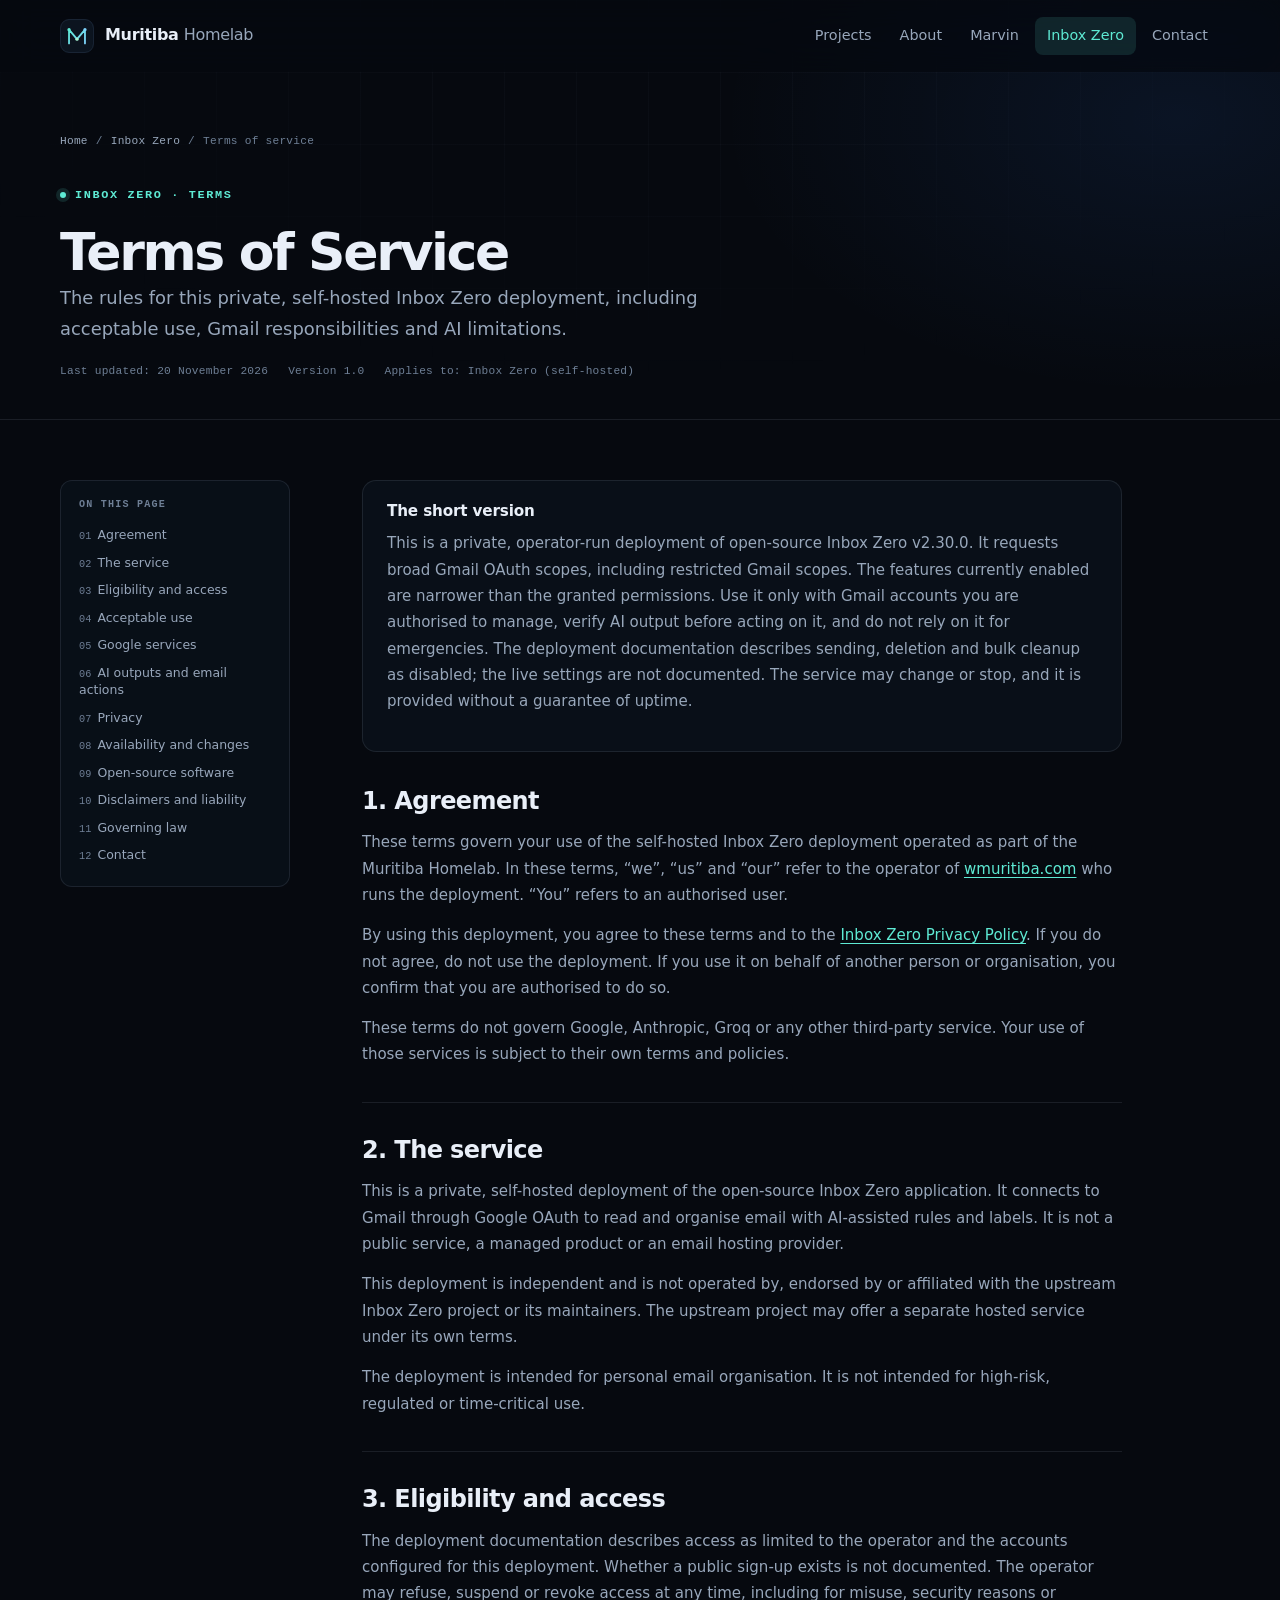
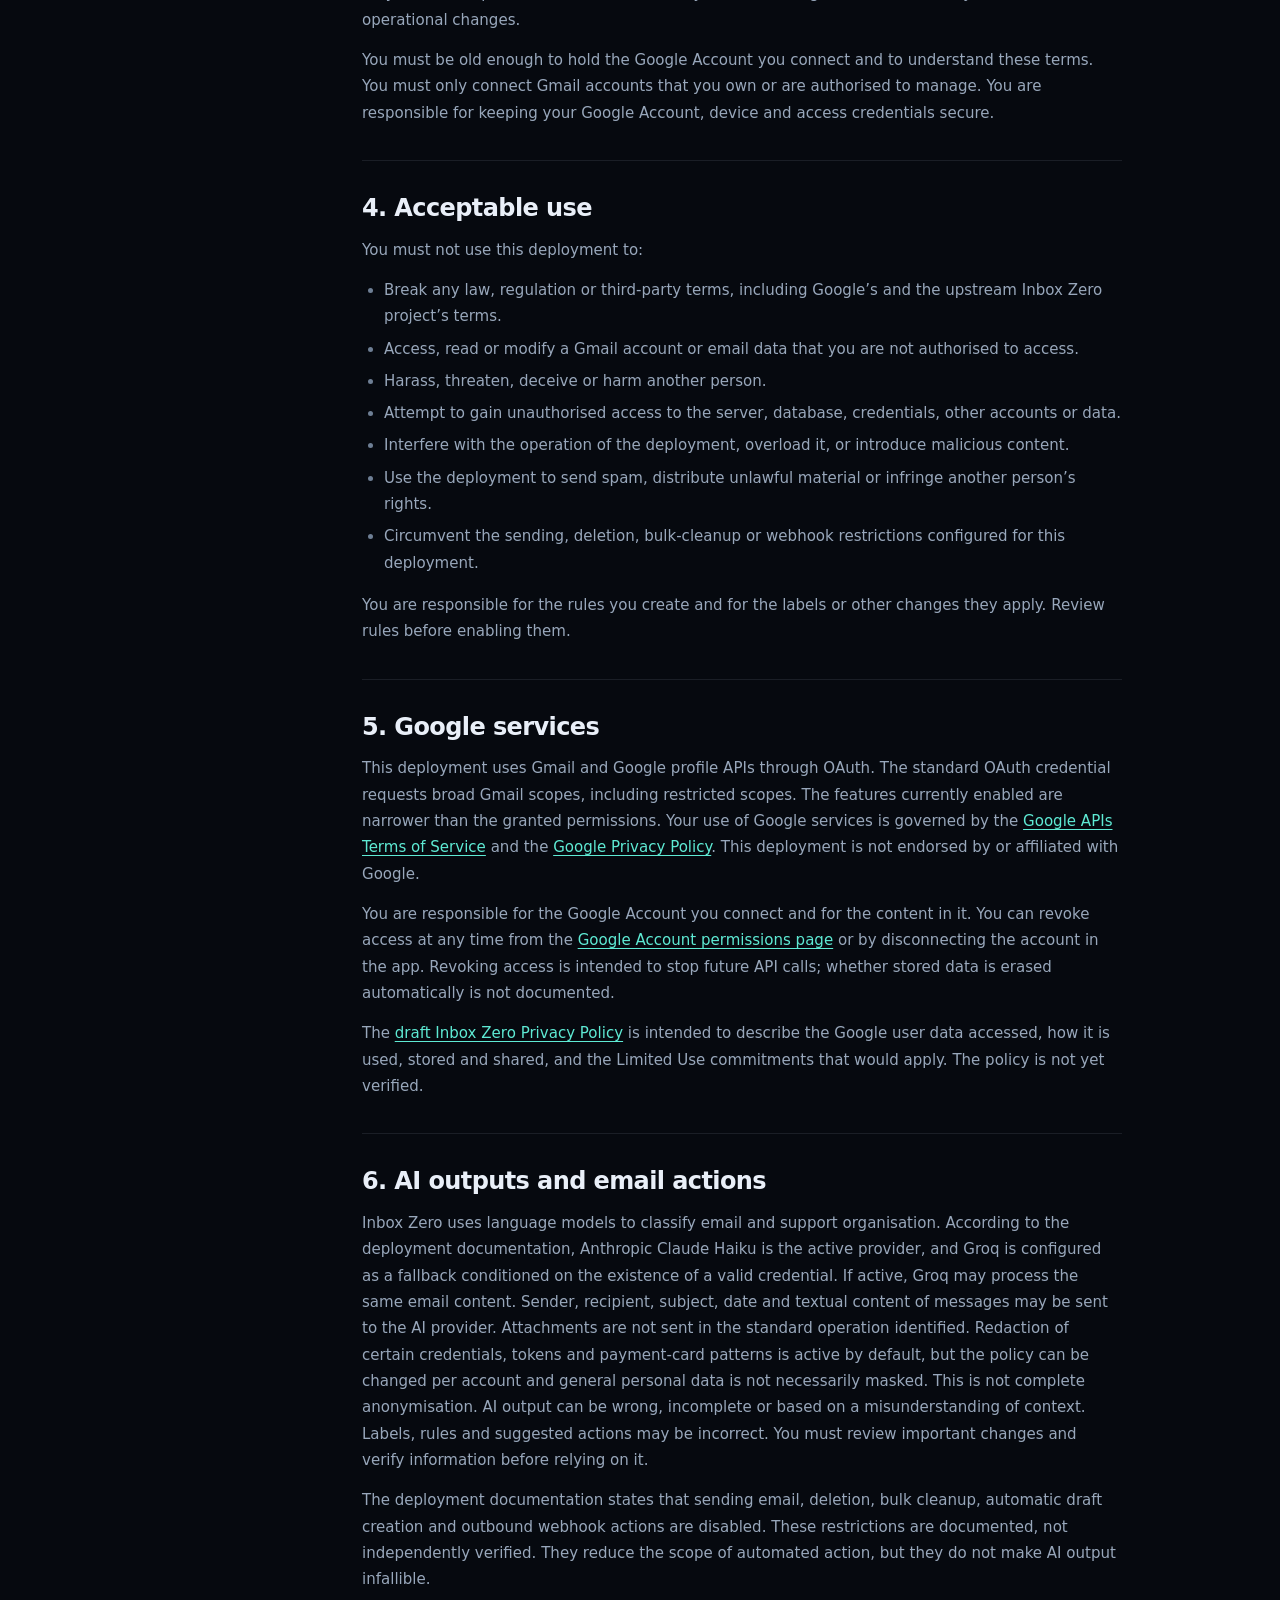
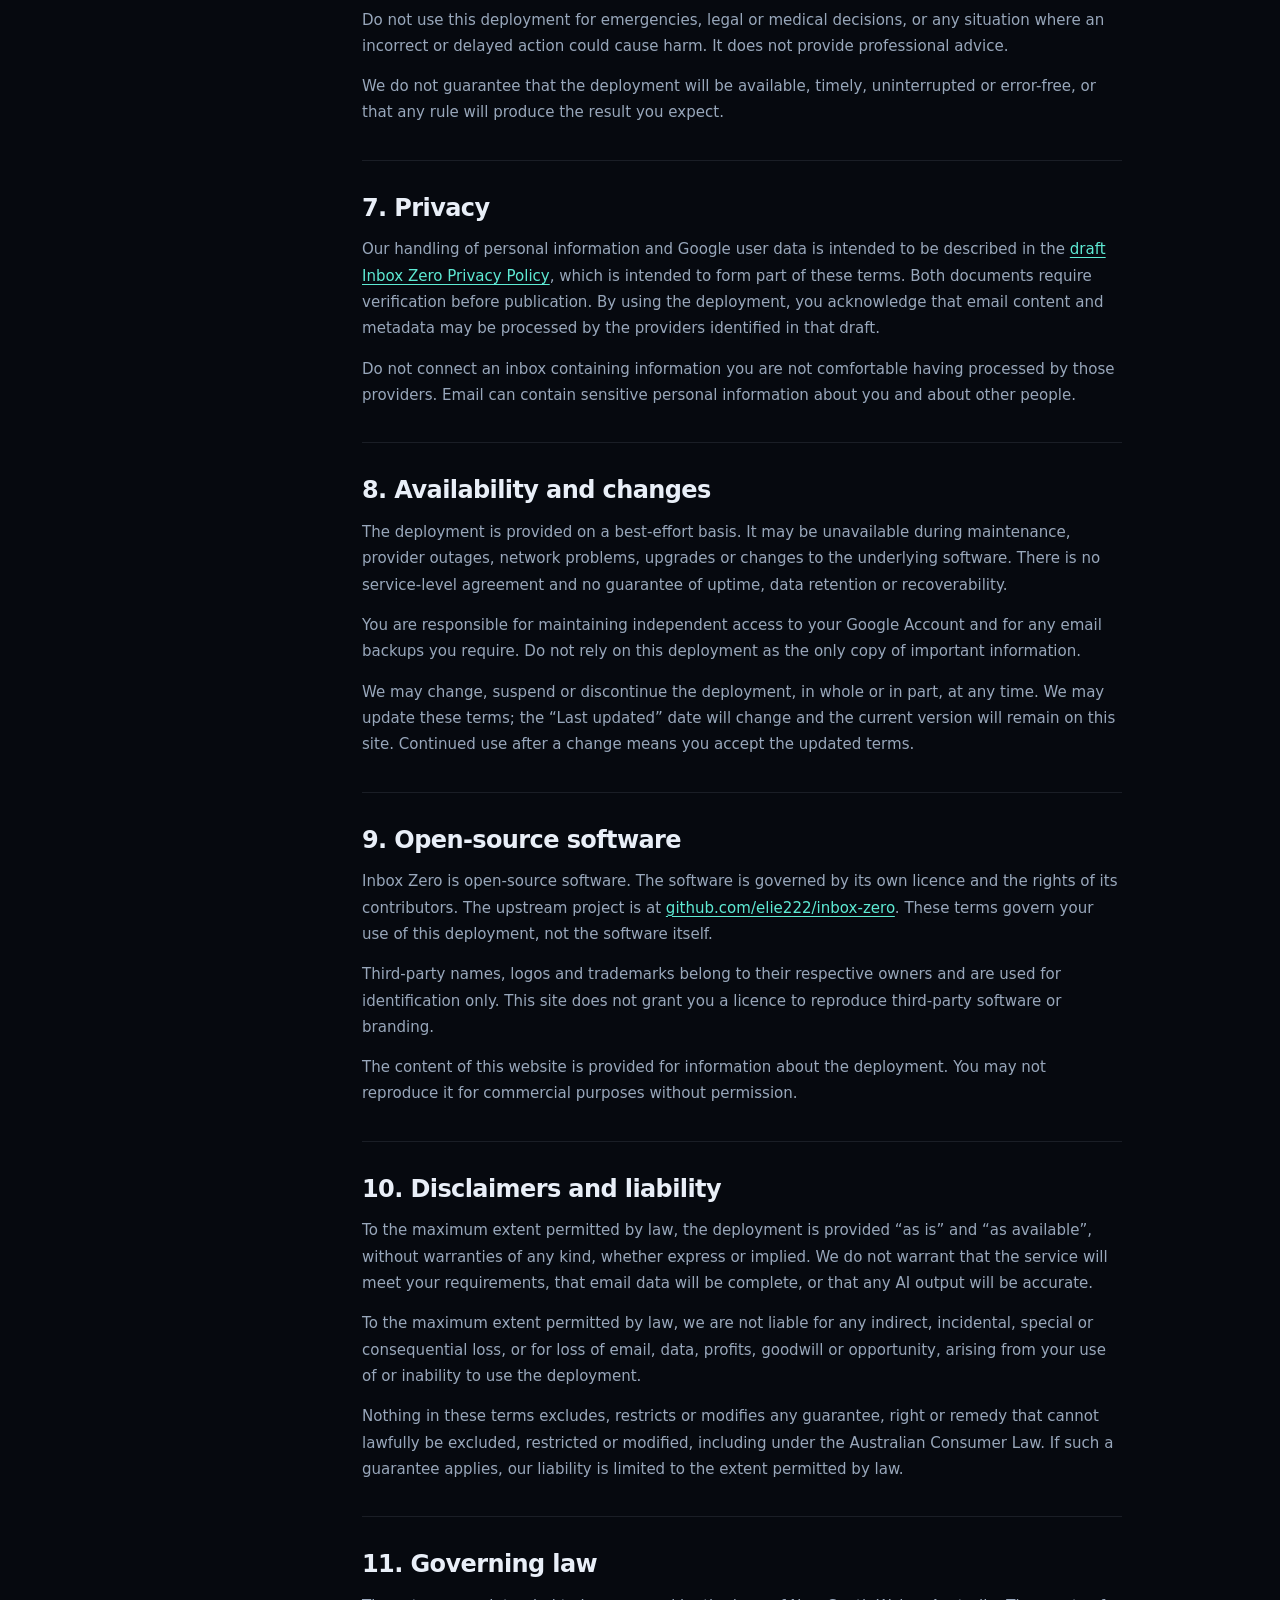
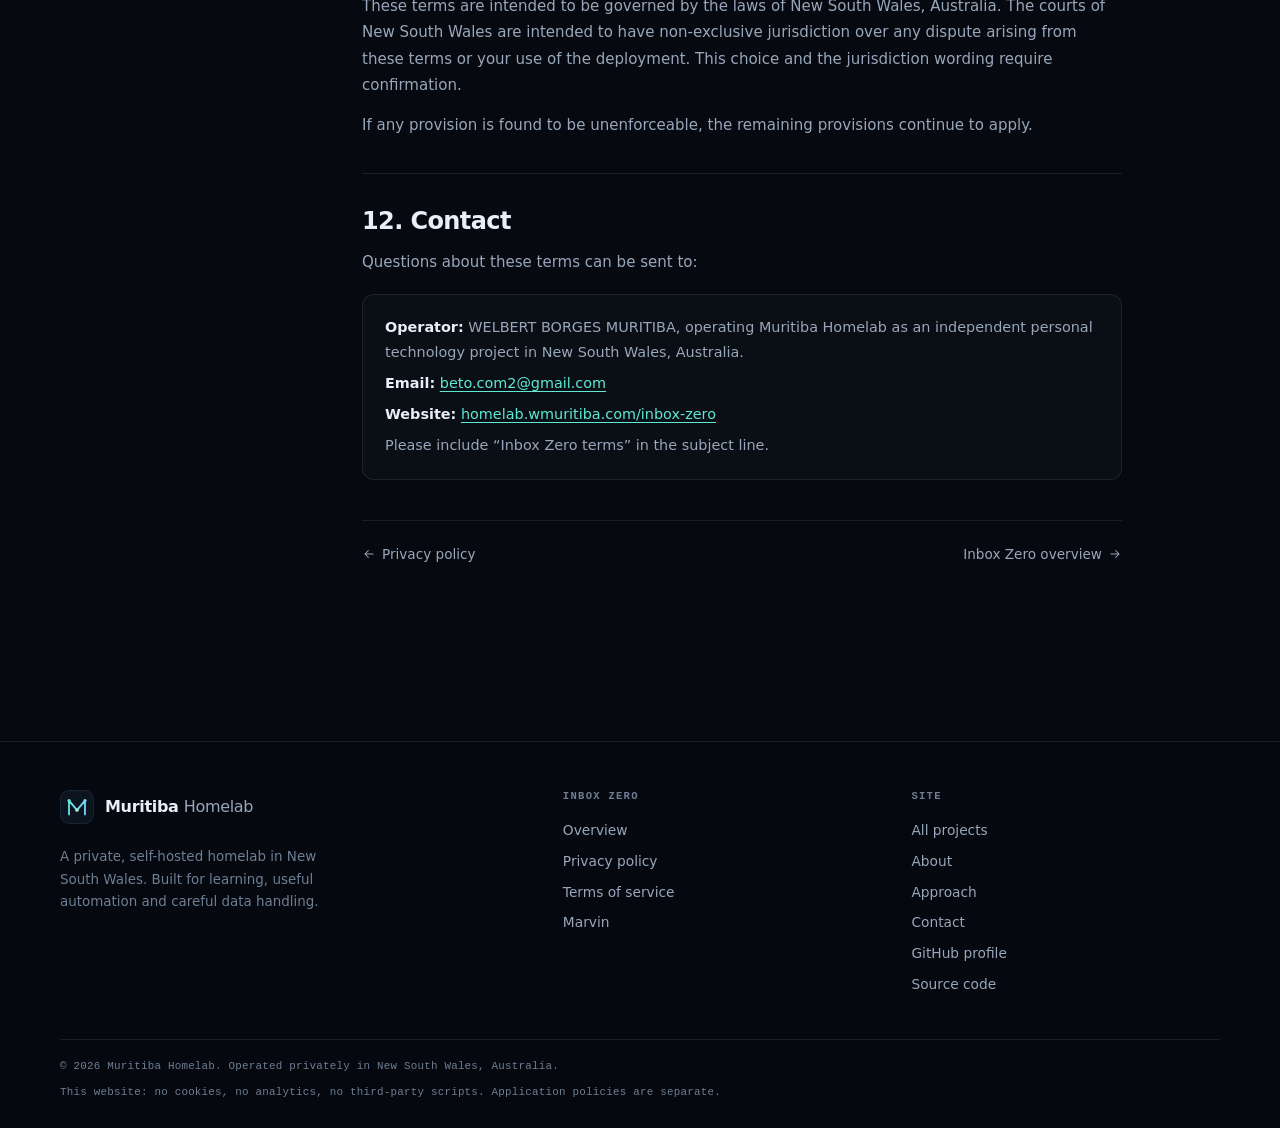
<file: docs/inbox-zero/terms/index.html>
<!doctype html>
<html lang="en-AU">
<head>
  <meta charset="utf-8">
  <meta name="viewport" content="width=device-width, initial-scale=1">
  <meta http-equiv="Content-Security-Policy" content="default-src 'self'; img-src 'self' data:; style-src 'self'; script-src 'self'; font-src 'self'; connect-src 'self'; base-uri 'self'; form-action 'none'">
  <meta name="referrer" content="strict-origin-when-cross-origin">
  <title>Inbox Zero Terms of Service | Muritiba Homelab</title>
  <meta name="description" content="Terms of service for the private, self-hosted Inbox Zero deployment in the Muritiba Homelab.">
  <link rel="canonical" href="https://homelab.wmuritiba.com/inbox-zero/terms/">
  <meta name="theme-color" content="#06090f">
  <meta name="color-scheme" content="dark">
  <meta property="og:type" content="article">
  <meta property="og:site_name" content="Muritiba Homelab">
  <meta property="og:title" content="Inbox Zero Terms of Service">
  <meta property="og:description" content="Terms of service for the private, self-hosted Inbox Zero deployment.">
  <meta property="og:url" content="https://homelab.wmuritiba.com/inbox-zero/terms/">
  <meta property="og:locale" content="en_AU">
  <link rel="icon" href="../../favicon.svg" type="image/svg+xml">
  <link rel="apple-touch-icon" href="../../assets/apple-touch-icon.png">
  <link rel="stylesheet" href="../../styles.css">
  <script src="../../script.js" defer></script>
</head>
<body>
  <a class="skip-link" href="#main">Skip to content</a>

  <header class="site-header">
    <div class="container header-inner">
      <a class="brand" href="../../" aria-label="Muritiba Homelab — home">
        <img class="brand-mark" src="../../assets/mark.svg" alt="" width="34" height="34">
        <span class="brand-text">Muritiba <span>Homelab</span></span>
      </a>

      <button class="nav-toggle" type="button" aria-expanded="false" aria-controls="site-nav" aria-label="Open navigation">
        <svg class="icon-menu" viewBox="0 0 24 24" fill="none" stroke="currentColor" stroke-width="1.8" stroke-linecap="round" aria-hidden="true" focusable="false"><path d="M4 7h16M4 12h16M4 17h16"/></svg>
        <svg class="icon-close" viewBox="0 0 24 24" fill="none" stroke="currentColor" stroke-width="1.8" stroke-linecap="round" aria-hidden="true" focusable="false"><path d="M6 6l12 12M18 6 6 18"/></svg>
      </button>

      <nav class="site-nav" id="site-nav" aria-label="Primary">
        <a href="../../projects/">Projects</a>
        <a href="../../about/">About</a>
        <a href="../../marvin/">Marvin</a>
        <a href="../../inbox-zero/" aria-current="true">Inbox Zero</a>
        <a href="../../#contact">Contact</a>
      </nav>
    </div>
  </header>

  <main id="main">
    <section class="policy-hero">
      <div class="container">
        <nav class="breadcrumb" aria-label="Breadcrumb">
          <a href="../../">Home</a>
          <span aria-hidden="true">/</span>
          <a href="../">Inbox Zero</a>
          <span aria-hidden="true">/</span>
          <span>Terms of service</span>
        </nav>
        <p class="eyebrow">Inbox Zero · Terms</p>
        <h1>Terms of Service</h1>
        <p class="lead">The rules for this private, self-hosted Inbox Zero deployment, including acceptable use, Gmail responsibilities and AI limitations.</p>
        <div class="policy-meta">
          <span>Last updated: <time datetime="2026-11-20">20 November 2026</time></span>
          <span>Version 1.0</span>
          <span>Applies to: Inbox Zero (self-hosted)</span>
        </div>
      </div>
    </section>

    <div class="container policy-layout">
      <aside class="policy-toc" aria-label="On this page">
        <h2>On this page</h2>
        <ol>
          <li><a href="#agreement">Agreement</a></li>
          <li><a href="#service">The service</a></li>
          <li><a href="#eligibility">Eligibility and access</a></li>
          <li><a href="#acceptable-use">Acceptable use</a></li>
          <li><a href="#google">Google services</a></li>
          <li><a href="#ai">AI outputs and email actions</a></li>
          <li><a href="#privacy">Privacy</a></li>
          <li><a href="#availability">Availability and changes</a></li>
          <li><a href="#ip">Open-source software</a></li>
          <li><a href="#liability">Disclaimers and liability</a></li>
          <li><a href="#law">Governing law</a></li>
          <li><a href="#contact">Contact</a></li>
        </ol>
      </aside>

      <article class="policy-body">
        <div class="policy-summary">
          <h2>The short version</h2>
          <p>This is a private, operator-run deployment of open-source Inbox Zero v2.30.0. It requests broad Gmail OAuth scopes, including restricted Gmail scopes. The features currently enabled are narrower than the granted permissions. Use it only with Gmail accounts you are authorised to manage, verify AI output before acting on it, and do not rely on it for emergencies. The deployment documentation describes sending, deletion and bulk cleanup as disabled; the live settings are not documented. The service may change or stop, and it is provided without a guarantee of uptime.</p>
        </div>

        <section class="policy-section" id="agreement">
          <h2>1. Agreement</h2>
          <p>These terms govern your use of the self-hosted Inbox Zero deployment operated as part of the Muritiba Homelab. In these terms, “we”, “us” and “our” refer to the operator of <a href="https://wmuritiba.com">wmuritiba.com</a> who runs the deployment. “You” refers to an authorised user.</p>
          <p>By using this deployment, you agree to these terms and to the <a href="../privacy/">Inbox Zero Privacy Policy</a>. If you do not agree, do not use the deployment. If you use it on behalf of another person or organisation, you confirm that you are authorised to do so.</p>
          <p>These terms do not govern Google, Anthropic, Groq or any other third-party service. Your use of those services is subject to their own terms and policies.</p>
        </section>

        <section class="policy-section" id="service">
          <h2>2. The service</h2>
          <p>This is a private, self-hosted deployment of the open-source Inbox Zero application. It connects to Gmail through Google OAuth to read and organise email with AI-assisted rules and labels. It is not a public service, a managed product or an email hosting provider.</p>
          <p>This deployment is independent and is not operated by, endorsed by or affiliated with the upstream Inbox Zero project or its maintainers. The upstream project may offer a separate hosted service under its own terms.</p>
          <p>The deployment is intended for personal email organisation. It is not intended for high-risk, regulated or time-critical use.</p>
        </section>

        <section class="policy-section" id="eligibility">
          <h2>3. Eligibility and access</h2>
          <p>The deployment documentation describes access as limited to the operator and the accounts configured for this deployment. Whether a public sign-up exists is not documented. The operator may refuse, suspend or revoke access at any time, including for misuse, security reasons or operational changes.</p>
          <p>You must be old enough to hold the Google Account you connect and to understand these terms. You must only connect Gmail accounts that you own or are authorised to manage. You are responsible for keeping your Google Account, device and access credentials secure.</p>
        </section>

        <section class="policy-section" id="acceptable-use">
          <h2>4. Acceptable use</h2>
          <p>You must not use this deployment to:</p>
          <ul>
            <li>Break any law, regulation or third-party terms, including Google’s and the upstream Inbox Zero project’s terms.</li>
            <li>Access, read or modify a Gmail account or email data that you are not authorised to access.</li>
            <li>Harass, threaten, deceive or harm another person.</li>
            <li>Attempt to gain unauthorised access to the server, database, credentials, other accounts or data.</li>
            <li>Interfere with the operation of the deployment, overload it, or introduce malicious content.</li>
            <li>Use the deployment to send spam, distribute unlawful material or infringe another person’s rights.</li>
            <li>Circumvent the sending, deletion, bulk-cleanup or webhook restrictions configured for this deployment.</li>
          </ul>
          <p>You are responsible for the rules you create and for the labels or other changes they apply. Review rules before enabling them.</p>
        </section>

        <section class="policy-section" id="google">
          <h2>5. Google services</h2>
          <p>This deployment uses Gmail and Google profile APIs through OAuth. The standard OAuth credential requests broad Gmail scopes, including restricted scopes. The features currently enabled are narrower than the granted permissions. Your use of Google services is governed by the <a href="https://developers.google.com/terms" rel="noopener">Google APIs Terms of Service</a> and the <a href="https://policies.google.com/privacy" rel="noopener">Google Privacy Policy</a>. This deployment is not endorsed by or affiliated with Google.</p>
          <p>You are responsible for the Google Account you connect and for the content in it. You can revoke access at any time from the <a href="https://myaccount.google.com/permissions" rel="noopener">Google Account permissions page</a> or by disconnecting the account in the app. Revoking access is intended to stop future API calls; whether stored data is erased automatically is not documented.</p>
          <p>The <a href="../privacy/">draft Inbox Zero Privacy Policy</a> is intended to describe the Google user data accessed, how it is used, stored and shared, and the Limited Use commitments that would apply. The policy is not yet verified.</p>
        </section>

        <section class="policy-section" id="ai">
          <h2>6. AI outputs and email actions</h2>
          <p>Inbox Zero uses language models to classify email and support organisation. According to the deployment documentation, Anthropic Claude Haiku is the active provider, and Groq is configured as a fallback conditioned on the existence of a valid credential. If active, Groq may process the same email content. Sender, recipient, subject, date and textual content of messages may be sent to the AI provider. Attachments are not sent in the standard operation identified. Redaction of certain credentials, tokens and payment-card patterns is active by default, but the policy can be changed per account and general personal data is not necessarily masked. This is not complete anonymisation. AI output can be wrong, incomplete or based on a misunderstanding of context. Labels, rules and suggested actions may be incorrect. You must review important changes and verify information before relying on it.</p>
          <p>The deployment documentation states that sending email, deletion, bulk cleanup, automatic draft creation and outbound webhook actions are disabled. These restrictions are documented, not independently verified. They reduce the scope of automated action, but they do not make AI output infallible.</p>
          <p>Do not use this deployment for emergencies, legal or medical decisions, or any situation where an incorrect or delayed action could cause harm. It does not provide professional advice.</p>
          <p>We do not guarantee that the deployment will be available, timely, uninterrupted or error-free, or that any rule will produce the result you expect.</p>
        </section>

        <section class="policy-section" id="privacy">
          <h2>7. Privacy</h2>
          <p>Our handling of personal information and Google user data is intended to be described in the <a href="../privacy/">draft Inbox Zero Privacy Policy</a>, which is intended to form part of these terms. Both documents require verification before publication. By using the deployment, you acknowledge that email content and metadata may be processed by the providers identified in that draft.</p>
          <p>Do not connect an inbox containing information you are not comfortable having processed by those providers. Email can contain sensitive personal information about you and about other people.</p>
        </section>

        <section class="policy-section" id="availability">
          <h2>8. Availability and changes</h2>
          <p>The deployment is provided on a best-effort basis. It may be unavailable during maintenance, provider outages, network problems, upgrades or changes to the underlying software. There is no service-level agreement and no guarantee of uptime, data retention or recoverability.</p>
          <p>You are responsible for maintaining independent access to your Google Account and for any email backups you require. Do not rely on this deployment as the only copy of important information.</p>
          <p>We may change, suspend or discontinue the deployment, in whole or in part, at any time. We may update these terms; the “Last updated” date will change and the current version will remain on this site. Continued use after a change means you accept the updated terms.</p>
        </section>

        <section class="policy-section" id="ip">
          <h2>9. Open-source software</h2>
          <p>Inbox Zero is open-source software. The software is governed by its own licence and the rights of its contributors. The upstream project is at <a href="https://github.com/elie222/inbox-zero" rel="noopener">github.com/elie222/inbox-zero</a>. These terms govern your use of this deployment, not the software itself.</p>
          <p>Third-party names, logos and trademarks belong to their respective owners and are used for identification only. This site does not grant you a licence to reproduce third-party software or branding.</p>
          <p>The content of this website is provided for information about the deployment. You may not reproduce it for commercial purposes without permission.</p>
        </section>

        <section class="policy-section" id="liability">
          <h2>10. Disclaimers and liability</h2>
          <p>To the maximum extent permitted by law, the deployment is provided “as is” and “as available”, without warranties of any kind, whether express or implied. We do not warrant that the service will meet your requirements, that email data will be complete, or that any AI output will be accurate.</p>
          <p>To the maximum extent permitted by law, we are not liable for any indirect, incidental, special or consequential loss, or for loss of email, data, profits, goodwill or opportunity, arising from your use of or inability to use the deployment.</p>
          <p>Nothing in these terms excludes, restricts or modifies any guarantee, right or remedy that cannot lawfully be excluded, restricted or modified, including under the Australian Consumer Law. If such a guarantee applies, our liability is limited to the extent permitted by law.</p>
        </section>

        <section class="policy-section" id="law">
          <h2>11. Governing law</h2>
          <p>These terms are intended to be governed by the laws of New South Wales, Australia. The courts of New South Wales are intended to have non-exclusive jurisdiction over any dispute arising from these terms or your use of the deployment. This choice and the jurisdiction wording require confirmation.</p>
          <p>If any provision is found to be unenforceable, the remaining provisions continue to apply.</p>
        </section>

        <section class="policy-section" id="contact">
          <h2>12. Contact</h2>
          <p>Questions about these terms can be sent to:</p>
          <div class="policy-contact">
            <p><strong>Operator:</strong> WELBERT BORGES MURITIBA, operating Muritiba Homelab as an independent personal technology project in New South Wales, Australia.</p>
            <p><strong>Email:</strong> <a href="mailto:beto.com2@gmail.com">beto.com2@gmail.com</a></p>
            <p><strong>Website:</strong> <a href="https://homelab.wmuritiba.com/inbox-zero/">homelab.wmuritiba.com/inbox-zero</a></p>
            <p>Please include “Inbox Zero terms” in the subject line.</p>
          </div>
        </section>

        <nav class="policy-footer-nav" aria-label="Inbox Zero documents">
          <a href="../privacy/">
            <svg viewBox="0 0 24 24" fill="none" stroke="currentColor" stroke-width="1.8" stroke-linecap="round" stroke-linejoin="round" aria-hidden="true" focusable="false"><path d="M19 12H5M11 18l-6-6 6-6"/></svg>
            Privacy policy
          </a>
          <a href="../">Inbox Zero overview
            <svg viewBox="0 0 24 24" fill="none" stroke="currentColor" stroke-width="1.8" stroke-linecap="round" stroke-linejoin="round" aria-hidden="true" focusable="false"><path d="M5 12h14M13 6l6 6-6 6"/></svg>
          </a>
        </nav>
      </article>
    </div>
  </main>

  <footer class="site-footer">
    <div class="container footer-grid">
      <div class="footer-brand">
        <a class="brand" href="../../" aria-label="Muritiba Homelab — home">
          <img class="brand-mark" src="../../assets/mark.svg" alt="" width="34" height="34">
          <span class="brand-text">Muritiba <span>Homelab</span></span>
        </a>
        <p>A private, self-hosted homelab in New South Wales. Built for learning, useful automation and careful data handling.</p>
      </div>
      <div class="footer-col">
        <h3>Inbox Zero</h3>
        <a href="../">Overview</a>
        <a href="../privacy/">Privacy policy</a>
        <a href="./">Terms of service</a>
        <a href="../../marvin/">Marvin</a>
      </div>
      <div class="footer-col">
        <h3>Site</h3>
        <a href="../../projects/">All projects</a>
        <a href="../../about/">About</a>
        <a href="../../#approach">Approach</a>
        <a href="../../#contact">Contact</a>
        <a href="https://github.com/wmuritiba" rel="noopener">GitHub profile</a>
        <a href="https://github.com/wmuritiba/homelab-website" rel="noopener">Source code</a>
      </div>
    </div>
    <div class="container footer-bottom">
      <p>© 2026 Muritiba Homelab. Operated privately in New South Wales, Australia.</p>
      <p>This website: no cookies, no analytics, no third-party scripts. Application policies are separate.</p>
    </div>
  </footer>
</body>
</html>
</file>
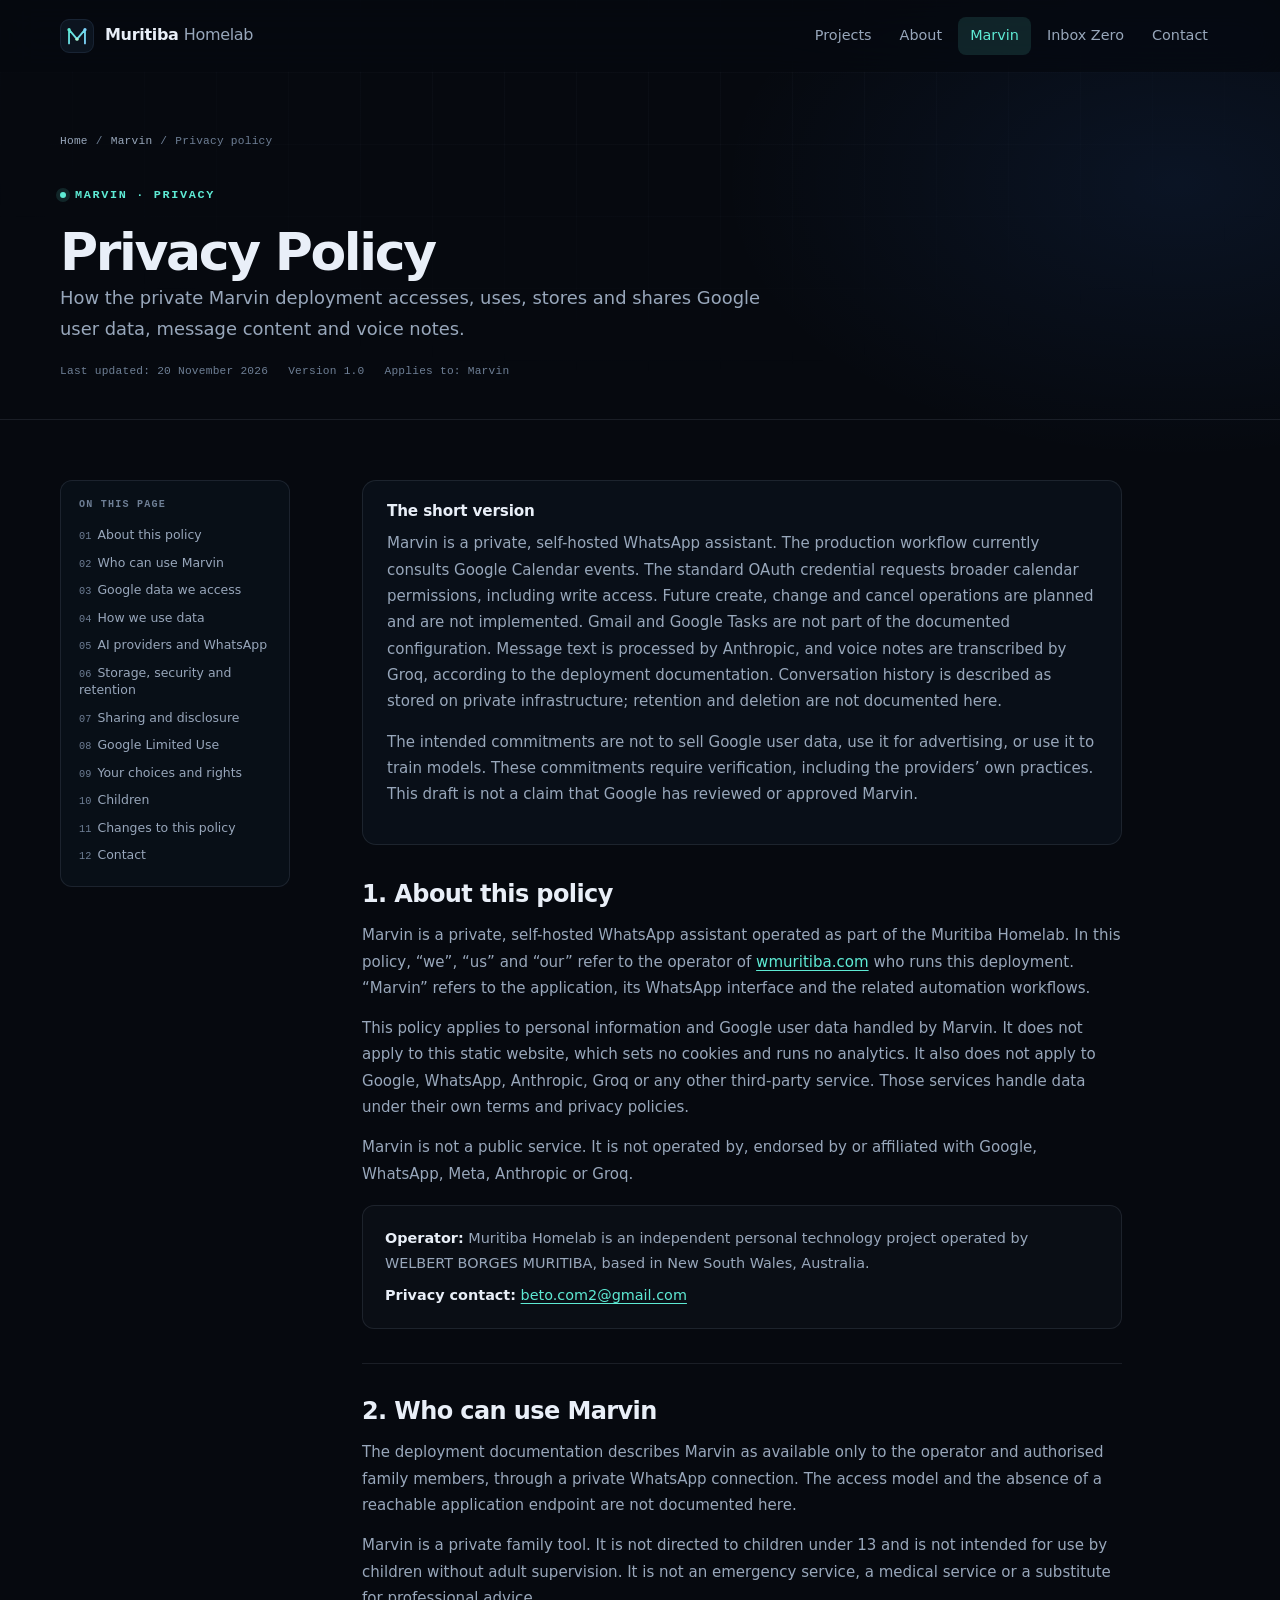
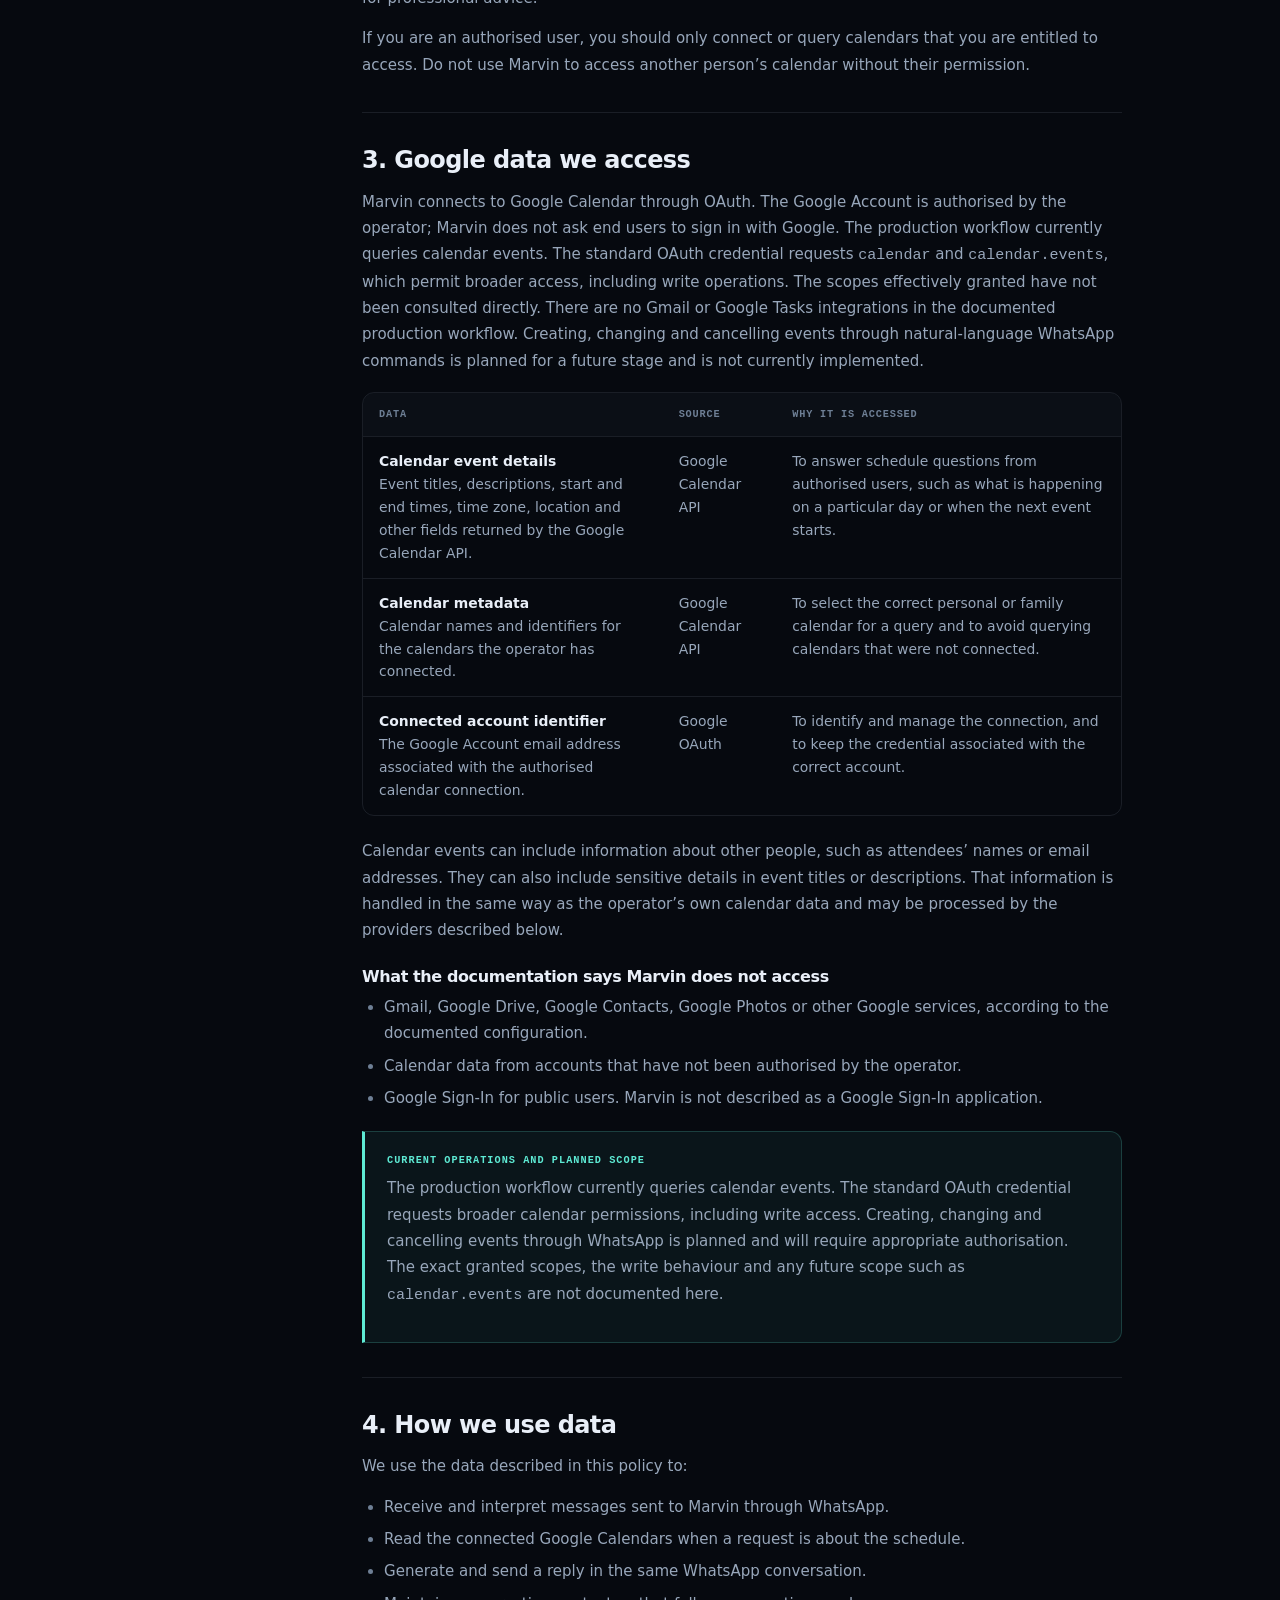
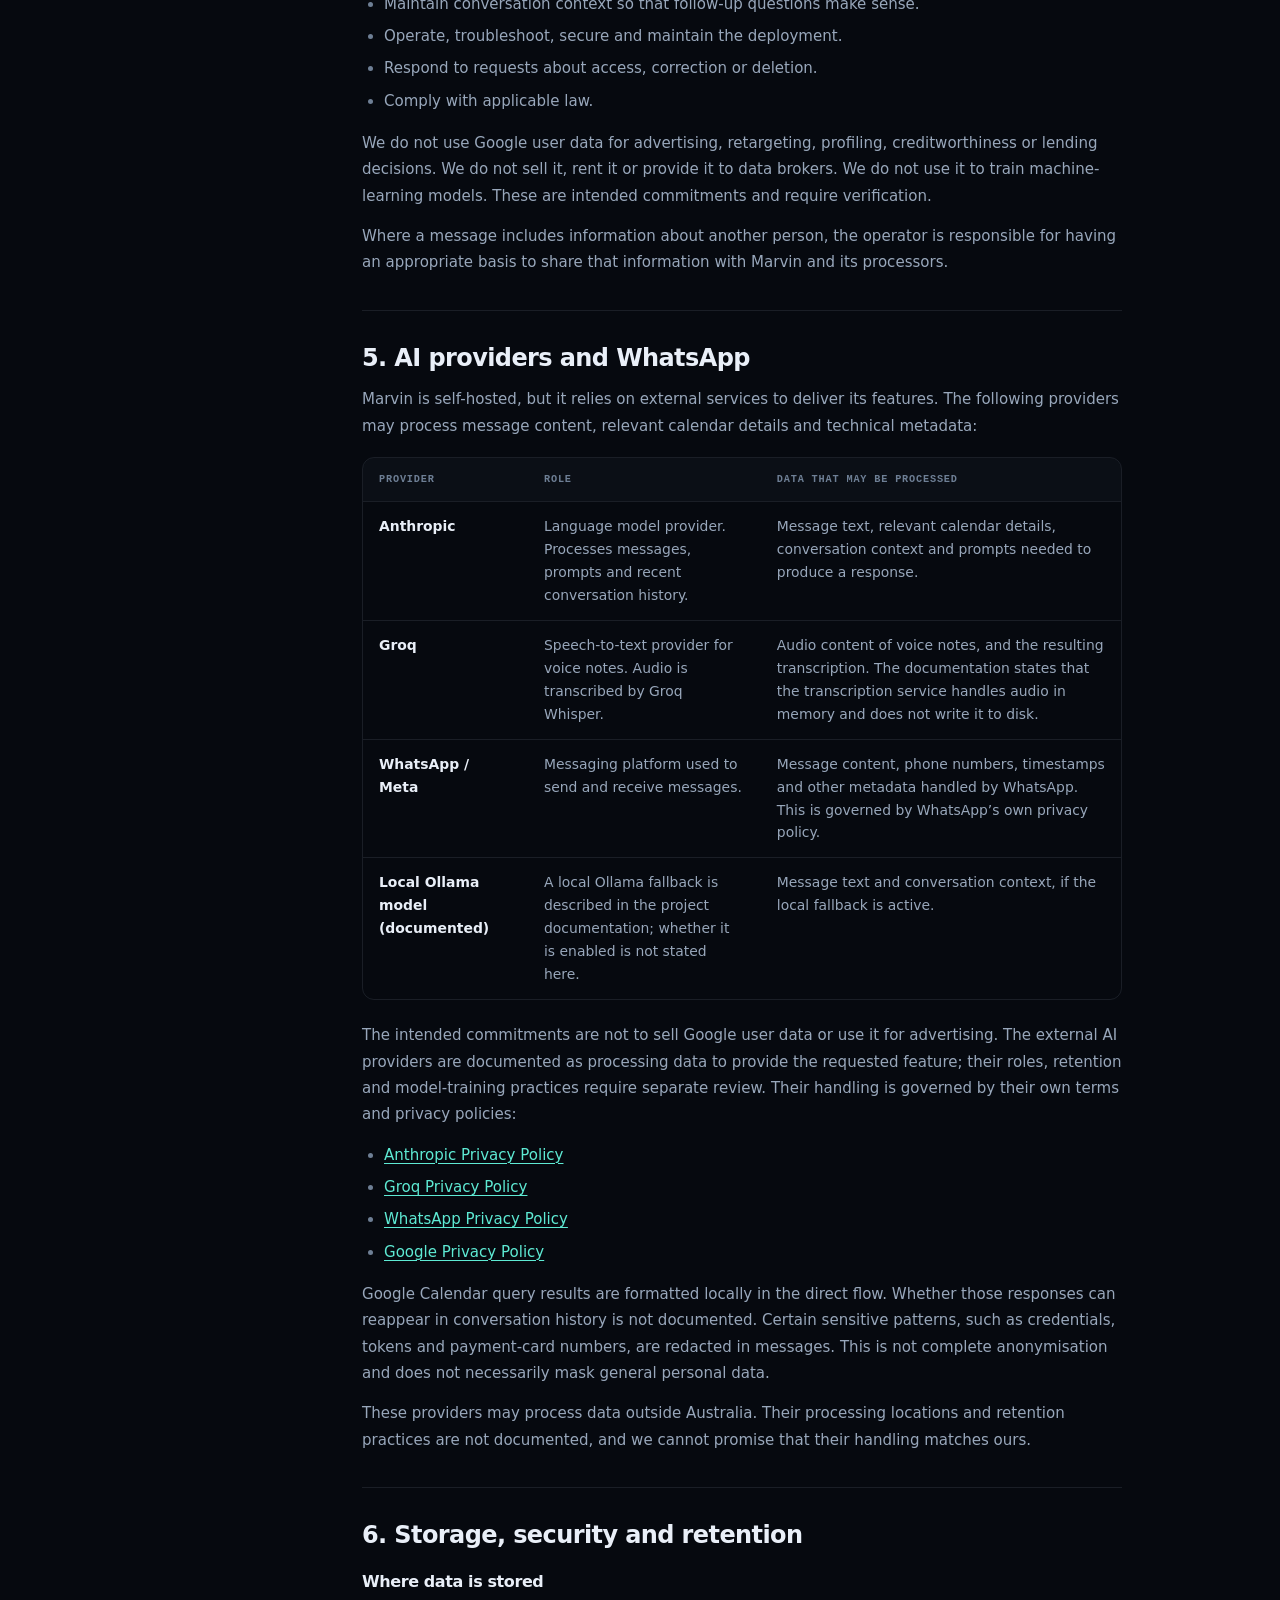
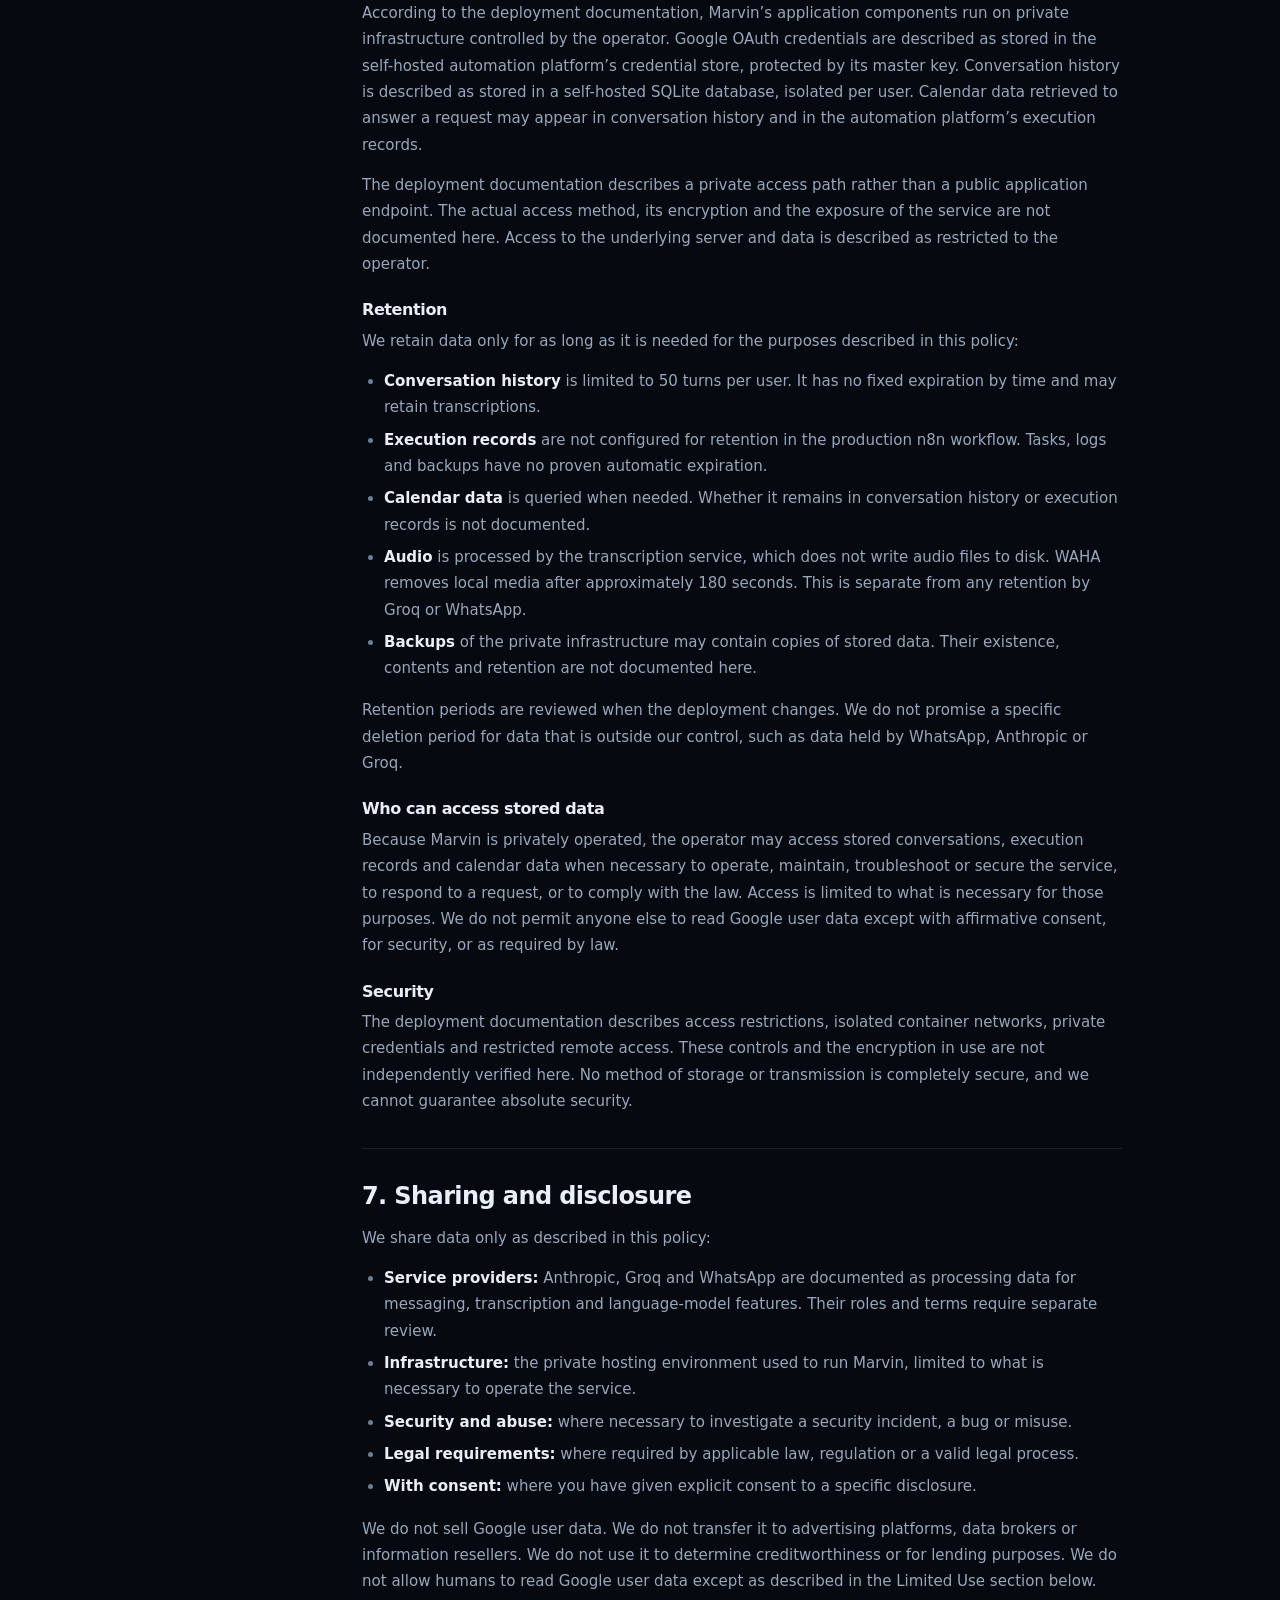
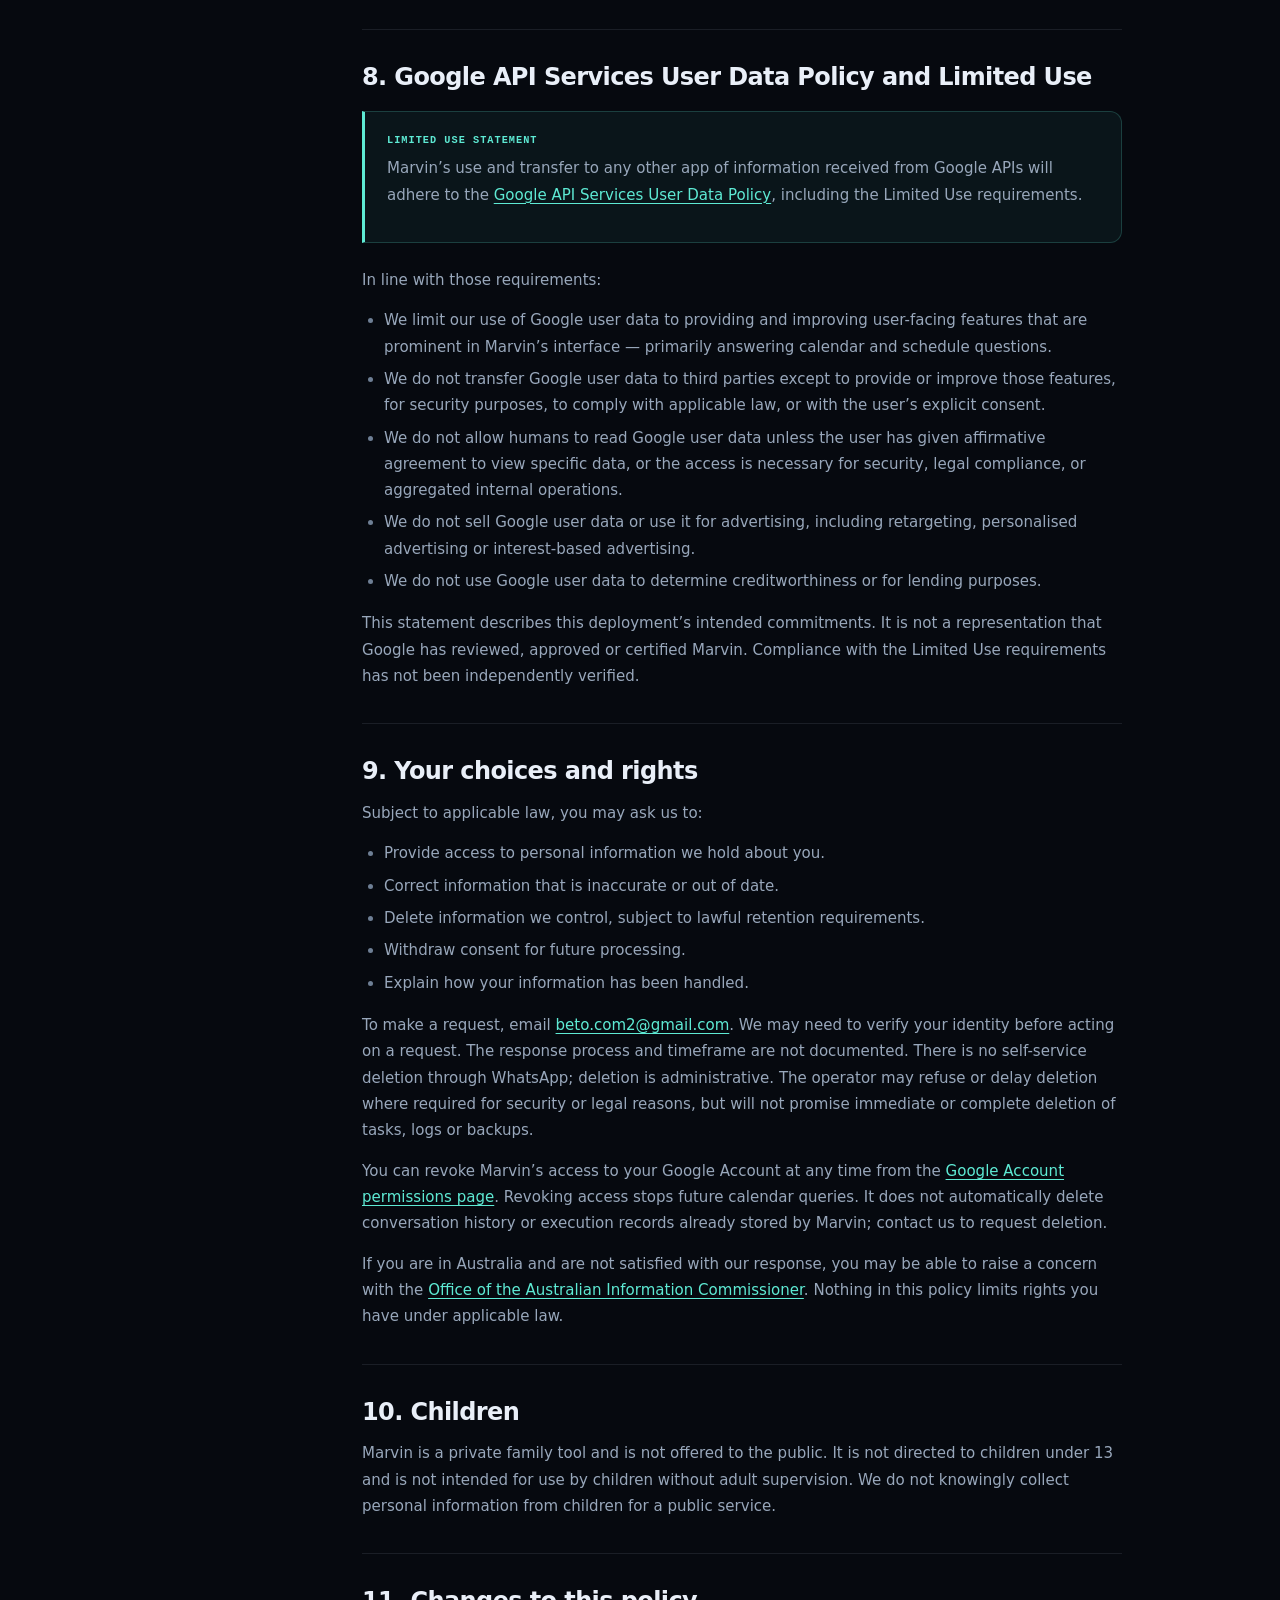
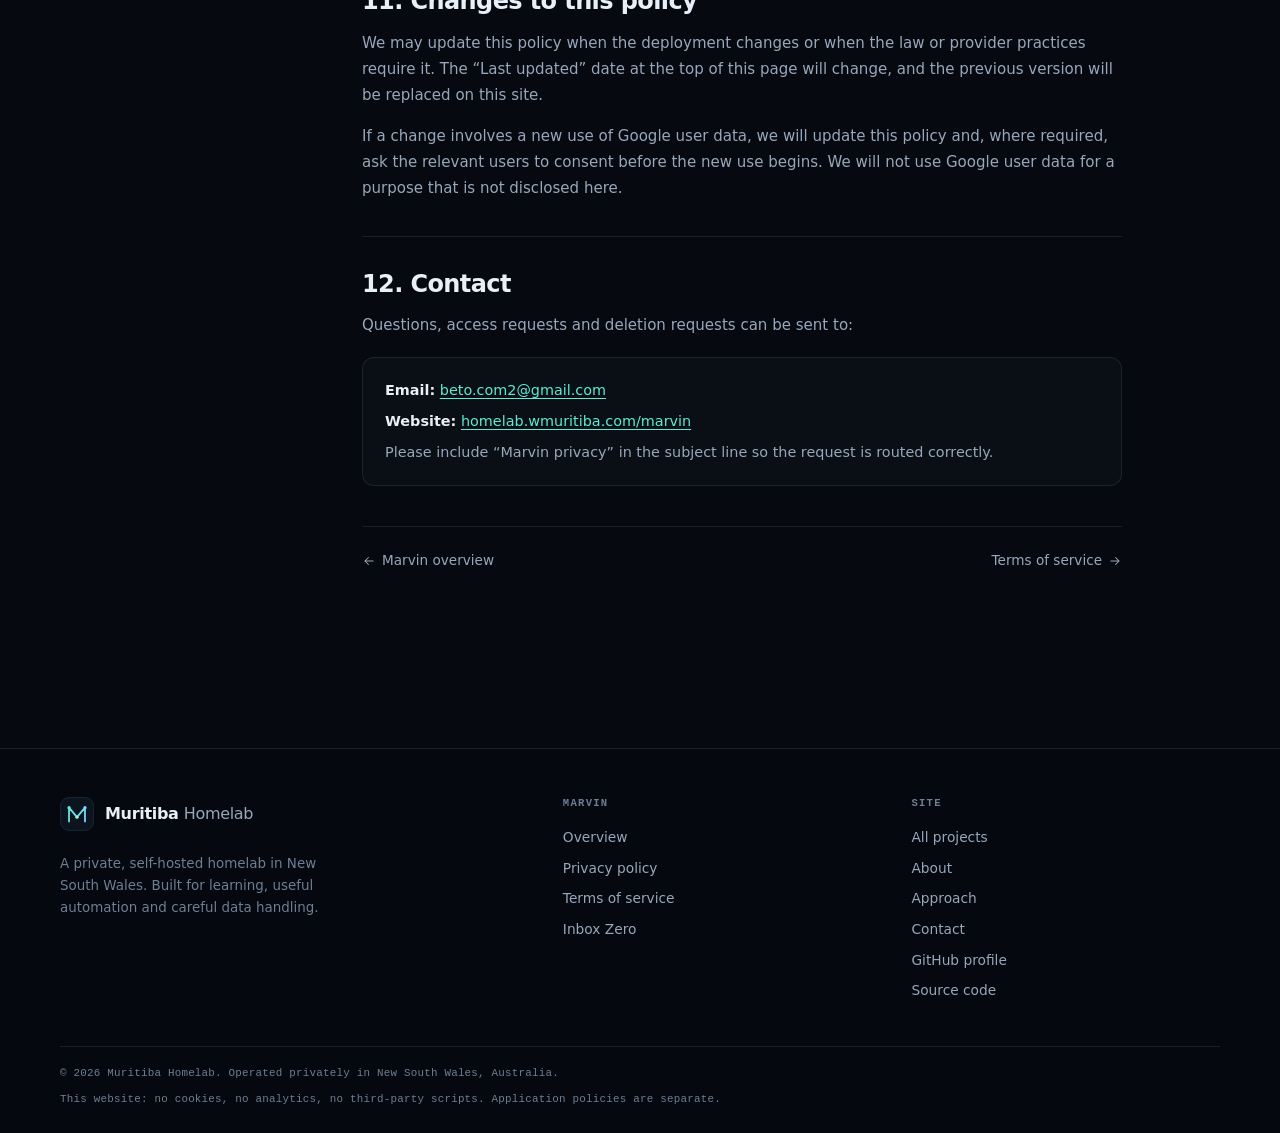
<file: docs/marvin/privacy/index.html>
<!doctype html>
<html lang="en-AU">
<head>
  <meta charset="utf-8">
  <meta name="viewport" content="width=device-width, initial-scale=1">
  <meta http-equiv="Content-Security-Policy" content="default-src 'self'; img-src 'self' data:; style-src 'self'; script-src 'self'; font-src 'self'; connect-src 'self'; base-uri 'self'; form-action 'none'">
  <meta name="referrer" content="strict-origin-when-cross-origin">
  <title>Marvin Privacy Policy | Muritiba Homelab</title>
  <meta name="description" content="How the private Marvin deployment accesses, uses, stores and shares Google Calendar data, message content and voice notes.">
  <link rel="canonical" href="https://homelab.wmuritiba.com/marvin/privacy/">
  <meta name="theme-color" content="#06090f">
  <meta name="color-scheme" content="dark">
  <meta property="og:type" content="article">
  <meta property="og:site_name" content="Muritiba Homelab">
  <meta property="og:title" content="Marvin Privacy Policy">
  <meta property="og:description" content="How the private Marvin deployment accesses, uses, stores and shares Google Calendar data, message content and voice notes.">
  <meta property="og:url" content="https://homelab.wmuritiba.com/marvin/privacy/">
  <meta property="og:locale" content="en_AU">
  <link rel="icon" href="../../favicon.svg" type="image/svg+xml">
  <link rel="apple-touch-icon" href="../../assets/apple-touch-icon.png">
  <link rel="stylesheet" href="../../styles.css">
  <script src="../../script.js" defer></script>
</head>
<body>
  <a class="skip-link" href="#main">Skip to content</a>

  <header class="site-header">
    <div class="container header-inner">
      <a class="brand" href="../../" aria-label="Muritiba Homelab — home">
        <img class="brand-mark" src="../../assets/mark.svg" alt="" width="34" height="34">
        <span class="brand-text">Muritiba <span>Homelab</span></span>
      </a>

      <button class="nav-toggle" type="button" aria-expanded="false" aria-controls="site-nav" aria-label="Open navigation">
        <svg class="icon-menu" viewBox="0 0 24 24" fill="none" stroke="currentColor" stroke-width="1.8" stroke-linecap="round" aria-hidden="true" focusable="false"><path d="M4 7h16M4 12h16M4 17h16"/></svg>
        <svg class="icon-close" viewBox="0 0 24 24" fill="none" stroke="currentColor" stroke-width="1.8" stroke-linecap="round" aria-hidden="true" focusable="false"><path d="M6 6l12 12M18 6 6 18"/></svg>
      </button>

      <nav class="site-nav" id="site-nav" aria-label="Primary">
        <a href="../../projects/">Projects</a>
        <a href="../../about/">About</a>
        <a href="../../marvin/" aria-current="true">Marvin</a>
        <a href="../../inbox-zero/">Inbox Zero</a>
        <a href="../../#contact">Contact</a>
      </nav>
    </div>
  </header>

  <main id="main">
    <section class="policy-hero">
      <div class="container">
        <nav class="breadcrumb" aria-label="Breadcrumb">
          <a href="../../">Home</a>
          <span aria-hidden="true">/</span>
          <a href="../">Marvin</a>
          <span aria-hidden="true">/</span>
          <span>Privacy policy</span>
        </nav>
        <p class="eyebrow">Marvin · Privacy</p>
        <h1>Privacy Policy</h1>
        <p class="lead">How the private Marvin deployment accesses, uses, stores and shares Google user data, message content and voice notes.</p>
        <div class="policy-meta">
          <span>Last updated: <time datetime="2026-11-20">20 November 2026</time></span>
          <span>Version 1.0</span>
          <span>Applies to: Marvin</span>
        </div>
      </div>
    </section>

    <div class="container policy-layout">
      <aside class="policy-toc" aria-label="On this page">
        <h2>On this page</h2>
        <ol>
          <li><a href="#about">About this policy</a></li>
          <li><a href="#eligibility">Who can use Marvin</a></li>
          <li><a href="#google-data">Google data we access</a></li>
          <li><a href="#use">How we use data</a></li>
          <li><a href="#ai">AI providers and WhatsApp</a></li>
          <li><a href="#storage">Storage, security and retention</a></li>
          <li><a href="#sharing">Sharing and disclosure</a></li>
          <li><a href="#limited-use">Google Limited Use</a></li>
          <li><a href="#rights">Your choices and rights</a></li>
          <li><a href="#children">Children</a></li>
          <li><a href="#changes">Changes to this policy</a></li>
          <li><a href="#contact">Contact</a></li>
        </ol>
      </aside>

      <article class="policy-body">
        <div class="policy-summary">
          <h2>The short version</h2>
          <p>Marvin is a private, self-hosted WhatsApp assistant. The production workflow currently consults Google Calendar events. The standard OAuth credential requests broader calendar permissions, including write access. Future create, change and cancel operations are planned and are not implemented. Gmail and Google Tasks are not part of the documented configuration. Message text is processed by Anthropic, and voice notes are transcribed by Groq, according to the deployment documentation. Conversation history is described as stored on private infrastructure; retention and deletion are not documented here.</p>
          <p>The intended commitments are not to sell Google user data, use it for advertising, or use it to train models. These commitments require verification, including the providers’ own practices. This draft is not a claim that Google has reviewed or approved Marvin.</p>
        </div>

        <section class="policy-section" id="about">
          <h2>1. About this policy</h2>
          <p>Marvin is a private, self-hosted WhatsApp assistant operated as part of the Muritiba Homelab. In this policy, “we”, “us” and “our” refer to the operator of <a href="https://wmuritiba.com">wmuritiba.com</a> who runs this deployment. “Marvin” refers to the application, its WhatsApp interface and the related automation workflows.</p>
          <p>This policy applies to personal information and Google user data handled by Marvin. It does not apply to this static website, which sets no cookies and runs no analytics. It also does not apply to Google, WhatsApp, Anthropic, Groq or any other third-party service. Those services handle data under their own terms and privacy policies.</p>
          <p>Marvin is not a public service. It is not operated by, endorsed by or affiliated with Google, WhatsApp, Meta, Anthropic or Groq.</p>
          <div class="policy-contact">
            <p><strong>Operator:</strong> Muritiba Homelab is an independent personal technology project operated by WELBERT BORGES MURITIBA, based in New South Wales, Australia.</p>
            <p><strong>Privacy contact:</strong> <a href="mailto:beto.com2@gmail.com">beto.com2@gmail.com</a></p>
          </div>
        </section>

        <section class="policy-section" id="eligibility">
          <h2>2. Who can use Marvin</h2>
          <p>The deployment documentation describes Marvin as available only to the operator and authorised family members, through a private WhatsApp connection. The access model and the absence of a reachable application endpoint are not documented here.</p>
          <p>Marvin is a private family tool. It is not directed to children under 13 and is not intended for use by children without adult supervision. It is not an emergency service, a medical service or a substitute for professional advice.</p>
          <p>If you are an authorised user, you should only connect or query calendars that you are entitled to access. Do not use Marvin to access another person’s calendar without their permission.</p>
        </section>

        <section class="policy-section" id="google-data">
          <h2>3. Google data we access</h2>
          <p>Marvin connects to Google Calendar through OAuth. The Google Account is authorised by the operator; Marvin does not ask end users to sign in with Google. The production workflow currently queries calendar events. The standard OAuth credential requests <code>calendar</code> and <code>calendar.events</code>, which permit broader access, including write operations. The scopes effectively granted have not been consulted directly. There are no Gmail or Google Tasks integrations in the documented production workflow. Creating, changing and cancelling events through natural-language WhatsApp commands is planned for a future stage and is not currently implemented.</p>

          <div class="table-wrap">
            <table class="data-table">
              <thead>
                <tr>
                  <th scope="col">Data</th>
                  <th scope="col">Source</th>
                  <th scope="col">Why it is accessed</th>
                </tr>
              </thead>
              <tbody>
                <tr>
                  <td><strong>Calendar event details</strong><br>Event titles, descriptions, start and end times, time zone, location and other fields returned by the Google Calendar API.</td>
                  <td>Google Calendar API</td>
                  <td>To answer schedule questions from authorised users, such as what is happening on a particular day or when the next event starts.</td>
                </tr>
                <tr>
                  <td><strong>Calendar metadata</strong><br>Calendar names and identifiers for the calendars the operator has connected.</td>
                  <td>Google Calendar API</td>
                  <td>To select the correct personal or family calendar for a query and to avoid querying calendars that were not connected.</td>
                </tr>
                <tr>
                  <td><strong>Connected account identifier</strong><br>The Google Account email address associated with the authorised calendar connection.</td>
                  <td>Google OAuth</td>
                  <td>To identify and manage the connection, and to keep the credential associated with the correct account.</td>
                </tr>
              </tbody>
            </table>
          </div>

          <p>Calendar events can include information about other people, such as attendees’ names or email addresses. They can also include sensitive details in event titles or descriptions. That information is handled in the same way as the operator’s own calendar data and may be processed by the providers described below.</p>

          <h3>What the documentation says Marvin does not access</h3>
          <ul>
            <li>Gmail, Google Drive, Google Contacts, Google Photos or other Google services, according to the documented configuration.</li>
            <li>Calendar data from accounts that have not been authorised by the operator.</li>
            <li>Google Sign-In for public users. Marvin is not described as a Google Sign-In application.</li>
          </ul>

          <div class="callout">
            <span class="callout__label">Current operations and planned scope</span>
            <p>The production workflow currently queries calendar events. The standard OAuth credential requests broader calendar permissions, including write access. Creating, changing and cancelling events through WhatsApp is planned and will require appropriate authorisation. The exact granted scopes, the write behaviour and any future scope such as <code>calendar.events</code> are not documented here.</p>
          </div>
        </section>

        <section class="policy-section" id="use">
          <h2>4. How we use data</h2>
          <p>We use the data described in this policy to:</p>
          <ul>
            <li>Receive and interpret messages sent to Marvin through WhatsApp.</li>
            <li>Read the connected Google Calendars when a request is about the schedule.</li>
            <li>Generate and send a reply in the same WhatsApp conversation.</li>
            <li>Maintain conversation context so that follow-up questions make sense.</li>
            <li>Operate, troubleshoot, secure and maintain the deployment.</li>
            <li>Respond to requests about access, correction or deletion.</li>
            <li>Comply with applicable law.</li>
          </ul>
          <p>We do not use Google user data for advertising, retargeting, profiling, creditworthiness or lending decisions. We do not sell it, rent it or provide it to data brokers. We do not use it to train machine-learning models. These are intended commitments and require verification.</p>
          <p>Where a message includes information about another person, the operator is responsible for having an appropriate basis to share that information with Marvin and its processors.</p>
        </section>

        <section class="policy-section" id="ai">
          <h2>5. AI providers and WhatsApp</h2>
          <p>Marvin is self-hosted, but it relies on external services to deliver its features. The following providers may process message content, relevant calendar details and technical metadata:</p>

          <div class="table-wrap">
            <table class="data-table">
              <thead>
                <tr>
                  <th scope="col">Provider</th>
                  <th scope="col">Role</th>
                  <th scope="col">Data that may be processed</th>
                </tr>
              </thead>
              <tbody>
                <tr>
                  <td><strong>Anthropic</strong></td>
                  <td>Language model provider. Processes messages, prompts and recent conversation history.</td>
                  <td>Message text, relevant calendar details, conversation context and prompts needed to produce a response.</td>
                </tr>
                <tr>
                  <td><strong>Groq</strong></td>
                  <td>Speech-to-text provider for voice notes. Audio is transcribed by Groq Whisper.</td>
                  <td>Audio content of voice notes, and the resulting transcription. The documentation states that the transcription service handles audio in memory and does not write it to disk.</td>
                </tr>
                <tr>
                  <td><strong>WhatsApp / Meta</strong></td>
                  <td>Messaging platform used to send and receive messages.</td>
                  <td>Message content, phone numbers, timestamps and other metadata handled by WhatsApp. This is governed by WhatsApp’s own privacy policy.</td>
                </tr>
                <tr>
                  <td><strong>Local Ollama model (documented)</strong></td>
                  <td>A local Ollama fallback is described in the project documentation; whether it is enabled is not stated here.</td>
                  <td>Message text and conversation context, if the local fallback is active.</td>
                </tr>
              </tbody>
            </table>
          </div>

          <p>The intended commitments are not to sell Google user data or use it for advertising. The external AI providers are documented as processing data to provide the requested feature; their roles, retention and model-training practices require separate review. Their handling is governed by their own terms and privacy policies:</p>
          <ul>
            <li><a href="https://www.anthropic.com/legal/privacy" rel="noopener">Anthropic Privacy Policy</a></li>
            <li><a href="https://groq.com/privacy-policy/" rel="noopener">Groq Privacy Policy</a></li>
            <li><a href="https://www.whatsapp.com/legal/privacy-policy" rel="noopener">WhatsApp Privacy Policy</a></li>
            <li><a href="https://policies.google.com/privacy" rel="noopener">Google Privacy Policy</a></li>
          </ul>
          <p>Google Calendar query results are formatted locally in the direct flow. Whether those responses can reappear in conversation history is not documented. Certain sensitive patterns, such as credentials, tokens and payment-card numbers, are redacted in messages. This is not complete anonymisation and does not necessarily mask general personal data.</p>
          <p>These providers may process data outside Australia. Their processing locations and retention practices are not documented, and we cannot promise that their handling matches ours.</p>
        </section>

        <section class="policy-section" id="storage">
          <h2>6. Storage, security and retention</h2>
          <h3>Where data is stored</h3>
          <p>According to the deployment documentation, Marvin’s application components run on private infrastructure controlled by the operator. Google OAuth credentials are described as stored in the self-hosted automation platform’s credential store, protected by its master key. Conversation history is described as stored in a self-hosted SQLite database, isolated per user. Calendar data retrieved to answer a request may appear in conversation history and in the automation platform’s execution records. </p>
          <p>The deployment documentation describes a private access path rather than a public application endpoint. The actual access method, its encryption and the exposure of the service are not documented here. Access to the underlying server and data is described as restricted to the operator.</p>

          <h3>Retention</h3>
          <p>We retain data only for as long as it is needed for the purposes described in this policy:</p>
          <ul>
            <li><strong>Conversation history</strong> is limited to 50 turns per user. It has no fixed expiration by time and may retain transcriptions.</li>
            <li><strong>Execution records</strong> are not configured for retention in the production n8n workflow. Tasks, logs and backups have no proven automatic expiration.</li>
            <li><strong>Calendar data</strong> is queried when needed. Whether it remains in conversation history or execution records is not documented.</li>
            <li><strong>Audio</strong> is processed by the transcription service, which does not write audio files to disk. WAHA removes local media after approximately 180 seconds. This is separate from any retention by Groq or WhatsApp.</li>
            <li><strong>Backups</strong> of the private infrastructure may contain copies of stored data. Their existence, contents and retention are not documented here.</li>
          </ul>
          <p>Retention periods are reviewed when the deployment changes. We do not promise a specific deletion period for data that is outside our control, such as data held by WhatsApp, Anthropic or Groq.</p>

          <h3>Who can access stored data</h3>
          <p>Because Marvin is privately operated, the operator may access stored conversations, execution records and calendar data when necessary to operate, maintain, troubleshoot or secure the service, to respond to a request, or to comply with the law. Access is limited to what is necessary for those purposes. We do not permit anyone else to read Google user data except with affirmative consent, for security, or as required by law.</p>

          <h3>Security</h3>
          <p>The deployment documentation describes access restrictions, isolated container networks, private credentials and restricted remote access. These controls and the encryption in use are not independently verified here. No method of storage or transmission is completely secure, and we cannot guarantee absolute security.</p>
        </section>

        <section class="policy-section" id="sharing">
          <h2>7. Sharing and disclosure</h2>
          <p>We share data only as described in this policy:</p>
          <ul>
            <li><strong>Service providers:</strong> Anthropic, Groq and WhatsApp are documented as processing data for messaging, transcription and language-model features. Their roles and terms require separate review.</li>
            <li><strong>Infrastructure:</strong> the private hosting environment used to run Marvin, limited to what is necessary to operate the service.</li>
            <li><strong>Security and abuse:</strong> where necessary to investigate a security incident, a bug or misuse.</li>
            <li><strong>Legal requirements:</strong> where required by applicable law, regulation or a valid legal process.</li>
            <li><strong>With consent:</strong> where you have given explicit consent to a specific disclosure.</li>
          </ul>
          <p>We do not sell Google user data. We do not transfer it to advertising platforms, data brokers or information resellers. We do not use it to determine creditworthiness or for lending purposes. We do not allow humans to read Google user data except as described in the Limited Use section below.</p>
        </section>

        <section class="policy-section" id="limited-use">
          <h2>8. Google API Services User Data Policy and Limited Use</h2>
          <div class="callout">
            <span class="callout__label">Limited Use statement</span>
            <p>Marvin’s use and transfer to any other app of information received from Google APIs will adhere to the <a href="https://developers.google.com/terms/api-services-user-data-policy" rel="noopener">Google API Services User Data Policy</a>, including the Limited Use requirements.</p>
          </div>
          <p>In line with those requirements:</p>
          <ul>
            <li>We limit our use of Google user data to providing and improving user-facing features that are prominent in Marvin’s interface — primarily answering calendar and schedule questions.</li>
            <li>We do not transfer Google user data to third parties except to provide or improve those features, for security purposes, to comply with applicable law, or with the user’s explicit consent.</li>
            <li>We do not allow humans to read Google user data unless the user has given affirmative agreement to view specific data, or the access is necessary for security, legal compliance, or aggregated internal operations.</li>
            <li>We do not sell Google user data or use it for advertising, including retargeting, personalised advertising or interest-based advertising.</li>
            <li>We do not use Google user data to determine creditworthiness or for lending purposes.</li>
          </ul>
          <p>This statement describes this deployment’s intended commitments. It is not a representation that Google has reviewed, approved or certified Marvin. Compliance with the Limited Use requirements has not been independently verified.</p>
        </section>

        <section class="policy-section" id="rights">
          <h2>9. Your choices and rights</h2>
          <p>Subject to applicable law, you may ask us to:</p>
          <ul>
            <li>Provide access to personal information we hold about you.</li>
            <li>Correct information that is inaccurate or out of date.</li>
            <li>Delete information we control, subject to lawful retention requirements.</li>
            <li>Withdraw consent for future processing.</li>
            <li>Explain how your information has been handled.</li>
          </ul>
          <p>To make a request, email <a href="mailto:beto.com2@gmail.com">beto.com2@gmail.com</a>. We may need to verify your identity before acting on a request. The response process and timeframe are not documented. There is no self-service deletion through WhatsApp; deletion is administrative. The operator may refuse or delay deletion where required for security or legal reasons, but will not promise immediate or complete deletion of tasks, logs or backups.</p>
          <p>You can revoke Marvin’s access to your Google Account at any time from the <a href="https://myaccount.google.com/permissions" rel="noopener">Google Account permissions page</a>. Revoking access stops future calendar queries. It does not automatically delete conversation history or execution records already stored by Marvin; contact us to request deletion.</p>
          <p>If you are in Australia and are not satisfied with our response, you may be able to raise a concern with the <a href="https://www.oaic.gov.au" rel="noopener">Office of the Australian Information Commissioner</a>. Nothing in this policy limits rights you have under applicable law.</p>
        </section>

        <section class="policy-section" id="children">
          <h2>10. Children</h2>
          <p>Marvin is a private family tool and is not offered to the public. It is not directed to children under 13 and is not intended for use by children without adult supervision. We do not knowingly collect personal information from children for a public service.</p>
        </section>

        <section class="policy-section" id="changes">
          <h2>11. Changes to this policy</h2>
          <p>We may update this policy when the deployment changes or when the law or provider practices require it. The “Last updated” date at the top of this page will change, and the previous version will be replaced on this site.</p>
          <p>If a change involves a new use of Google user data, we will update this policy and, where required, ask the relevant users to consent before the new use begins. We will not use Google user data for a purpose that is not disclosed here.</p>
        </section>

        <section class="policy-section" id="contact">
          <h2>12. Contact</h2>
          <p>Questions, access requests and deletion requests can be sent to:</p>
          <div class="policy-contact">
            <p><strong>Email:</strong> <a href="mailto:beto.com2@gmail.com">beto.com2@gmail.com</a></p>
            <p><strong>Website:</strong> <a href="https://homelab.wmuritiba.com/marvin/">homelab.wmuritiba.com/marvin</a></p>
            <p>Please include “Marvin privacy” in the subject line so the request is routed correctly.</p>
          </div>
        </section>

        <nav class="policy-footer-nav" aria-label="Marvin documents">
          <a href="../">
            <svg viewBox="0 0 24 24" fill="none" stroke="currentColor" stroke-width="1.8" stroke-linecap="round" stroke-linejoin="round" aria-hidden="true" focusable="false"><path d="M19 12H5M11 18l-6-6 6-6"/></svg>
            Marvin overview
          </a>
          <a href="../terms/">Terms of service
            <svg viewBox="0 0 24 24" fill="none" stroke="currentColor" stroke-width="1.8" stroke-linecap="round" stroke-linejoin="round" aria-hidden="true" focusable="false"><path d="M5 12h14M13 6l6 6-6 6"/></svg>
          </a>
        </nav>
      </article>
    </div>
  </main>

  <footer class="site-footer">
    <div class="container footer-grid">
      <div class="footer-brand">
        <a class="brand" href="../../" aria-label="Muritiba Homelab — home">
          <img class="brand-mark" src="../../assets/mark.svg" alt="" width="34" height="34">
          <span class="brand-text">Muritiba <span>Homelab</span></span>
        </a>
        <p>A private, self-hosted homelab in New South Wales. Built for learning, useful automation and careful data handling.</p>
      </div>
      <div class="footer-col">
        <h3>Marvin</h3>
        <a href="../">Overview</a>
        <a href="./">Privacy policy</a>
        <a href="../terms/">Terms of service</a>
        <a href="../../inbox-zero/">Inbox Zero</a>
      </div>
      <div class="footer-col">
        <h3>Site</h3>
        <a href="../../projects/">All projects</a>
        <a href="../../about/">About</a>
        <a href="../../#approach">Approach</a>
        <a href="../../#contact">Contact</a>
        <a href="https://github.com/wmuritiba" rel="noopener">GitHub profile</a>
        <a href="https://github.com/wmuritiba/homelab-website" rel="noopener">Source code</a>
      </div>
    </div>
    <div class="container footer-bottom">
      <p>© 2026 Muritiba Homelab. Operated privately in New South Wales, Australia.</p>
      <p>This website: no cookies, no analytics, no third-party scripts. Application policies are separate.</p>
    </div>
  </footer>
</body>
</html>
</file>
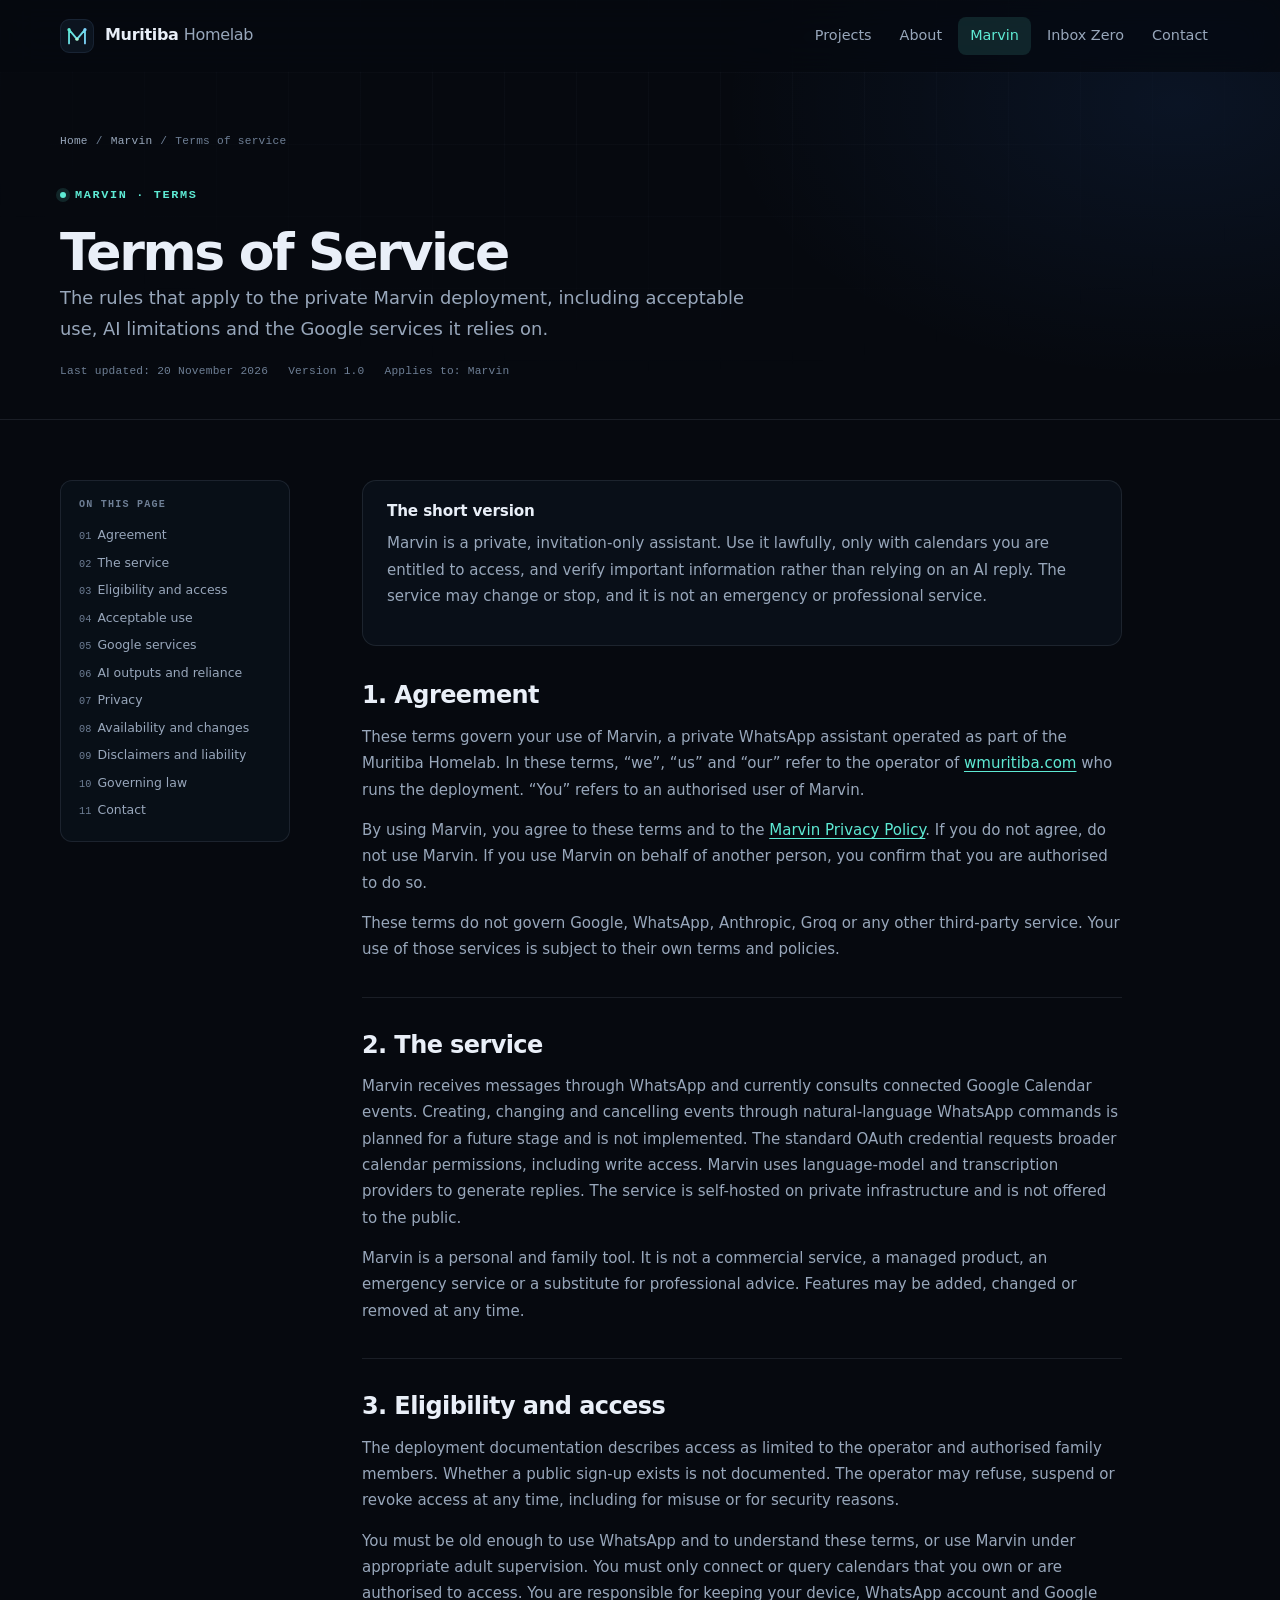
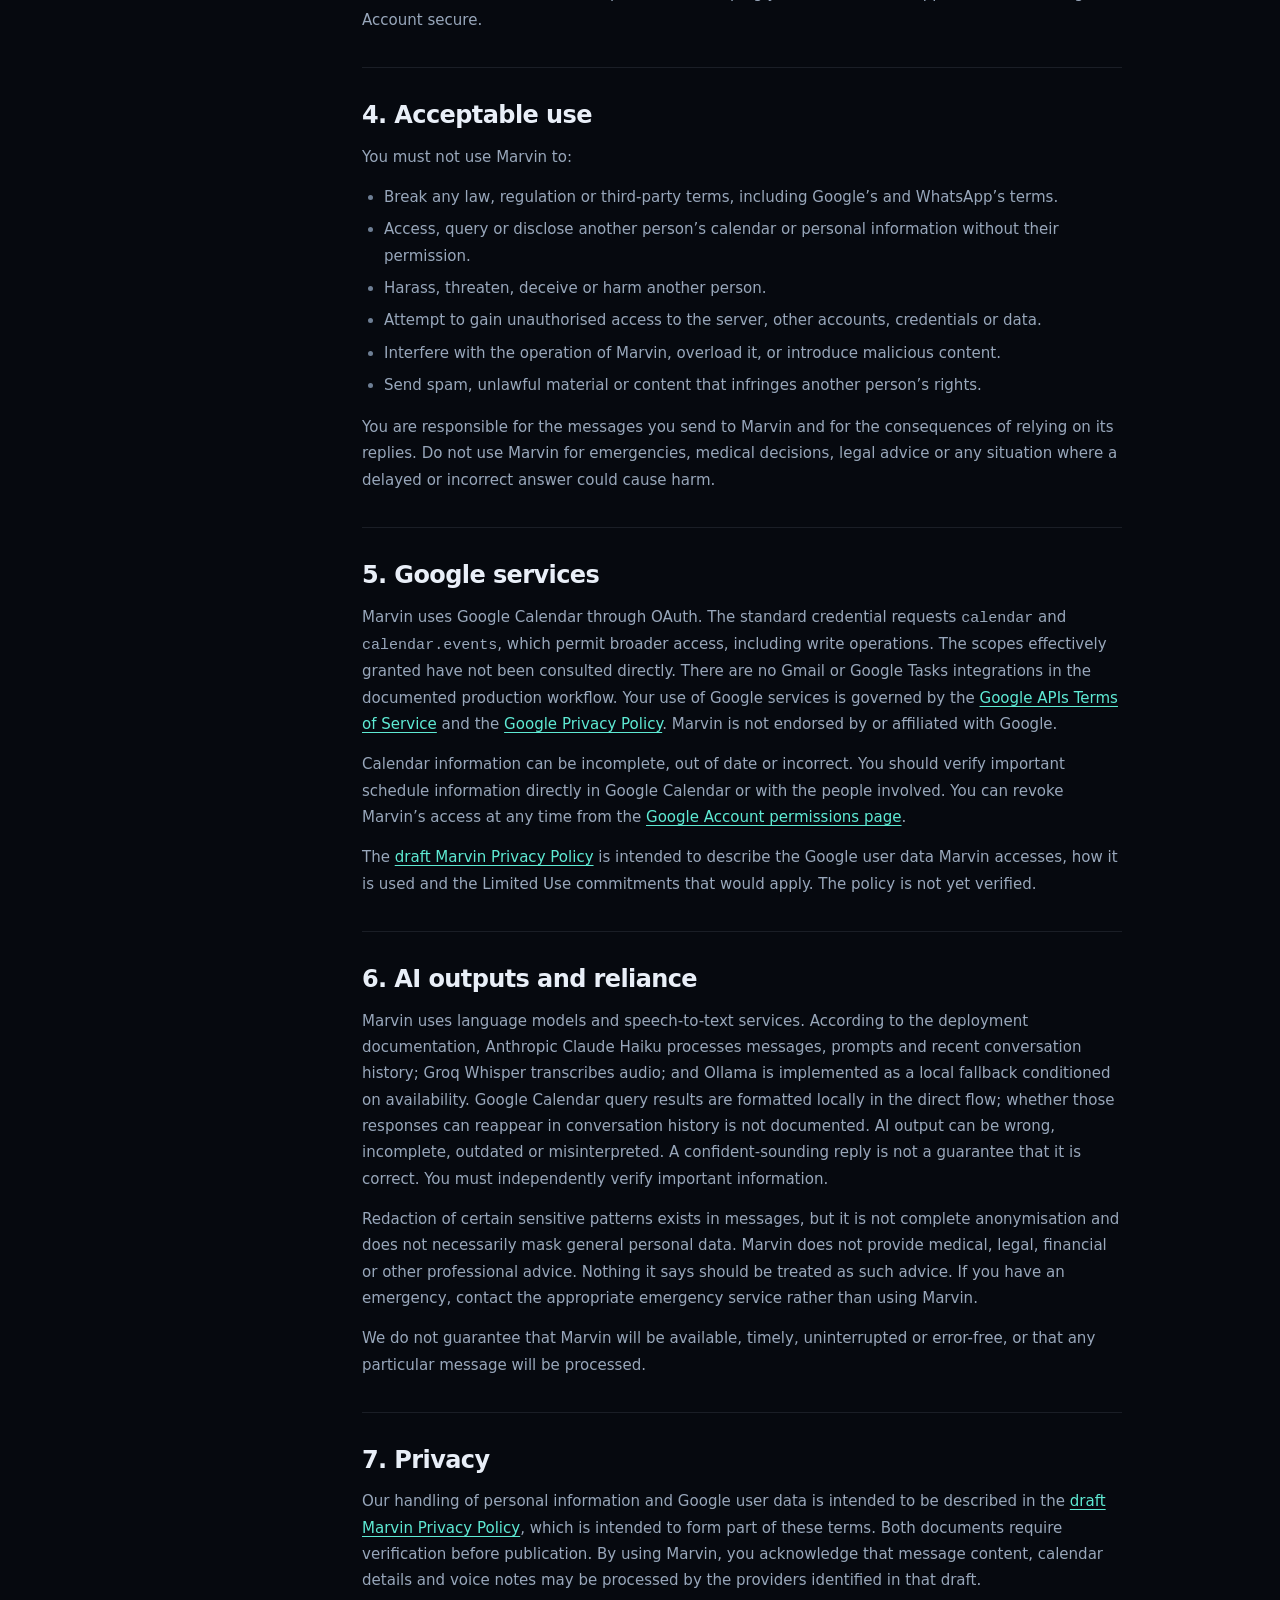
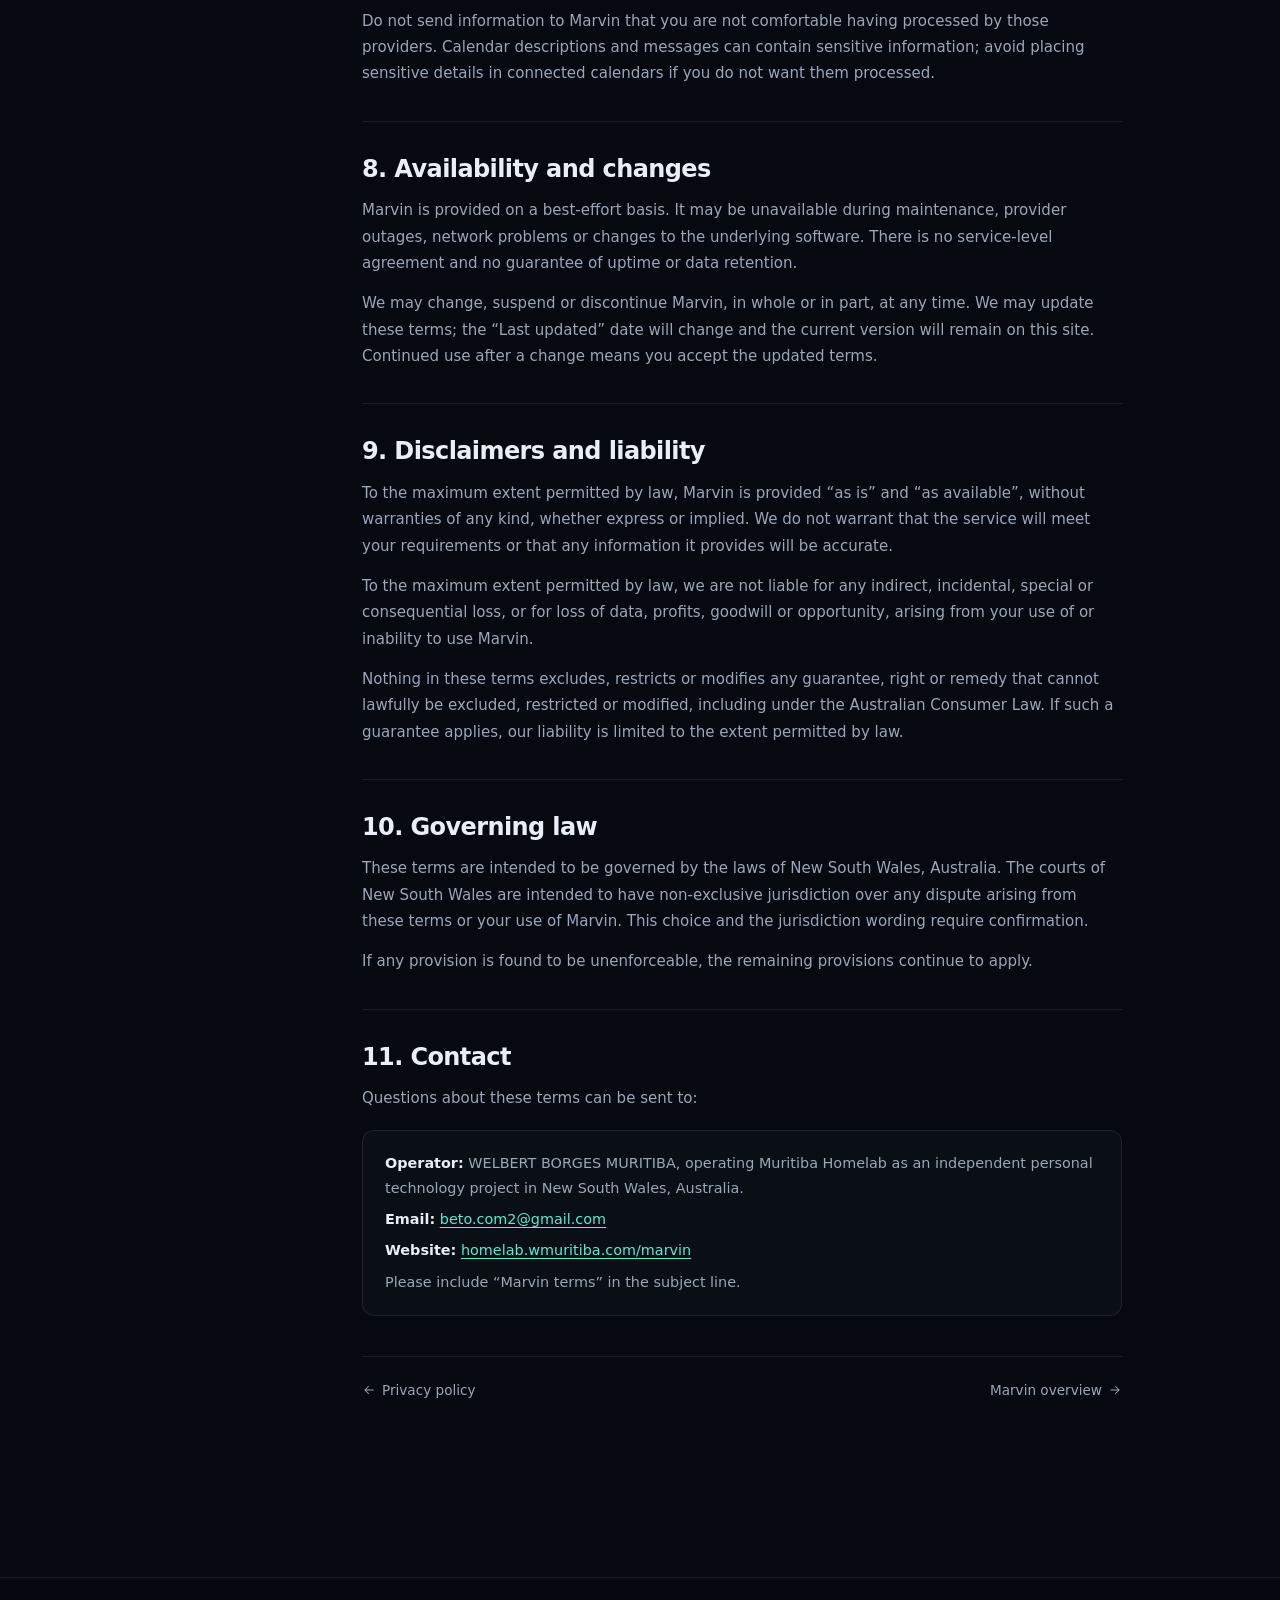
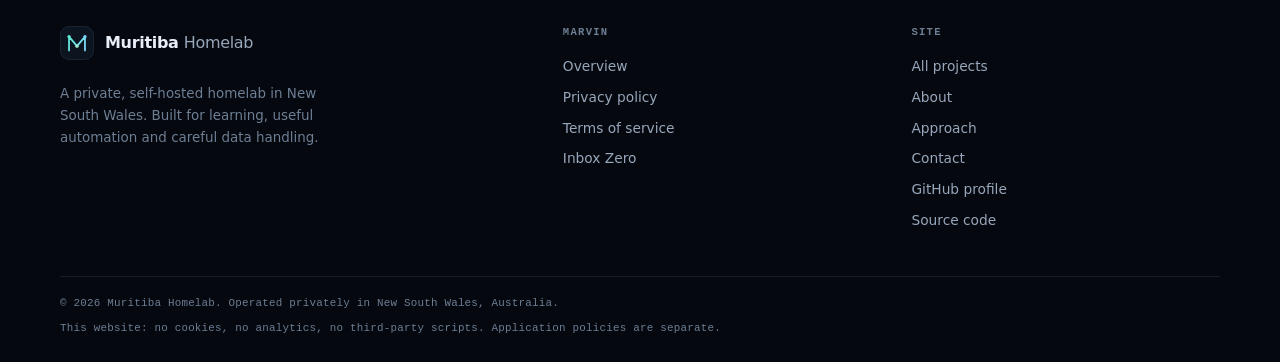
<file: docs/marvin/terms/index.html>
<!doctype html>
<html lang="en-AU">
<head>
  <meta charset="utf-8">
  <meta name="viewport" content="width=device-width, initial-scale=1">
  <meta http-equiv="Content-Security-Policy" content="default-src 'self'; img-src 'self' data:; style-src 'self'; script-src 'self'; font-src 'self'; connect-src 'self'; base-uri 'self'; form-action 'none'">
  <meta name="referrer" content="strict-origin-when-cross-origin">
  <title>Marvin Terms of Service | Muritiba Homelab</title>
  <meta name="description" content="Terms of service for Marvin, the private, self-hosted WhatsApp assistant in the Muritiba Homelab.">
  <link rel="canonical" href="https://homelab.wmuritiba.com/marvin/terms/">
  <meta name="theme-color" content="#06090f">
  <meta name="color-scheme" content="dark">
  <meta property="og:type" content="article">
  <meta property="og:site_name" content="Muritiba Homelab">
  <meta property="og:title" content="Marvin Terms of Service">
  <meta property="og:description" content="Terms of service for the private Marvin deployment.">
  <meta property="og:url" content="https://homelab.wmuritiba.com/marvin/terms/">
  <meta property="og:locale" content="en_AU">
  <link rel="icon" href="../../favicon.svg" type="image/svg+xml">
  <link rel="apple-touch-icon" href="../../assets/apple-touch-icon.png">
  <link rel="stylesheet" href="../../styles.css">
  <script src="../../script.js" defer></script>
</head>
<body>
  <a class="skip-link" href="#main">Skip to content</a>

  <header class="site-header">
    <div class="container header-inner">
      <a class="brand" href="../../" aria-label="Muritiba Homelab — home">
        <img class="brand-mark" src="../../assets/mark.svg" alt="" width="34" height="34">
        <span class="brand-text">Muritiba <span>Homelab</span></span>
      </a>

      <button class="nav-toggle" type="button" aria-expanded="false" aria-controls="site-nav" aria-label="Open navigation">
        <svg class="icon-menu" viewBox="0 0 24 24" fill="none" stroke="currentColor" stroke-width="1.8" stroke-linecap="round" aria-hidden="true" focusable="false"><path d="M4 7h16M4 12h16M4 17h16"/></svg>
        <svg class="icon-close" viewBox="0 0 24 24" fill="none" stroke="currentColor" stroke-width="1.8" stroke-linecap="round" aria-hidden="true" focusable="false"><path d="M6 6l12 12M18 6 6 18"/></svg>
      </button>

      <nav class="site-nav" id="site-nav" aria-label="Primary">
        <a href="../../projects/">Projects</a>
        <a href="../../about/">About</a>
        <a href="../../marvin/" aria-current="true">Marvin</a>
        <a href="../../inbox-zero/">Inbox Zero</a>
        <a href="../../#contact">Contact</a>
      </nav>
    </div>
  </header>

  <main id="main">
    <section class="policy-hero">
      <div class="container">
        <nav class="breadcrumb" aria-label="Breadcrumb">
          <a href="../../">Home</a>
          <span aria-hidden="true">/</span>
          <a href="../">Marvin</a>
          <span aria-hidden="true">/</span>
          <span>Terms of service</span>
        </nav>
        <p class="eyebrow">Marvin · Terms</p>
        <h1>Terms of Service</h1>
        <p class="lead">The rules that apply to the private Marvin deployment, including acceptable use, AI limitations and the Google services it relies on.</p>
        <div class="policy-meta">
          <span>Last updated: <time datetime="2026-11-20">20 November 2026</time></span>
          <span>Version 1.0</span>
          <span>Applies to: Marvin</span>
        </div>
      </div>
    </section>

    <div class="container policy-layout">
      <aside class="policy-toc" aria-label="On this page">
        <h2>On this page</h2>
        <ol>
          <li><a href="#agreement">Agreement</a></li>
          <li><a href="#service">The service</a></li>
          <li><a href="#eligibility">Eligibility and access</a></li>
          <li><a href="#acceptable-use">Acceptable use</a></li>
          <li><a href="#google">Google services</a></li>
          <li><a href="#ai">AI outputs and reliance</a></li>
          <li><a href="#privacy">Privacy</a></li>
          <li><a href="#availability">Availability and changes</a></li>
          <li><a href="#liability">Disclaimers and liability</a></li>
          <li><a href="#law">Governing law</a></li>
          <li><a href="#contact">Contact</a></li>
        </ol>
      </aside>

      <article class="policy-body">
        <div class="policy-summary">
          <h2>The short version</h2>
          <p>Marvin is a private, invitation-only assistant. Use it lawfully, only with calendars you are entitled to access, and verify important information rather than relying on an AI reply. The service may change or stop, and it is not an emergency or professional service.</p>
        </div>

        <section class="policy-section" id="agreement">
          <h2>1. Agreement</h2>
          <p>These terms govern your use of Marvin, a private WhatsApp assistant operated as part of the Muritiba Homelab. In these terms, “we”, “us” and “our” refer to the operator of <a href="https://wmuritiba.com">wmuritiba.com</a> who runs the deployment. “You” refers to an authorised user of Marvin.</p>
          <p>By using Marvin, you agree to these terms and to the <a href="../privacy/">Marvin Privacy Policy</a>. If you do not agree, do not use Marvin. If you use Marvin on behalf of another person, you confirm that you are authorised to do so.</p>
          <p>These terms do not govern Google, WhatsApp, Anthropic, Groq or any other third-party service. Your use of those services is subject to their own terms and policies.</p>
        </section>

        <section class="policy-section" id="service">
          <h2>2. The service</h2>
          <p>Marvin receives messages through WhatsApp and currently consults connected Google Calendar events. Creating, changing and cancelling events through natural-language WhatsApp commands is planned for a future stage and is not implemented. The standard OAuth credential requests broader calendar permissions, including write access. Marvin uses language-model and transcription providers to generate replies. The service is self-hosted on private infrastructure and is not offered to the public.</p>
          <p>Marvin is a personal and family tool. It is not a commercial service, a managed product, an emergency service or a substitute for professional advice. Features may be added, changed or removed at any time.</p>
        </section>

        <section class="policy-section" id="eligibility">
          <h2>3. Eligibility and access</h2>
          <p>The deployment documentation describes access as limited to the operator and authorised family members. Whether a public sign-up exists is not documented. The operator may refuse, suspend or revoke access at any time, including for misuse or for security reasons.</p>
          <p>You must be old enough to use WhatsApp and to understand these terms, or use Marvin under appropriate adult supervision. You must only connect or query calendars that you own or are authorised to access. You are responsible for keeping your device, WhatsApp account and Google Account secure.</p>
        </section>

        <section class="policy-section" id="acceptable-use">
          <h2>4. Acceptable use</h2>
          <p>You must not use Marvin to:</p>
          <ul>
            <li>Break any law, regulation or third-party terms, including Google’s and WhatsApp’s terms.</li>
            <li>Access, query or disclose another person’s calendar or personal information without their permission.</li>
            <li>Harass, threaten, deceive or harm another person.</li>
            <li>Attempt to gain unauthorised access to the server, other accounts, credentials or data.</li>
            <li>Interfere with the operation of Marvin, overload it, or introduce malicious content.</li>
            <li>Send spam, unlawful material or content that infringes another person’s rights.</li>
          </ul>
          <p>You are responsible for the messages you send to Marvin and for the consequences of relying on its replies. Do not use Marvin for emergencies, medical decisions, legal advice or any situation where a delayed or incorrect answer could cause harm.</p>
        </section>

        <section class="policy-section" id="google">
          <h2>5. Google services</h2>
          <p>Marvin uses Google Calendar through OAuth. The standard credential requests <code>calendar</code> and <code>calendar.events</code>, which permit broader access, including write operations. The scopes effectively granted have not been consulted directly. There are no Gmail or Google Tasks integrations in the documented production workflow. Your use of Google services is governed by the <a href="https://developers.google.com/terms" rel="noopener">Google APIs Terms of Service</a> and the <a href="https://policies.google.com/privacy" rel="noopener">Google Privacy Policy</a>. Marvin is not endorsed by or affiliated with Google.</p>
          <p>Calendar information can be incomplete, out of date or incorrect. You should verify important schedule information directly in Google Calendar or with the people involved. You can revoke Marvin’s access at any time from the <a href="https://myaccount.google.com/permissions" rel="noopener">Google Account permissions page</a>.</p>
          <p>The <a href="../privacy/">draft Marvin Privacy Policy</a> is intended to describe the Google user data Marvin accesses, how it is used and the Limited Use commitments that would apply. The policy is not yet verified.</p>
        </section>

        <section class="policy-section" id="ai">
          <h2>6. AI outputs and reliance</h2>
          <p>Marvin uses language models and speech-to-text services. According to the deployment documentation, Anthropic Claude Haiku processes messages, prompts and recent conversation history; Groq Whisper transcribes audio; and Ollama is implemented as a local fallback conditioned on availability. Google Calendar query results are formatted locally in the direct flow; whether those responses can reappear in conversation history is not documented. AI output can be wrong, incomplete, outdated or misinterpreted. A confident-sounding reply is not a guarantee that it is correct. You must independently verify important information.</p>
          <p>Redaction of certain sensitive patterns exists in messages, but it is not complete anonymisation and does not necessarily mask general personal data. Marvin does not provide medical, legal, financial or other professional advice. Nothing it says should be treated as such advice. If you have an emergency, contact the appropriate emergency service rather than using Marvin.</p>
          <p>We do not guarantee that Marvin will be available, timely, uninterrupted or error-free, or that any particular message will be processed.</p>
        </section>

        <section class="policy-section" id="privacy">
          <h2>7. Privacy</h2>
          <p>Our handling of personal information and Google user data is intended to be described in the <a href="../privacy/">draft Marvin Privacy Policy</a>, which is intended to form part of these terms. Both documents require verification before publication. By using Marvin, you acknowledge that message content, calendar details and voice notes may be processed by the providers identified in that draft.</p>
          <p>Do not send information to Marvin that you are not comfortable having processed by those providers. Calendar descriptions and messages can contain sensitive information; avoid placing sensitive details in connected calendars if you do not want them processed.</p>
        </section>

        <section class="policy-section" id="availability">
          <h2>8. Availability and changes</h2>
          <p>Marvin is provided on a best-effort basis. It may be unavailable during maintenance, provider outages, network problems or changes to the underlying software. There is no service-level agreement and no guarantee of uptime or data retention.</p>
          <p>We may change, suspend or discontinue Marvin, in whole or in part, at any time. We may update these terms; the “Last updated” date will change and the current version will remain on this site. Continued use after a change means you accept the updated terms.</p>
        </section>

        <section class="policy-section" id="liability">
          <h2>9. Disclaimers and liability</h2>
          <p>To the maximum extent permitted by law, Marvin is provided “as is” and “as available”, without warranties of any kind, whether express or implied. We do not warrant that the service will meet your requirements or that any information it provides will be accurate.</p>
          <p>To the maximum extent permitted by law, we are not liable for any indirect, incidental, special or consequential loss, or for loss of data, profits, goodwill or opportunity, arising from your use of or inability to use Marvin.</p>
          <p>Nothing in these terms excludes, restricts or modifies any guarantee, right or remedy that cannot lawfully be excluded, restricted or modified, including under the Australian Consumer Law. If such a guarantee applies, our liability is limited to the extent permitted by law.</p>
        </section>

        <section class="policy-section" id="law">
          <h2>10. Governing law</h2>
          <p>These terms are intended to be governed by the laws of New South Wales, Australia. The courts of New South Wales are intended to have non-exclusive jurisdiction over any dispute arising from these terms or your use of Marvin. This choice and the jurisdiction wording require confirmation.</p>
          <p>If any provision is found to be unenforceable, the remaining provisions continue to apply.</p>
        </section>

        <section class="policy-section" id="contact">
          <h2>11. Contact</h2>
          <p>Questions about these terms can be sent to:</p>
          <div class="policy-contact">
            <p><strong>Operator:</strong> WELBERT BORGES MURITIBA, operating Muritiba Homelab as an independent personal technology project in New South Wales, Australia.</p>
            <p><strong>Email:</strong> <a href="mailto:beto.com2@gmail.com">beto.com2@gmail.com</a></p>
            <p><strong>Website:</strong> <a href="https://homelab.wmuritiba.com/marvin/">homelab.wmuritiba.com/marvin</a></p>
            <p>Please include “Marvin terms” in the subject line.</p>
          </div>
        </section>

        <nav class="policy-footer-nav" aria-label="Marvin documents">
          <a href="../privacy/">
            <svg viewBox="0 0 24 24" fill="none" stroke="currentColor" stroke-width="1.8" stroke-linecap="round" stroke-linejoin="round" aria-hidden="true" focusable="false"><path d="M19 12H5M11 18l-6-6 6-6"/></svg>
            Privacy policy
          </a>
          <a href="../">Marvin overview
            <svg viewBox="0 0 24 24" fill="none" stroke="currentColor" stroke-width="1.8" stroke-linecap="round" stroke-linejoin="round" aria-hidden="true" focusable="false"><path d="M5 12h14M13 6l6 6-6 6"/></svg>
          </a>
        </nav>
      </article>
    </div>
  </main>

  <footer class="site-footer">
    <div class="container footer-grid">
      <div class="footer-brand">
        <a class="brand" href="../../" aria-label="Muritiba Homelab — home">
          <img class="brand-mark" src="../../assets/mark.svg" alt="" width="34" height="34">
          <span class="brand-text">Muritiba <span>Homelab</span></span>
        </a>
        <p>A private, self-hosted homelab in New South Wales. Built for learning, useful automation and careful data handling.</p>
      </div>
      <div class="footer-col">
        <h3>Marvin</h3>
        <a href="../">Overview</a>
        <a href="../privacy/">Privacy policy</a>
        <a href="./">Terms of service</a>
        <a href="../../inbox-zero/">Inbox Zero</a>
      </div>
      <div class="footer-col">
        <h3>Site</h3>
        <a href="../../projects/">All projects</a>
        <a href="../../about/">About</a>
        <a href="../../#approach">Approach</a>
        <a href="../../#contact">Contact</a>
        <a href="https://github.com/wmuritiba" rel="noopener">GitHub profile</a>
        <a href="https://github.com/wmuritiba/homelab-website" rel="noopener">Source code</a>
      </div>
    </div>
    <div class="container footer-bottom">
      <p>© 2026 Muritiba Homelab. Operated privately in New South Wales, Australia.</p>
      <p>This website: no cookies, no analytics, no third-party scripts. Application policies are separate.</p>
    </div>
  </footer>
</body>
</html>
</file>
<file: docs/styles.css>
/* ==========================================================================
   Muritiba Homelab — site styles
   Static, dependency-free, dark-first.
   ========================================================================== */

:root {
  color-scheme: dark;

  --bg: #06090f;
  --bg-soft: #080d15;
  --surface: #0c141f;
  --surface-2: #101a29;
  --surface-3: #142034;
  --border: rgba(148, 163, 184, 0.14);
  --border-strong: rgba(148, 163, 184, 0.26);
  --text: #e9eff8;
  --text-soft: #c3cede;
  --muted: #98a7bb;
  --faint: #6e7f95;
  --accent: #5eead4;
  --accent-strong: #2dd4bf;
  --accent-soft: rgba(94, 234, 212, 0.12);
  --accent-ink: #042f2e;
  --blue: #7dd3fc;
  --blue-soft: rgba(125, 211, 252, 0.12);
  --amber: #fcd34d;
  --rose: #fda4af;

  --radius-lg: 22px;
  --radius: 16px;
  --radius-sm: 11px;
  --shadow-lg: 0 30px 80px rgba(0, 0, 0, 0.5);
  --shadow: 0 16px 40px rgba(0, 0, 0, 0.32);

  --font-sans: ui-sans-serif, system-ui, -apple-system, "Segoe UI", Roboto,
    "Helvetica Neue", Arial, sans-serif;
  --font-mono: ui-monospace, SFMono-Regular, "SF Mono", Menlo, Consolas,
    "Liberation Mono", monospace;

  --container: 1160px;
  --header-height: 72px;
  --ease: cubic-bezier(0.22, 1, 0.36, 1);
}

*,
*::before,
*::after {
  box-sizing: border-box;
}

html {
  scroll-behavior: smooth;
  scroll-padding-top: calc(var(--header-height) + 24px);
  -webkit-text-size-adjust: 100%;
}

body {
  margin: 0;
  min-height: 100vh;
  background-color: var(--bg);
  background-image:
    radial-gradient(900px 520px at 12% -8%, rgba(45, 212, 191, 0.1), transparent 62%),
    radial-gradient(760px 460px at 92% 2%, rgba(56, 132, 255, 0.09), transparent 60%);
  background-repeat: no-repeat;
  color: var(--text);
  font-family: var(--font-sans);
  font-size: 1rem;
  line-height: 1.65;
  text-rendering: optimizeLegibility;
  -webkit-font-smoothing: antialiased;
}

body::before {
  content: "";
  position: fixed;
  inset: 0;
  z-index: -1;
  pointer-events: none;
  background-image:
    linear-gradient(rgba(148, 163, 184, 0.035) 1px, transparent 1px),
    linear-gradient(90deg, rgba(148, 163, 184, 0.035) 1px, transparent 1px);
  background-size: 72px 72px;
  mask-image: radial-gradient(ellipse 80% 55% at 50% 0%, #000 25%, transparent 78%);
  -webkit-mask-image: radial-gradient(ellipse 80% 55% at 50% 0%, #000 25%, transparent 78%);
}

img,
svg {
  display: block;
  max-width: 100%;
}

a {
  color: var(--accent);
  text-decoration-thickness: 1px;
  text-underline-offset: 3px;
}

a:hover {
  color: #99f6e4;
}

p,
ul,
ol {
  margin-top: 0;
}

h1,
h2,
h3,
h4 {
  margin: 0;
  line-height: 1.15;
  letter-spacing: -0.025em;
  text-wrap: balance;
}

h1 {
  font-size: clamp(2.4rem, 6vw, 4.4rem);
  font-weight: 650;
  letter-spacing: -0.045em;
}

h2 {
  font-size: clamp(1.75rem, 3.4vw, 2.65rem);
  font-weight: 620;
  letter-spacing: -0.035em;
}

h3 {
  font-size: 1.22rem;
  font-weight: 620;
}

::selection {
  background: rgba(94, 234, 212, 0.28);
  color: #fff;
}

:focus-visible {
  outline: 2px solid var(--accent);
  outline-offset: 4px;
  border-radius: 4px;
}

.skip-link {
  position: absolute;
  top: -100px;
  left: 16px;
  z-index: 100;
  padding: 10px 16px;
  border-radius: 8px;
  background: var(--accent);
  color: var(--accent-ink);
  font-weight: 700;
  text-decoration: none;
}

.skip-link:focus {
  top: 16px;
  color: var(--accent-ink);
}

.container {
  width: min(100% - 40px, var(--container));
  margin-inline: auto;
}

.container--narrow {
  width: min(100% - 40px, 820px);
  margin-inline: auto;
}

/* --------------------------------------------------------------------------
   Header
   -------------------------------------------------------------------------- */

.site-header {
  position: sticky;
  top: 0;
  z-index: 50;
  height: var(--header-height);
  border-bottom: 1px solid transparent;
  background: rgba(6, 9, 15, 0.72);
  backdrop-filter: blur(18px) saturate(150%);
  -webkit-backdrop-filter: blur(18px) saturate(150%);
}

.site-header.is-scrolled {
  border-bottom-color: var(--border);
  background: rgba(6, 9, 15, 0.9);
}

.header-inner {
  display: flex;
  align-items: center;
  justify-content: space-between;
  gap: 24px;
  height: 100%;
}

.brand {
  display: inline-flex;
  align-items: center;
  gap: 11px;
  color: var(--text);
  text-decoration: none;
  font-weight: 630;
  letter-spacing: -0.02em;
  white-space: nowrap;
}

.brand:hover {
  color: var(--text);
}

.brand-mark {
  width: 34px;
  height: 34px;
  flex: 0 0 auto;
}

.brand-text span {
  color: var(--muted);
  font-weight: 480;
}

.site-nav {
  display: flex;
  align-items: center;
  gap: 4px;
}

.site-nav a {
  display: inline-flex;
  align-items: center;
  min-height: 38px;
  padding: 0 12px;
  border-radius: 8px;
  color: var(--muted);
  font-size: 0.9rem;
  font-weight: 520;
  text-decoration: none;
  transition: color 160ms ease, background-color 160ms ease;
}

.site-nav a:hover {
  color: var(--text);
  background: rgba(148, 163, 184, 0.08);
}

.site-nav a[aria-current="page"],
.site-nav a[aria-current="true"] {
  color: var(--accent);
  background: var(--accent-soft);
}

.nav-toggle {
  display: none;
  align-items: center;
  justify-content: center;
  width: 42px;
  height: 42px;
  padding: 0;
  border: 1px solid var(--border);
  border-radius: 10px;
  background: var(--surface);
  color: var(--text);
  cursor: pointer;
}

.nav-toggle:hover {
  border-color: var(--border-strong);
}

.nav-toggle svg {
  width: 20px;
  height: 20px;
}

.nav-toggle .icon-close {
  display: none;
}

.nav-toggle[aria-expanded="true"] .icon-menu {
  display: none;
}

.nav-toggle[aria-expanded="true"] .icon-close {
  display: block;
}

/* --------------------------------------------------------------------------
   Shared utilities
   -------------------------------------------------------------------------- */

.eyebrow {
  display: inline-flex;
  align-items: center;
  gap: 9px;
  margin: 0 0 18px;
  color: var(--accent);
  font-family: var(--font-mono);
  font-size: 0.74rem;
  font-weight: 550;
  letter-spacing: 0.14em;
  text-transform: uppercase;
}

.eyebrow::before {
  content: "";
  width: 6px;
  height: 6px;
  border-radius: 50%;
  background: var(--accent);
  box-shadow: 0 0 0 4px rgba(94, 234, 212, 0.13);
}

.eyebrow--muted {
  color: var(--muted);
}

.eyebrow--muted::before {
  background: var(--muted);
  box-shadow: 0 0 0 4px rgba(148, 163, 184, 0.1);
}

.lead {
  max-width: 62ch;
  color: var(--muted);
  font-size: clamp(1.02rem, 1.4vw, 1.16rem);
  line-height: 1.7;
}

.section {
  padding: clamp(64px, 9vw, 108px) 0;
}

.section--tight {
  padding: clamp(48px, 6vw, 72px) 0;
}

.section-head {
  display: flex;
  align-items: end;
  justify-content: space-between;
  gap: 32px;
  margin-bottom: clamp(30px, 4vw, 48px);
}

.section-head .lead {
  margin-bottom: 0;
}

.section-head__aside {
  max-width: 440px;
}

.section-title {
  max-width: 720px;
}

.stack-sm > * + * {
  margin-top: 12px;
}

.muted {
  color: var(--muted);
}

.faint {
  color: var(--faint);
}

.mono {
  font-family: var(--font-mono);
}

.rule {
  height: 1px;
  border: 0;
  background: var(--border);
}

/* Buttons */

.button {
  display: inline-flex;
  align-items: center;
  justify-content: center;
  gap: 9px;
  min-height: 46px;
  padding: 0 20px;
  border: 1px solid transparent;
  border-radius: 10px;
  font-size: 0.94rem;
  font-weight: 620;
  line-height: 1;
  text-decoration: none;
  transition: transform 180ms var(--ease), background-color 180ms ease,
    border-color 180ms ease, color 180ms ease;
}

.button:hover {
  transform: translateY(-1px);
}

.button svg {
  width: 16px;
  height: 16px;
  flex: 0 0 auto;
}

.button--primary {
  background: var(--accent);
  color: var(--accent-ink);
}

.button--primary:hover {
  background: #8df5e5;
  color: var(--accent-ink);
}

.button--ghost {
  border-color: var(--border-strong);
  background: rgba(148, 163, 184, 0.04);
  color: var(--text);
}

.button--ghost:hover {
  border-color: rgba(94, 234, 212, 0.45);
  background: rgba(94, 234, 212, 0.07);
  color: var(--text);
}

.button-row {
  display: flex;
  flex-wrap: wrap;
  gap: 12px;
  margin-top: 30px;
}

.button-row--center {
  justify-content: center;
}

.button-row--compact {
  margin-top: 18px;
}

/* Pills and tags */

.pill {
  display: inline-flex;
  align-items: center;
  gap: 6px;
  padding: 4px 9px;
  border: 1px solid var(--border);
  border-radius: 999px;
  background: rgba(148, 163, 184, 0.05);
  color: var(--muted);
  font-family: var(--font-mono);
  font-size: 0.68rem;
  font-weight: 500;
  letter-spacing: 0.04em;
  line-height: 1.5;
  white-space: nowrap;
}

.pill--accent {
  border-color: rgba(94, 234, 212, 0.24);
  background: var(--accent-soft);
  color: var(--accent);
}

.pill--blue {
  border-color: rgba(125, 211, 252, 0.22);
  background: var(--blue-soft);
  color: var(--blue);
}

.tag-row {
  display: flex;
  flex-wrap: wrap;
  gap: 7px;
}

/* --------------------------------------------------------------------------
   Home hero
   -------------------------------------------------------------------------- */

.hero {
  position: relative;
  padding: clamp(56px, 9vw, 104px) 0 clamp(40px, 6vw, 64px);
  overflow: hidden;
}

.hero-grid {
  display: grid;
  grid-template-columns: minmax(0, 1.12fr) minmax(0, 0.88fr);
  gap: clamp(40px, 6vw, 76px);
  align-items: center;
}

.hero h1 {
  max-width: 14ch;
}

.hero h1 .accent {
  background: linear-gradient(100deg, var(--accent) 5%, var(--blue) 85%);
  -webkit-background-clip: text;
  background-clip: text;
  color: transparent;
}

.hero .lead {
  margin-top: 24px;
}

.hero-note {
  display: flex;
  flex-wrap: wrap;
  align-items: center;
  gap: 8px 18px;
  margin-top: 30px;
  color: var(--faint);
  font-family: var(--font-mono);
  font-size: 0.72rem;
  letter-spacing: 0.03em;
}

.hero-note span {
  display: inline-flex;
  align-items: center;
  gap: 7px;
}

.hero-note span::before {
  content: "";
  width: 5px;
  height: 5px;
  border-radius: 50%;
  background: var(--accent-strong);
}

/* System / topology panel */

.system-card {
  position: relative;
  border: 1px solid var(--border-strong);
  border-radius: var(--radius-lg);
  background: linear-gradient(160deg, rgba(20, 32, 52, 0.92), rgba(8, 13, 21, 0.96));
  box-shadow: var(--shadow-lg);
  overflow: hidden;
}

.system-card::before {
  content: "";
  position: absolute;
  inset: -60% -20% auto;
  height: 70%;
  background: radial-gradient(closest-side, rgba(45, 212, 191, 0.16), transparent);
  pointer-events: none;
}

.system-bar {
  position: relative;
  display: flex;
  align-items: center;
  gap: 12px;
  padding: 14px 18px;
  border-bottom: 1px solid var(--border);
  background: rgba(6, 9, 15, 0.45);
  color: var(--faint);
  font-family: var(--font-mono);
  font-size: 0.67rem;
  letter-spacing: 0.06em;
}

.system-dots {
  display: inline-flex;
  gap: 5px;
}

.system-dots i {
  width: 7px;
  height: 7px;
  border-radius: 50%;
  background: var(--border-strong);
}

.system-dots i:first-child {
  background: rgba(253, 164, 175, 0.7);
}

.system-dots i:nth-child(2) {
  background: rgba(252, 211, 77, 0.7);
}

.system-dots i:last-child {
  background: rgba(94, 234, 212, 0.7);
}

.system-bar__status {
  margin-left: auto;
  color: var(--accent);
}

.system-body {
  position: relative;
  display: grid;
  gap: 1px;
  padding: 14px;
}

.node-row {
  display: grid;
  grid-template-columns: 38px minmax(0, 1fr) auto;
  align-items: center;
  gap: 12px;
  padding: 13px 12px;
  border: 1px solid transparent;
  border-radius: 12px;
  background: rgba(148, 163, 184, 0.025);
}

.node-row + .node-row {
  margin-top: 7px;
}

.node-row:hover {
  border-color: var(--border);
  background: rgba(148, 163, 184, 0.05);
}

.node-icon {
  display: grid;
  place-items: center;
  width: 38px;
  height: 38px;
  border: 1px solid var(--border);
  border-radius: 10px;
  background: var(--surface-2);
  color: var(--accent);
}

.node-icon svg {
  width: 18px;
  height: 18px;
}

.node-copy strong {
  display: block;
  font-size: 0.9rem;
  font-weight: 600;
  letter-spacing: -0.01em;
}

.node-copy span {
  display: block;
  margin-top: 1px;
  color: var(--faint);
  font-family: var(--font-mono);
  font-size: 0.67rem;
  letter-spacing: 0.02em;
}

.system-foot {
  display: flex;
  align-items: center;
  justify-content: space-between;
  gap: 12px;
  padding: 12px 18px;
  border-top: 1px solid var(--border);
  color: var(--faint);
  font-family: var(--font-mono);
  font-size: 0.66rem;
  letter-spacing: 0.04em;
}

.system-foot strong {
  color: var(--accent);
  font-weight: 550;
}

/* Stats strip */

.stats {
  display: grid;
  grid-template-columns: repeat(4, 1fr);
  border-top: 1px solid var(--border);
  border-bottom: 1px solid var(--border);
}

.stat {
  padding: 22px 24px;
}

.stat + .stat {
  border-left: 1px solid var(--border);
}

.stat strong {
  display: block;
  color: var(--text);
  font-size: 1.35rem;
  font-weight: 620;
  letter-spacing: -0.03em;
}

.stat span {
  display: block;
  margin-top: 2px;
  color: var(--faint);
  font-family: var(--font-mono);
  font-size: 0.68rem;
  letter-spacing: 0.06em;
  text-transform: uppercase;
}

/* --------------------------------------------------------------------------
   Project cards
   -------------------------------------------------------------------------- */

.project-grid {
  display: grid;
  grid-template-columns: repeat(2, minmax(0, 1fr));
  gap: 20px;
}

.project-card {
  position: relative;
  display: flex;
  flex-direction: column;
  padding: clamp(24px, 3vw, 34px);
  border: 1px solid var(--border);
  border-radius: var(--radius-lg);
  background: linear-gradient(165deg, rgba(16, 26, 41, 0.9), rgba(8, 13, 21, 0.9));
  overflow: hidden;
  transition: border-color 220ms ease, transform 220ms var(--ease),
    box-shadow 220ms ease;
}

.project-card::after {
  content: "";
  position: absolute;
  inset: auto -30% -55% 20%;
  height: 70%;
  border-radius: 50%;
  background: radial-gradient(closest-side, rgba(45, 212, 191, 0.09), transparent);
  pointer-events: none;
  transition: opacity 220ms ease;
  opacity: 0.6;
}

.project-card:hover {
  transform: translateY(-3px);
  border-color: rgba(94, 234, 212, 0.32);
  box-shadow: var(--shadow);
}

.project-card:hover::after {
  opacity: 1;
}

.project-card__top {
  display: flex;
  align-items: flex-start;
  justify-content: space-between;
  gap: 16px;
  margin-bottom: 22px;
}

.app-icon {
  display: grid;
  place-items: center;
  width: 52px;
  height: 52px;
  border: 1px solid var(--border-strong);
  border-radius: 14px;
  background: var(--surface-2);
  color: var(--accent);
}

.app-icon svg {
  width: 26px;
  height: 26px;
}

.app-icon--blue {
  color: var(--blue);
}

.project-index {
  color: var(--faint);
  font-family: var(--font-mono);
  font-size: 0.7rem;
  letter-spacing: 0.08em;
}

.project-card h3 {
  font-size: clamp(1.5rem, 2.4vw, 2rem);
  letter-spacing: -0.035em;
}

.project-card__tagline {
  margin: 8px 0 0;
  color: var(--text-soft);
  font-size: 1rem;
}

.project-card__body {
  margin: 16px 0 24px;
  color: var(--muted);
  font-size: 0.94rem;
}

.project-card__meta {
  display: flex;
  flex-wrap: wrap;
  gap: 7px;
  margin-top: auto;
}

.project-card__links {
  display: flex;
  flex-wrap: wrap;
  align-items: center;
  gap: 10px 18px;
  margin-top: 24px;
  padding-top: 20px;
  border-top: 1px solid var(--border);
}

.project-card__links a {
  display: inline-flex;
  align-items: center;
  gap: 6px;
  color: var(--text);
  font-size: 0.88rem;
  font-weight: 580;
  text-decoration: none;
}

.project-card__links a:hover {
  color: var(--accent);
}

.project-card__links a svg {
  width: 14px;
  height: 14px;
}

.project-card__links .link-subtle {
  color: var(--faint);
  font-weight: 480;
}

.project-card__links .link-subtle:hover {
  color: var(--muted);
}

.project-card--placeholder {
  grid-column: 1 / -1;
  border-style: dashed;
  background: rgba(12, 20, 31, 0.45);
  justify-content: center;
  min-height: 200px;
}

.project-card--placeholder:hover {
  transform: none;
  border-color: var(--border-strong);
  box-shadow: none;
}

/* --------------------------------------------------------------------------
   Capabilities
   -------------------------------------------------------------------------- */

.cap-grid {
  display: grid;
  grid-template-columns: repeat(3, minmax(0, 1fr));
  gap: 1px;
  border: 1px solid var(--border);
  border-radius: var(--radius-lg);
  background: var(--border);
  overflow: hidden;
}

.cap-card {
  padding: 28px;
  background: var(--bg-soft);
}

.cap-card__icon {
  display: grid;
  place-items: center;
  width: 36px;
  height: 36px;
  margin-bottom: 18px;
  border: 1px solid var(--border);
  border-radius: 9px;
  background: var(--surface);
  color: var(--accent);
}

.cap-card__icon svg {
  width: 17px;
  height: 17px;
}

.cap-card h3 {
  font-size: 1.02rem;
  letter-spacing: -0.015em;
}

.cap-card p {
  margin: 9px 0 0;
  color: var(--muted);
  font-size: 0.9rem;
  line-height: 1.65;
}

/* --------------------------------------------------------------------------
   Approach
   -------------------------------------------------------------------------- */

.approach-grid {
  display: grid;
  grid-template-columns: minmax(0, 0.78fr) minmax(0, 1.22fr);
  gap: clamp(36px, 6vw, 84px);
  align-items: start;
}

.approach-intro {
  position: sticky;
  top: calc(var(--header-height) + 32px);
}

.principle-list {
  display: grid;
  gap: 0;
  margin: 0;
  padding: 0;
  list-style: none;
  border-top: 1px solid var(--border);
}

.principle {
  display: grid;
  grid-template-columns: 46px minmax(0, 1fr);
  gap: 18px;
  padding: 24px 0;
  border-bottom: 1px solid var(--border);
}

.principle__num {
  color: var(--accent);
  font-family: var(--font-mono);
  font-size: 0.72rem;
  letter-spacing: 0.06em;
  line-height: 1.9;
}

.principle h3 {
  font-size: 1.05rem;
}

.principle p {
  margin: 7px 0 0;
  color: var(--muted);
  font-size: 0.92rem;
}

/* --------------------------------------------------------------------------
   OAuth / disclosure panel
   -------------------------------------------------------------------------- */

.oauth-panel {
  display: grid;
  grid-template-columns: minmax(0, 1fr) minmax(0, 1fr);
  gap: clamp(28px, 5vw, 64px);
  padding: clamp(28px, 4vw, 48px);
  border: 1px solid rgba(125, 211, 252, 0.18);
  border-radius: var(--radius-lg);
  background:
    radial-gradient(600px 260px at 100% 0%, rgba(125, 211, 252, 0.08), transparent 70%),
    linear-gradient(160deg, rgba(16, 26, 41, 0.92), rgba(8, 13, 21, 0.92));
}

.oauth-panel h2 {
  font-size: clamp(1.6rem, 2.6vw, 2.15rem);
}

.oauth-panel p {
  color: var(--muted);
  font-size: 0.94rem;
}

.disclosure-list {
  display: grid;
  gap: 1px;
  margin: 0;
  padding: 0;
  list-style: none;
  border: 1px solid var(--border);
  border-radius: 12px;
  background: var(--border);
  overflow: hidden;
}

.disclosure-list li {
  background: rgba(8, 13, 21, 0.7);
}

.disclosure-list a {
  display: flex;
  align-items: center;
  justify-content: space-between;
  gap: 16px;
  padding: 14px 16px;
  color: var(--text);
  font-size: 0.88rem;
  font-weight: 560;
  text-decoration: none;
}

.disclosure-list a:hover {
  background: rgba(94, 234, 212, 0.05);
  color: var(--accent);
}

.disclosure-list span {
  color: var(--faint);
  font-family: var(--font-mono);
  font-size: 0.68rem;
  font-weight: 400;
}

/* --------------------------------------------------------------------------
   Contact CTA
   -------------------------------------------------------------------------- */

.contact-panel {
  position: relative;
  padding: clamp(34px, 5vw, 60px);
  border: 1px solid var(--border-strong);
  border-radius: var(--radius-lg);
  background:
    radial-gradient(700px 300px at 15% 0%, rgba(45, 212, 191, 0.12), transparent 65%),
    linear-gradient(150deg, rgba(20, 32, 52, 0.9), rgba(8, 13, 21, 0.95));
  overflow: hidden;
}

.contact-panel h2 {
  max-width: 18ch;
}

.contact-panel p {
  max-width: 56ch;
  margin: 16px 0 0;
  color: var(--muted);
}

.contact-actions {
  display: flex;
  flex-wrap: wrap;
  align-items: center;
  gap: 14px 24px;
  margin-top: 28px;
}

.contact-email {
  color: var(--text-soft);
  font-family: var(--font-mono);
  font-size: 0.86rem;
  text-decoration: none;
}

.contact-email:hover {
  color: var(--accent);
}

/* --------------------------------------------------------------------------
   Footer
   -------------------------------------------------------------------------- */

.site-footer {
  margin-top: clamp(48px, 7vw, 88px);
  border-top: 1px solid var(--border);
  background: rgba(6, 9, 15, 0.6);
}

.footer-grid {
  display: grid;
  grid-template-columns: 1.5fr 1fr 1fr;
  gap: 40px;
  padding: 48px 0 40px;
}

.footer-brand p {
  max-width: 34ch;
  margin: 14px 0 0;
  color: var(--faint);
  font-size: 0.84rem;
}

.footer-col h3 {
  margin-bottom: 13px;
  color: var(--faint);
  font-family: var(--font-mono);
  font-size: 0.66rem;
  font-weight: 550;
  letter-spacing: 0.12em;
  text-transform: uppercase;
}

.footer-col a {
  display: block;
  width: fit-content;
  padding: 4px 0;
  color: var(--muted);
  font-size: 0.86rem;
  text-decoration: none;
}

.footer-col a:hover {
  color: var(--text);
}

.footer-bottom {
  display: flex;
  flex-wrap: wrap;
  align-items: center;
  justify-content: space-between;
  gap: 8px 24px;
  padding: 18px 0 26px;
  border-top: 1px solid var(--border);
  color: var(--faint);
  font-family: var(--font-mono);
  font-size: 0.68rem;
  letter-spacing: 0.02em;
}

.footer-bottom p {
  margin: 0;
}

/* --------------------------------------------------------------------------
   Inner page hero (projects and policies)
   -------------------------------------------------------------------------- */

.page-hero {
  padding: clamp(40px, 6vw, 72px) 0 clamp(34px, 4vw, 54px);
  border-bottom: 1px solid var(--border);
}

.breadcrumb {
  display: flex;
  flex-wrap: wrap;
  align-items: center;
  gap: 8px;
  margin-bottom: 30px;
  color: var(--faint);
  font-family: var(--font-mono);
  font-size: 0.7rem;
  letter-spacing: 0.02em;
}

.breadcrumb a {
  color: var(--muted);
  text-decoration: none;
}

.breadcrumb a:hover {
  color: var(--accent);
}

.breadcrumb span[aria-hidden] {
  color: var(--faint);
}

.app-hero {
  display: grid;
  grid-template-columns: minmax(0, 1fr) auto;
  gap: 32px;
  align-items: start;
}

.app-hero__title {
  display: flex;
  align-items: center;
  gap: 18px;
  margin-bottom: 14px;
}

.app-hero__title .app-icon {
  width: 64px;
  height: 64px;
  border-radius: 17px;
}

.app-hero__title .app-icon svg {
  width: 32px;
  height: 32px;
}

.app-hero h1 {
  font-size: clamp(2.2rem, 5vw, 3.6rem);
}

.app-hero__tagline {
  max-width: 60ch;
  margin: 0;
  color: var(--text-soft);
  font-size: clamp(1.05rem, 1.8vw, 1.28rem);
  line-height: 1.6;
}

.app-hero__actions {
  display: flex;
  flex-wrap: wrap;
  gap: 10px;
  margin-top: 26px;
}

.app-hero__side {
  display: grid;
  gap: 10px;
  min-width: 210px;
}

.meta-card {
  padding: 14px 16px;
  border: 1px solid var(--border);
  border-radius: 12px;
  background: rgba(12, 20, 31, 0.65);
}

.meta-card span {
  display: block;
  color: var(--faint);
  font-family: var(--font-mono);
  font-size: 0.64rem;
  letter-spacing: 0.08em;
  text-transform: uppercase;
}

.meta-card strong {
  display: block;
  margin-top: 3px;
  font-size: 0.86rem;
  font-weight: 560;
}

.app-hero__badges {
  display: flex;
  flex-wrap: wrap;
  gap: 7px;
  margin-top: 20px;
}

/* --------------------------------------------------------------------------
   Project detail content
   -------------------------------------------------------------------------- */

.feature-grid {
  display: grid;
  grid-template-columns: repeat(3, minmax(0, 1fr));
  gap: 16px;
}

.feature-card {
  padding: 24px;
  border: 1px solid var(--border);
  border-radius: var(--radius);
  background: rgba(12, 20, 31, 0.6);
}

.feature-card__icon {
  display: grid;
  place-items: center;
  width: 34px;
  height: 34px;
  margin-bottom: 16px;
  border: 1px solid var(--border);
  border-radius: 9px;
  background: var(--surface-2);
  color: var(--accent);
}

.feature-card__icon svg {
  width: 16px;
  height: 16px;
}

.feature-card h3 {
  font-size: 1rem;
}

.feature-card p {
  margin: 8px 0 0;
  color: var(--muted);
  font-size: 0.89rem;
}

.split {
  display: grid;
  grid-template-columns: minmax(0, 0.92fr) minmax(0, 1.08fr);
  gap: clamp(32px, 6vw, 72px);
  align-items: start;
}

.split h2 {
  max-width: 18ch;
}

.split .lead {
  margin-top: 16px;
}

.info-list {
  margin: 0;
  padding: 0;
  list-style: none;
  border-top: 1px solid var(--border);
}

.info-list li {
  display: grid;
  grid-template-columns: 26px minmax(0, 1fr);
  gap: 12px;
  padding: 16px 0;
  border-bottom: 1px solid var(--border);
  color: var(--muted);
  font-size: 0.91rem;
}

.info-list svg {
  width: 18px;
  height: 18px;
  margin-top: 3px;
  color: var(--accent);
}

.info-list strong {
  display: block;
  margin-bottom: 2px;
  color: var(--text);
  font-weight: 580;
}

/* Data table */

.table-wrap {
  max-width: 100%;
  border: 1px solid var(--border);
  border-radius: 12px;
  overflow-x: auto;
}

.data-table {
  width: 100%;
  min-width: 620px;
  border-collapse: collapse;
  font-size: 0.87rem;
  text-align: left;
}

.data-table th,
.data-table td {
  padding: 13px 16px;
  border-bottom: 1px solid var(--border);
  vertical-align: top;
}

.data-table caption {
  padding: 0 0 10px;
  color: var(--faint);
  font-size: 0.78rem;
  text-align: left;
}

.data-table th {
  background: rgba(148, 163, 184, 0.045);
  color: var(--faint);
  font-family: var(--font-mono);
  font-size: 0.64rem;
  font-weight: 550;
  letter-spacing: 0.08em;
  text-transform: uppercase;
  white-space: nowrap;
}

.data-table td {
  color: var(--muted);
}

.data-table td strong {
  color: var(--text);
  font-weight: 580;
}

.data-table tr:last-child td {
  border-bottom: 0;
}

.data-table code {
  color: var(--text-soft);
  font-family: var(--font-mono);
  font-size: 0.78rem;
}

/* Callouts */

.callout {
  padding: 20px 22px;
  border: 1px solid rgba(94, 234, 212, 0.2);
  border-left: 3px solid var(--accent);
  border-radius: 0 12px 12px 0;
  background: rgba(94, 234, 212, 0.055);
  color: var(--text-soft);
  font-size: 0.9rem;
}

.callout p {
  margin: 0;
}

.callout p + p {
  margin-top: 10px;
}

.callout strong {
  color: var(--text);
}

.callout--neutral {
  border-color: var(--border-strong);
  border-left-color: var(--blue);
  background: rgba(125, 211, 252, 0.045);
}

.callout__label {
  display: block;
  margin-bottom: 6px;
  color: var(--accent);
  font-family: var(--font-mono);
  font-size: 0.64rem;
  font-weight: 550;
  letter-spacing: 0.1em;
  text-transform: uppercase;
}

.callout--neutral .callout__label {
  color: var(--blue);
}

.callout--spaced {
  margin-top: 22px;
}

/* Draft notices for legal pages */

.draft-banner {
  margin: 22px 0 0;
  padding: 18px 20px;
  border: 1px solid rgba(252, 211, 77, 0.28);
  border-left: 3px solid var(--amber);
  border-radius: 0 12px 12px 0;
  background: rgba(252, 211, 77, 0.06);
  color: var(--text-soft);
  font-size: 0.88rem;
}

.draft-banner p {
  margin: 0;
}

.draft-banner p + p {
  margin-top: 9px;
}

.draft-banner strong {
  color: var(--amber);
  font-weight: 650;
  letter-spacing: 0.02em;
}

.draft-banner ul {
  margin: 9px 0 0;
  padding-left: 20px;
}

.draft-banner li {
  margin: 4px 0;
  color: var(--muted);
}

.draft-banner code {
  color: var(--text-soft);
  font-family: var(--font-mono);
  font-size: 0.8em;
}

.draft-note {
  margin: 18px 0;
  padding: 14px 16px;
  border: 1px solid rgba(252, 211, 77, 0.22);
  border-radius: 10px;
  background: rgba(252, 211, 77, 0.045);
  color: var(--muted);
  font-size: 0.86rem;
}

.draft-note strong {
  color: var(--amber);
  font-weight: 580;
}

.policy-meta .draft-meta {
  color: var(--amber);
}

/* --------------------------------------------------------------------------
   Policy pages
   -------------------------------------------------------------------------- */

.policy-hero {
  padding: clamp(36px, 5vw, 60px) 0 clamp(28px, 3vw, 40px);
  border-bottom: 1px solid var(--border);
}

.policy-hero h1 {
  font-size: clamp(2.1rem, 4.6vw, 3.25rem);
}

.policy-meta {
  display: flex;
  flex-wrap: wrap;
  gap: 8px 20px;
  margin-top: 18px;
  color: var(--faint);
  font-family: var(--font-mono);
  font-size: 0.7rem;
  letter-spacing: 0.02em;
}

.policy-layout {
  display: grid;
  grid-template-columns: 230px minmax(0, 1fr);
  gap: clamp(32px, 6vw, 72px);
  align-items: start;
  padding: clamp(36px, 5vw, 60px) 0 clamp(56px, 7vw, 88px);
}

.policy-layout > * {
  min-width: 0;
}

.policy-toc {
  position: sticky;
  top: calc(var(--header-height) + 28px);
  min-width: 0;
  padding: 18px;
  border: 1px solid var(--border);
  border-radius: 12px;
  background: rgba(12, 20, 31, 0.55);
}

.policy-toc h2 {
  margin-bottom: 12px;
  color: var(--faint);
  font-family: var(--font-mono);
  font-size: 0.63rem;
  font-weight: 550;
  letter-spacing: 0.12em;
  text-transform: uppercase;
}

.policy-toc ol {
  display: grid;
  gap: 2px;
  margin: 0;
  padding: 0;
  list-style: none;
  counter-reset: toc;
}

.policy-toc li {
  counter-increment: toc;
}

.policy-toc a {
  display: block;
  padding: 4px 0;
  color: var(--muted);
  font-size: 0.78rem;
  line-height: 1.4;
  text-decoration: none;
}

.policy-toc a::before {
  content: counter(toc, decimal-leading-zero) "  ";
  color: var(--faint);
  font-family: var(--font-mono);
  font-size: 0.64rem;
}

.policy-toc a:hover {
  color: var(--accent);
}

.policy-body {
  max-width: 760px;
  min-width: 0;
}

.policy-body > *:first-child {
  margin-top: 0;
}

.policy-summary {
  margin-bottom: 36px;
  padding: 22px 24px;
  border: 1px solid var(--border);
  border-radius: 14px;
  background: rgba(12, 20, 31, 0.6);
}

.policy-summary h2 {
  margin-bottom: 10px;
  font-size: 0.95rem;
  letter-spacing: -0.01em;
}

.policy-summary p {
  margin: 0;
  color: var(--muted);
  font-size: 0.9rem;
}

.policy-summary p + p {
  margin-top: 9px;
}

.policy-section {
  padding-top: 34px;
  margin-top: 34px;
  border-top: 1px solid var(--border);
}

.policy-section:first-of-type {
  padding-top: 0;
  margin-top: 0;
  border-top: 0;
}

.policy-section h2 {
  margin-bottom: 14px;
  font-size: clamp(1.25rem, 2.2vw, 1.5rem);
  letter-spacing: -0.025em;
}

.policy-section h3 {
  margin: 24px 0 8px;
  font-size: 1rem;
}

.policy-body p,
.policy-body li {
  color: var(--muted);
  font-size: 0.94rem;
  line-height: 1.75;
}

.policy-body p {
  margin: 0 0 14px;
}

.policy-body ul,
.policy-body ol {
  margin: 0 0 16px;
  padding-left: 22px;
}

.policy-body li {
  margin: 6px 0;
}

.policy-body li::marker {
  color: var(--faint);
}

.policy-body strong {
  color: var(--text);
  font-weight: 580;
}

.policy-body a {
  overflow-wrap: anywhere;
}

.policy-body .table-wrap {
  margin: 18px 0 22px;
}

.policy-body .callout {
  margin: 20px 0 24px;
}

.policy-contact {
  margin-top: 18px;
  padding: 20px 22px;
  border: 1px solid var(--border);
  border-radius: 12px;
  background: rgba(148, 163, 184, 0.035);
}

.policy-contact p {
  margin: 0;
  font-size: 0.9rem;
}

.policy-contact p + p {
  margin-top: 6px;
}

.policy-footer-nav {
  display: flex;
  flex-wrap: wrap;
  justify-content: space-between;
  gap: 12px;
  margin-top: 40px;
  padding-top: 22px;
  border-top: 1px solid var(--border);
}

.policy-footer-nav a {
  display: inline-flex;
  align-items: center;
  gap: 6px;
  color: var(--muted);
  font-size: 0.85rem;
  text-decoration: none;
}

.policy-footer-nav a:hover {
  color: var(--accent);
}

.policy-footer-nav svg {
  width: 14px;
  height: 14px;
}

/* --------------------------------------------------------------------------
   404
   -------------------------------------------------------------------------- */

.error-page {
  display: grid;
  place-items: center;
  min-height: calc(100vh - var(--header-height));
  padding: 60px 0;
  text-align: center;
}

.error-code {
  margin: 0;
  color: var(--accent);
  font-family: var(--font-mono);
  font-size: clamp(4rem, 12vw, 8rem);
  font-weight: 600;
  letter-spacing: -0.08em;
  line-height: 1;
}

.error-page h1 {
  margin-top: 12px;
  font-size: clamp(1.8rem, 4vw, 2.6rem);
}

.error-page p {
  max-width: 46ch;
  margin: 14px auto 0;
  color: var(--muted);
}

/* --------------------------------------------------------------------------
   Motion
   -------------------------------------------------------------------------- */

@media (prefers-reduced-motion: no-preference) {
  .hero-copy > *,
  .system-card {
    animation: rise 700ms var(--ease) both;
  }

  .hero-copy > *:nth-child(2) {
    animation-delay: 60ms;
  }

  .hero-copy > *:nth-child(3) {
    animation-delay: 110ms;
  }

  .hero-copy > *:nth-child(4) {
    animation-delay: 160ms;
  }

  .system-card {
    animation-delay: 120ms;
  }

  @keyframes rise {
    from {
      opacity: 0;
      transform: translateY(14px);
    }
    to {
      opacity: 1;
      transform: translateY(0);
    }
  }
}

/* --------------------------------------------------------------------------
   Responsive
   -------------------------------------------------------------------------- */

@media (max-width: 980px) {
  .hero-grid,
  .approach-grid,
  .oauth-panel,
  .split {
    grid-template-columns: 1fr;
  }

  .hero h1 {
    max-width: 16ch;
  }

  .approach-intro {
    position: static;
  }

  .system-card {
    max-width: 560px;
  }

  .footer-grid {
    grid-template-columns: 1.4fr 1fr 1fr;
  }

  .policy-layout {
    grid-template-columns: 1fr;
  }

  .policy-toc {
    position: static;
    order: -1;
  }

  .policy-toc ol {
    grid-template-columns: repeat(2, minmax(0, 1fr));
    gap: 2px 18px;
  }
}

@media (max-width: 820px) {
  .nav-toggle {
    display: inline-flex;
  }

  .site-nav {
    position: absolute;
    top: calc(100% + 1px);
    left: 20px;
    right: 20px;
    display: none;
    flex-direction: column;
    align-items: stretch;
    gap: 2px;
    padding: 10px;
    border: 1px solid var(--border-strong);
    border-radius: 14px;
    background: #080d15;
    box-shadow: var(--shadow-lg);
  }

  .site-nav.is-open {
    display: flex;
  }

  .site-nav a {
    min-height: 44px;
    padding: 0 14px;
    font-size: 0.95rem;
  }

  .app-hero {
    grid-template-columns: 1fr;
  }

  .app-hero__side {
    grid-template-columns: repeat(2, minmax(0, 1fr));
    min-width: 0;
  }

  .stats {
    grid-template-columns: repeat(2, 1fr);
  }

  .stat:nth-child(3) {
    border-left: 0;
    border-top: 1px solid var(--border);
  }

  .stat:nth-child(4) {
    border-top: 1px solid var(--border);
  }

  .cap-grid,
  .feature-grid {
    grid-template-columns: repeat(2, minmax(0, 1fr));
  }

  .project-grid {
    grid-template-columns: 1fr;
  }

  .footer-grid {
    grid-template-columns: 1fr 1fr;
  }

  .footer-brand {
    grid-column: 1 / -1;
  }
}

@media (max-width: 620px) {
  .container,
  .container--narrow {
    width: min(100% - 32px, var(--container));
  }

  .section-head {
    display: block;
  }

  .section-head__aside {
    margin-top: 16px;
  }

  .app-hero__title {
    align-items: flex-start;
  }

  .app-hero__title .app-icon {
    width: 54px;
    height: 54px;
    border-radius: 14px;
  }

  .app-hero__title .app-icon svg {
    width: 27px;
    height: 27px;
  }

  .app-hero__side {
    grid-template-columns: 1fr;
  }

  .cap-grid,
  .feature-grid {
    grid-template-columns: 1fr;
  }

  .cap-grid {
    border-radius: var(--radius);
  }

  .stats {
    grid-template-columns: 1fr;
  }

  .stat + .stat {
    border-left: 0;
    border-top: 1px solid var(--border);
  }

  .policy-toc ol {
    grid-template-columns: 1fr;
  }

  .footer-grid {
    grid-template-columns: 1fr;
    gap: 28px;
  }

  .footer-bottom {
    font-size: 0.64rem;
  }

  .node-row {
    grid-template-columns: 34px minmax(0, 1fr);
  }

  .node-row > .pill {
    display: none;
  }
}

/* --------------------------------------------------------------------------
   Reduced motion
   -------------------------------------------------------------------------- */

@media (prefers-reduced-motion: reduce) {
  html {
    scroll-behavior: auto;
  }

  *,
  *::before,
  *::after {
    animation-duration: 0.01ms !important;
    animation-iteration-count: 1 !important;
    transition-duration: 0.01ms !important;
    scroll-behavior: auto !important;
  }
}

/* --------------------------------------------------------------------------
   Print
   -------------------------------------------------------------------------- */

@media print {
  :root {
    color-scheme: light;
  }

  body {
    background: #fff;
    color: #111;
  }

  body::before,
  .site-header,
  .site-footer,
  .policy-toc,
  .skip-link,
  .breadcrumb,
  .app-hero__actions,
  .policy-footer-nav {
    display: none !important;
  }

  .policy-layout {
    display: block;
    padding: 0;
  }

  .policy-body {
    max-width: none;
  }

  .policy-hero {
    padding: 0 0 20px;
  }

  h1,
  h2,
  h3,
  .policy-body p,
  .policy-body li,
  .policy-body strong,
  .data-table td,
  .data-table strong {
    color: #111 !important;
  }

  .policy-section {
    break-inside: avoid;
  }

  a {
    color: #111;
    text-decoration: underline;
  }

  .callout,
  .policy-summary,
  .policy-contact,
  .table-wrap {
    border-color: #ccc;
    background: #fff;
  }
}
</file>
